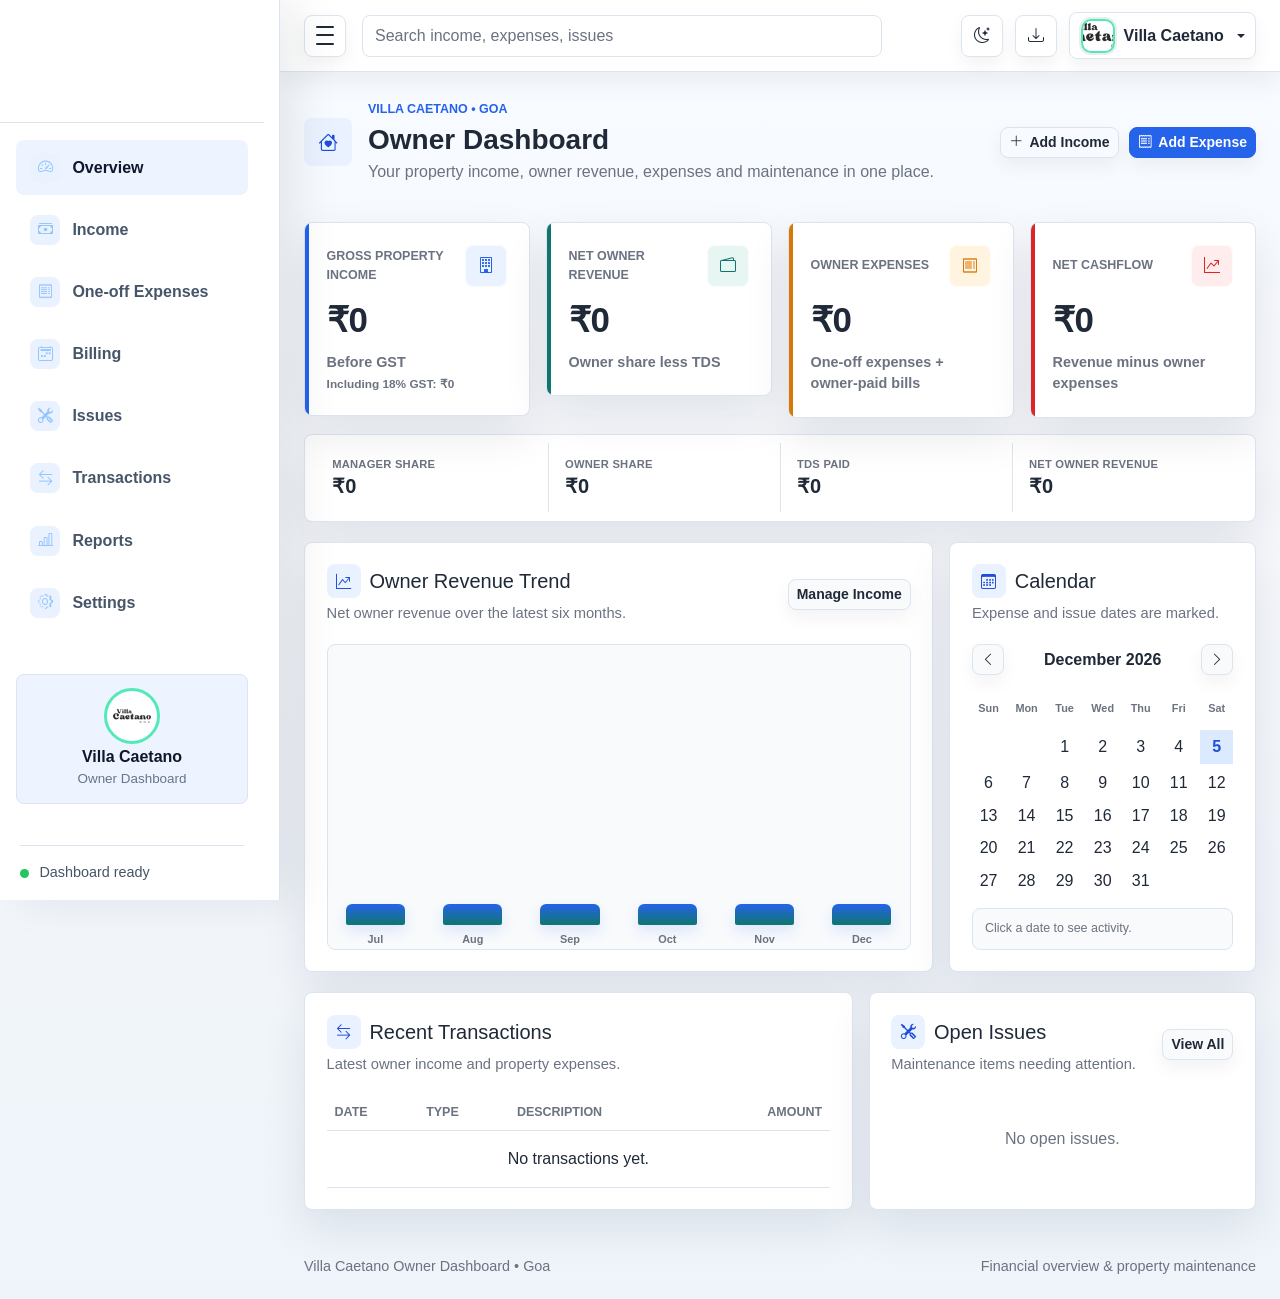
<file: index.html>
<!DOCTYPE html>
<!DOCTYPE html>
<!DOCTYPE html>
<html lang="en">
 <head>
  <meta charset="utf-8"/>
  <meta content="width=device-width, initial-scale=1.0" name="viewport"/>
  <meta content="Villa Caetano Owner Dashboard" name="description"/>
  <title>
   Owner Dashboard | Villa Caetano
  </title>
  <link href="assets/images/brand/villa-caetano/logo-black.png" rel="icon"/>
  <link href="assets/css/bootstrap.min.css" rel="stylesheet"/>
  <link href="assets/vendors/bootstrap-icons/bootstrap-icons.css" rel="stylesheet"/>
  <link href="assets/css/style.css" rel="stylesheet"/>
 </head>
 <body data-page="dashboard">
  <div class="admin-shell">
   <div class="sidebar-backdrop" data-sidebar-close="">
   </div>
   <aside aria-label="Main navigation" class="admin-sidebar" id="adminSidebar">
    <div class="sidebar-header">
     <a aria-label="Villa Caetano dashboard" class="brand-mark" href="index.html">
      <div class="sidebar-logo-wrap">
       <img alt="Villa Caetano Goa" class="vc-logo" src="assets/images/brand/villa-caetano/logo-white.png"/>
      </div>
     </a>
    </div>
    <nav class="sidebar-nav">
     <a class="nav-link" data-page="dashboard" href="index.html">
      <span class="nav-icon">
       <i class="bi bi-speedometer2">
       </i>
      </span>
      <span class="nav-text">
       Overview
      </span>
     </a>
     <a class="nav-link" data-page="income" href="income.html">
      <span class="nav-icon">
       <i class="bi bi-cash-stack">
       </i>
      </span>
      <span class="nav-text">
       Income
      </span>
     </a>
     <a class="nav-link" data-page="expenses" href="expenses.html">
      <span class="nav-icon">
       <i class="bi bi-receipt">
       </i>
      </span>
      <span class="nav-text">
       One-off Expenses
      </span>
     </a>
     <a class="nav-link" data-page="billing" href="monthly-billing.html">
      <span class="nav-icon"><i class="bi bi-calendar2-week"></i></span>
      <span class="nav-text">Billing</span>
     </a>
<a class="nav-link" data-page="issues" href="issues.html">
      <span class="nav-icon">
       <i class="bi bi-tools">
       </i>
      </span>
      <span class="nav-text">
       Issues
      </span>
     </a>
<a class="nav-link" data-page="transactions" href="transactions.html">
      <span class="nav-icon">
       <i class="bi bi-arrow-left-right">
       </i>
      </span>
      <span class="nav-text">
       Transactions
      </span>
     </a>
     <a class="nav-link" data-page="reports" href="reports.html">
      <span class="nav-icon"><i class="bi bi-bar-chart-line"></i></span>
      <span class="nav-text">Reports</span>
     </a>
     <a class="nav-link" data-page="settings" href="settings.html">
      <span class="nav-icon">
       <i class="bi bi-gear">
       </i>
      </span>
      <span class="nav-text">
       Settings
      </span>
     </a>
    </nav>
    <div class="sidebar-user">
     <img alt="Villa Caetano" class="avatar-img avatar-md sidebar-user-avatar" src="assets/images/brand/villa-caetano/logo-black.png"/>
     <strong>
      Villa Caetano
     </strong>
     <small>
      Owner Dashboard
     </small>
    </div>
    <div class="sidebar-footer">
     <span class="status-dot">
     </span>
     <span class="sidebar-footer-text">
      Dashboard ready
     </span>
    </div>
   </aside>
   <div class="admin-main">
    <nav class="navbar admin-navbar navbar-expand bg-white">
     <div class="container-fluid px-3 px-lg-4">
      <button aria-controls="adminSidebar" aria-expanded="true" aria-label="Toggle sidebar" class="sidebar-toggle" data-sidebar-toggle="" type="button">
       <span>
       </span>
       <span>
       </span>
       <span>
       </span>
      </button>
      <a class="d-lg-none ms-2" href="index.html">
       <img alt="Villa Caetano" class="vc-logo-navbar" src="assets/images/brand/villa-caetano/logo-black.png"/>
      </a>
      <form class="d-none d-md-flex ms-3 flex-grow-1" role="search">
       <input aria-label="Search" class="form-control search-input" placeholder="Search income, expenses, issues" type="search"/>
      </form>
      <div class="navbar-actions ms-auto">
       <button aria-label="Switch color theme" class="icon-button theme-toggle" data-theme-toggle="" type="button">
        <i class="bi bi-moon-stars" data-theme-icon="">
        </i>
       </button>
       <button aria-label="Export backup" class="icon-button" data-export="" title="Export backup" type="button">
        <i class="bi bi-download">
        </i>
       </button>
       <div class="dropdown">
        <button class="profile-button dropdown-toggle" data-bs-toggle="dropdown" type="button">
         <img alt="Villa Caetano" class="avatar-img avatar-sm" src="assets/images/brand/villa-caetano/logo-black.png"/>
         <span class="profile-name d-none d-sm-inline">
          Villa Caetano
         </span>
        </button>
        <ul class="dropdown-menu dropdown-menu-end">
         <li>
          <a class="dropdown-item" href="settings.html">
           Dashboard settings
          </a>
         </li>
         <li>
          <a class="dropdown-item" href="index.html">
           Overview
          </a>
         </li>
        </ul>
       </div>
      </div>
     </div>
    </nav>
    <main class="dashboard-content">
     <div class="container-fluid px-3 px-lg-4 py-4">
      <div class="page-heading">
       <div class="page-heading-copy">
        <span class="page-icon">
         <i class="bi bi-house-heart">
         </i>
        </span>
        <div>
         <p class="eyebrow mb-1">
          Villa Caetano • Goa
         </p>
         <h1 class="h3 mb-1">
          Owner Dashboard
         </h1>
         <p class="text-muted mb-0">
          Your property income, owner revenue, expenses and maintenance in one place.
         </p>
        </div>
       </div>
       <div class="heading-actions">
        <a class="btn btn-outline-secondary btn-sm" href="income.html">
         <i class="bi bi-plus-lg">
         </i>
         Add Income
        </a>
        <a class="btn btn-vc btn-sm" href="expenses.html">
         <i class="bi bi-receipt">
         </i>
         Add Expense
        </a>
       </div>
      </div>
      <section aria-label="Financial metrics" class="row g-3 mt-1">
       <div class="col-12 col-sm-6 col-xl-3">
        <article class="metric-card metric-primary">
         <div class="metric-top">
          <span class="metric-label">
           Gross Property Income
          </span>
          <span class="metric-icon">
           <i class="bi bi-building">
           </i>
          </span>
         </div>
         <div class="metric-value vc-money" id="gross-income">
          ₹0
         </div>
         <div class="metric-meta metric-subvalue">
          <span>
           Before GST
          </span>
          <strong id="gross-income-with-gst">
           Including 18% GST: ₹0
          </strong>
         </div>
        </article>
       </div>
       <div class="col-12 col-sm-6 col-xl-3">
        <article class="metric-card metric-success">
         <div class="metric-top">
          <span class="metric-label">
           Net Owner Revenue
          </span>
          <span class="metric-icon">
           <i class="bi bi-wallet2">
           </i>
          </span>
         </div>
         <div class="metric-value vc-money" id="net-revenue">
          ₹0
         </div>
         <div class="metric-meta">
          <span>
           Owner share less TDS
          </span>
         </div>
        </article>
       </div>
       <div class="col-12 col-sm-6 col-xl-3">
        <article class="metric-card metric-warning">
         <div class="metric-top">
          <span class="metric-label">
           Owner Expenses
          </span>
          <span class="metric-icon">
           <i class="bi bi-receipt">
           </i>
          </span>
         </div>
         <div class="metric-value vc-money" id="owner-expenses">
          ₹0
         </div>
         <div class="metric-meta">
          <span>
           One-off expenses + owner-paid bills
          </span>
         </div>
        </article>
       </div>
       <div class="col-12 col-sm-6 col-xl-3">
        <article class="metric-card metric-danger">
         <div class="metric-top">
          <span class="metric-label">
           Net Cashflow
          </span>
          <span class="metric-icon">
           <i class="bi bi-graph-up-arrow">
           </i>
          </span>
         </div>
         <div class="metric-value vc-money" id="net-cashflow">
          ₹0
         </div>
         <div class="metric-meta">
          <span>
           Revenue minus owner expenses
          </span>
         </div>
        </article>
       </div>
      </section>
      <section class="panel mt-3 income-breakdown-panel income-breakdown-thin" aria-label="Income breakdown">
       <div class="vc-breakdown">
        <div class="vc-breakdown-item vc-breakdown-thin-item">
         <span>Manager Share</span><strong id="manager-share">₹0</strong>
        </div>
        <div class="vc-breakdown-item vc-breakdown-thin-item">
         <span>Owner Share</span><strong id="owner-share">—</strong>
        </div>
        <div class="vc-breakdown-item vc-breakdown-thin-item">
         <span>TDS Paid</span><strong id="tds-paid">₹0</strong>
        </div>
        <div class="vc-breakdown-item vc-breakdown-thin-item">
         <span>Net Owner Revenue</span><strong id="net-revenue-2">—</strong>
        </div>
       </div>
      </section>
      <section class="row g-3 mt-1 dashboard-trend-row">
       <div class="col-12 col-xl-8">
        <div class="panel h-100 dashboard-chart-panel trend-panel">
         <div class="panel-header">
          <div>
           <h2 class="h5 mb-1 section-title">
            <i class="bi bi-graph-up-arrow">
            </i>
            <span>
             Owner Revenue Trend
            </span>
           </h2>
           <p class="text-muted mb-0">
            Net owner revenue over the latest six months.
           </p>
          </div>
          <a class="btn btn-light btn-sm" href="income.html">
           Manage Income
          </a>
         </div>
         <div aria-label="Owner revenue trend" class="vc-trend-chart" id="trend-chart">
         </div>
        </div>
       </div>
       <div class="col-12 col-xl-4">
        <div class="panel h-100 dashboard-chart-panel calendar-panel">
         <div class="panel-header">
          <div>
           <h2 class="h5 mb-1 section-title">
            <i class="bi bi-calendar3">
            </i>
            <span>
             Calendar
            </span>
           </h2>
           <p class="text-muted mb-0">
            Expense and issue dates are marked.
           </p>
          </div>
         </div>
         <div class="vc-calendar" id="vc-calendar">
         </div>
        </div>
       </div>
      </section>
      <section class="row g-3 mt-1">
       <div class="col-12 col-xl-7">
        <div class="panel" id="transactions">
         <div class="panel-header">
          <div>
           <h2 class="h5 mb-1 section-title">
            <i class="bi bi-arrow-left-right">
            </i>
            <span>
             Recent Transactions
            </span>
           </h2>
           <p class="text-muted mb-0">
            Latest owner income and property expenses.
           </p>
          </div>
         </div>
         <div class="table-responsive">
          <table class="table align-middle mb-0">
           <thead>
            <tr>
             <th>
              Date
             </th>
             <th>
              Type
             </th>
             <th>
              Description
             </th>
             <th class="text-end">
              Amount
             </th>
            </tr>
           </thead>
           <tbody id="recent-transactions">
           </tbody>
          </table>
         </div>
        </div>
       </div>
       <div class="col-12 col-xl-5">
        <div class="panel h-100">
         <div class="panel-header">
          <div>
           <h2 class="h5 mb-1 section-title">
            <i class="bi bi-tools">
            </i>
            <span>
             Open Issues
            </span>
           </h2>
           <p class="text-muted mb-0">
            Maintenance items needing attention.
           </p>
          </div>
          <a class="btn btn-light btn-sm" href="issues.html">
           View All
          </a>
         </div>
         <div class="vc-list" id="issue-list">
         </div>
        </div>
       </div>
      </section>
     </div>
    </main>
    <footer class="admin-footer">
     <div class="container-fluid px-3 px-lg-4">
      <span>
       Villa Caetano Owner Dashboard • Goa
      </span>
      <span>
       Financial overview &amp; property maintenance
      </span>
     </div>
    </footer>
   </div>
  </div>
  <script src="assets/js/bootstrap.bundle.min.js">
  </script>
  <script src="assets/js/main.js">
  </script>
  <script src="assets/js/villa-caetano.js">
  </script>
 </body>
</html>
</file>
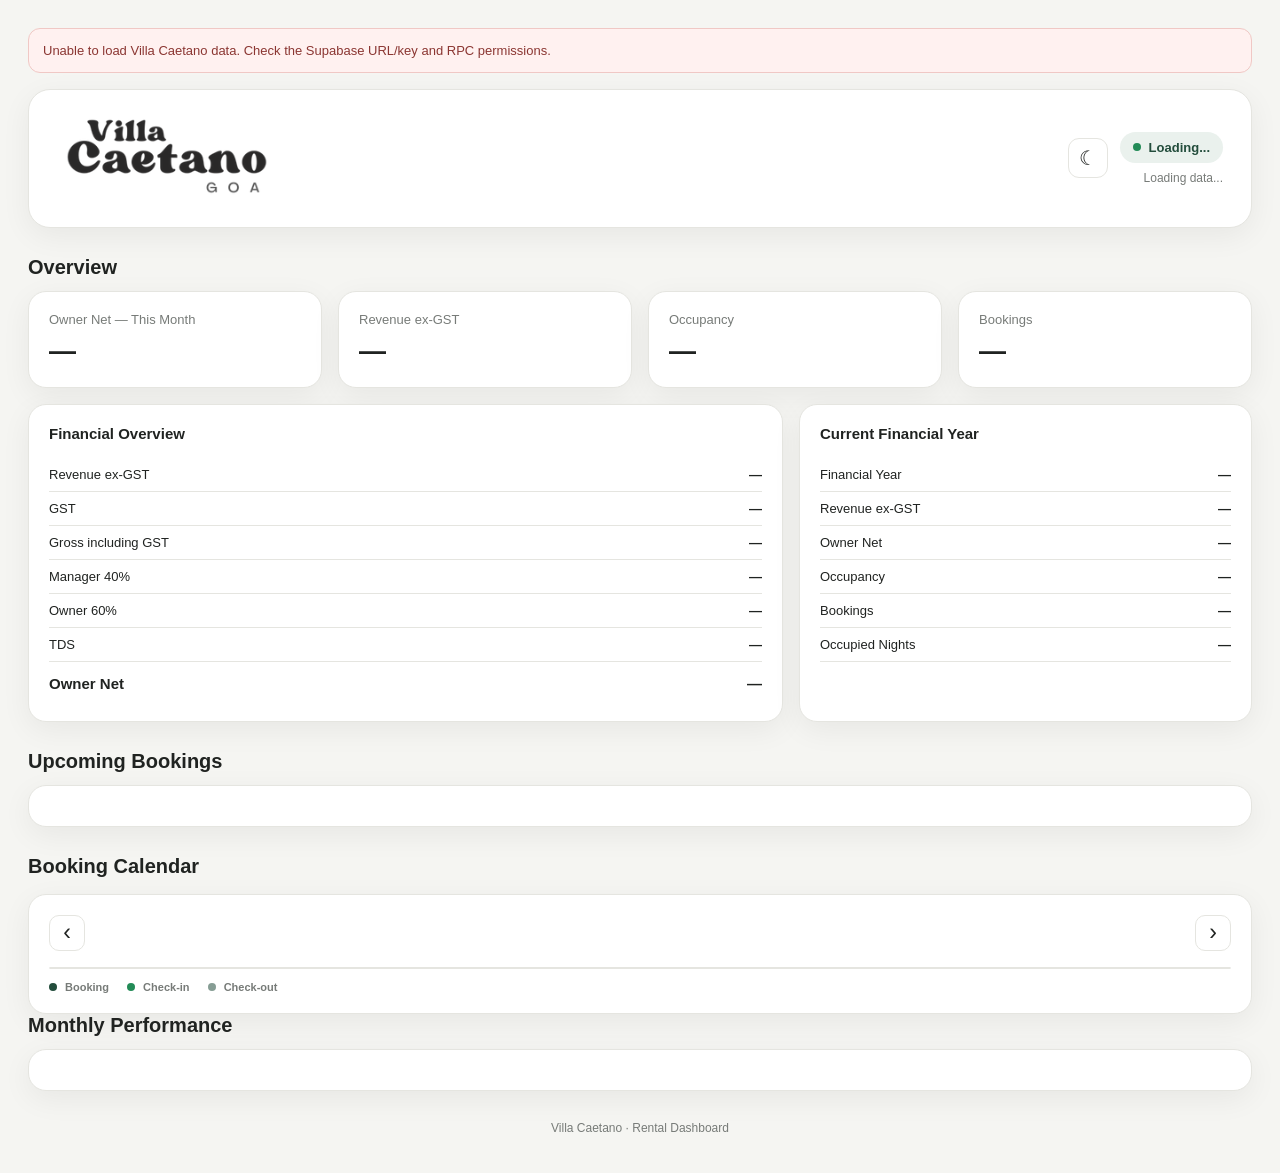
<file: rental/index.html>
<!doctype html>
<html lang="en">
<head>
<meta charset="utf-8">
<meta name="viewport" content="width=device-width,initial-scale=1">
<title>Villa Caetano — Rental Dashboard</title>
<style>
:root{
  --bg:#f5f5f2;
  --card:#ffffff;
  --text:#202321;
  --muted:#777b78;
  --border:#e5e5e0;
  --accent:#234d3c;
  --soft:#eaf1ed;
  --ok:#238b57;
  --table:#fafaf8;
  --source-bg:#f1f2ef;
  --source-text:#5d625e;
  --error-bg:#fff1f0;
  --error-border:#f0c8c5;
  --error-text:#8b3632;
  --shadow:0 8px 30px rgba(20,25,22,.06);
  --radius:18px;
}
html[data-theme="dark"]{
  --bg:#151816;
  --card:#1e2421;
  --text:#eef2ef;
  --muted:#9ba59f;
  --border:#343d38;
  --accent:#9bc5af;
  --soft:#26352d;
  --ok:#5bc98c;
  --table:#191e1b;
  --source-bg:#2b332f;
  --source-text:#c3cbc6;
  --error-bg:#351f1e;
  --error-border:#69413e;
  --error-text:#f0aaa4;
  --shadow:0 8px 30px rgba(0,0,0,.20);
}
*{box-sizing:border-box}
html{color-scheme:light}
html[data-theme="dark"]{color-scheme:dark}
body{
  margin:0;
  background:var(--bg);
  color:var(--text);
  font-family:Inter,-apple-system,BlinkMacSystemFont,"Segoe UI",sans-serif;
  transition:background .2s ease,color .2s ease;
}
.container{max-width:1400px;margin:auto;padding:28px}
header,.card{
  background:var(--card);
  border:1px solid var(--border);
  box-shadow:var(--shadow);
  transition:background .2s ease,border-color .2s ease,box-shadow .2s ease;
}
header{
  border-radius:22px;
  padding:24px 28px;
  display:flex;
  align-items:center;
  justify-content:space-between;
  gap:20px;
  margin-bottom:22px;
}
.logo{width:220px;max-height:90px;object-fit:contain;object-position:left center}
.header-right{text-align:right}
.header-controls{display:flex;align-items:center;justify-content:flex-end;gap:12px}
.theme-toggle{
  width:40px;height:40px;border:1px solid var(--border);border-radius:11px;
  background:var(--card);color:var(--text);cursor:pointer;font-size:20px;
  display:inline-flex;align-items:center;justify-content:center;
  transition:background .2s ease,border-color .2s ease,color .2s ease,transform .15s ease;
}
.theme-toggle:hover{transform:translateY(-1px)}
.status{
  display:inline-flex;align-items:center;gap:8px;padding:8px 13px;border-radius:999px;
  background:var(--soft);color:var(--accent);font-weight:700;font-size:13px
}
.dot{width:8px;height:8px;border-radius:50%;background:var(--ok)}
.last-sync{color:var(--muted);font-size:12px;margin-top:8px}
.section-title{font-size:20px;margin:28px 0 12px}
.grid{display:grid;grid-template-columns:repeat(4,1fr);gap:16px}
.card{border-radius:var(--radius);padding:20px}
.metric-label{color:var(--muted);font-size:13px;margin-bottom:9px}
.metric{font-size:27px;font-weight:750}
.two-col{display:grid;grid-template-columns:1.25fr .75fr;gap:16px;margin-top:16px}
.card-title{font-size:15px;font-weight:700;margin-bottom:16px}
.financial-table{width:100%;border-collapse:collapse;font-size:13px}
.financial-table td{padding:9px 0;border-bottom:1px solid var(--border)}
.financial-table td:last-child{text-align:right;font-weight:650}
.financial-table .total td{font-size:15px;font-weight:800;border-bottom:0;padding-top:13px}
.calendar{display:grid;gap:10px}
.calendar-item{
  display:grid;grid-template-columns:115px 1fr auto;gap:15px;align-items:center;
  padding:15px;border:1px solid var(--border);border-radius:13px;background:var(--table)
}
.calendar-date{font-weight:750;color:var(--accent)}
.calendar-guest{font-weight:700}
.booking-details{color:var(--muted);font-size:13px;margin-top:6px}
.booking-price{font-weight:750}
.source{
  display:inline-block;margin-top:8px;padding:4px 8px;border-radius:7px;
  background:var(--source-bg);color:var(--source-text);font-size:11px;font-weight:650
}
.month-row{
  display:grid;grid-template-columns:130px 1fr 110px 100px;gap:12px;padding:12px 0;
  border-bottom:1px solid var(--border);align-items:center;font-size:13px
}
.month-row:last-child{border-bottom:0}
.month-name{font-weight:700}
.muted{color:var(--muted)}
.error{
  display:none;background:var(--error-bg);border:1px solid var(--error-border);color:var(--error-text);
  padding:14px;border-radius:12px;margin-bottom:16px;font-size:13px
}
footer{text-align:center;color:var(--muted);font-size:12px;padding:30px 0 10px}
@media(max-width:950px){
  .grid{grid-template-columns:repeat(2,1fr)}
  .two-col{grid-template-columns:1fr}
  .month-row{grid-template-columns:1fr 1fr}
}
@media(max-width:600px){
  .container{padding:14px}
  header{padding:18px;flex-direction:column;align-items:flex-start}
  .header-right{text-align:left;width:100%}
  .header-controls{justify-content:flex-start}
  .logo{width:190px}
  .grid{gap:10px}
  .card{padding:15px}
  .metric{font-size:21px}
  .calendar-item{grid-template-columns:1fr;gap:5px}
  .month-row{grid-template-columns:1fr}
}

.booking-calendar-card{margin-top:16px}
.calendar-toolbar{display:flex;align-items:center;justify-content:space-between;margin-bottom:16px}
.cal-month-title{font-size:18px;font-weight:750}
.cal-btn{
  width:36px;height:36px;border:1px solid var(--border);border-radius:10px;
  background:var(--card);color:var(--text);font-size:23px;line-height:1;cursor:pointer
}
.booking-calendar{display:grid;grid-template-columns:repeat(7,1fr);border:1px solid var(--border);border-radius:14px;overflow:hidden}
.cal-weekday{padding:10px 8px;background:var(--table);color:var(--muted);font-size:11px;font-weight:750;text-transform:uppercase;border-right:1px solid var(--border);border-bottom:1px solid var(--border)}
.cal-day{
  min-height:105px;padding:8px;border-right:1px solid var(--border);border-bottom:1px solid var(--border);
  background:var(--card);position:relative
}
.cal-day.empty{background:var(--table)}
.cal-number{font-size:12px;font-weight:700;color:var(--muted);margin-bottom:5px}
.cal-day.today .cal-number{color:var(--accent)}
.cal-booking{
  display:block;margin-top:4px;padding:5px 6px;border-radius:7px;
  background:var(--soft);color:var(--accent);font-size:10px;font-weight:700;
  overflow:hidden;text-overflow:ellipsis;white-space:nowrap
}
.cal-booking.checkin{border-left:3px solid var(--ok)}
.cal-booking.checkout{opacity:.72}
.calendar-legend{display:flex;gap:18px;margin-top:12px;color:var(--muted);font-size:11px}
.legend-dot{display:inline-block;width:8px;height:8px;border-radius:50%;background:var(--accent);margin-right:5px}
.legend-dot.checkin{background:var(--ok)}
.legend-dot.checkout{opacity:.55}
@media(max-width:700px){
  .cal-day{min-height:78px;padding:5px}
  .cal-booking{font-size:9px;padding:4px}
  .cal-weekday{font-size:9px;padding:7px 3px}
}

</style>
</head>
<body>
<main class="container">
<div id="error" class="error"></div>
<header>
<img id="siteLogo" class="logo" src="../assets/images/brand/villa-caetano/logo-black.png" alt="Villa Caetano">
<div class="header-right">
<div class="header-controls">
<button id="themeToggle" class="theme-toggle" type="button" aria-label="Switch color theme" title="Switch color theme">
<span id="themeIcon">☾</span>
</button>
<div>
<div id="status" class="status"><span class="dot"></span><span>Loading...</span></div>
<div id="lastSync" class="last-sync">Loading data...</div>
</div>
</div>
</div>
</header>

<h2 class="section-title">Overview</h2>
<section class="grid">
<div class="card"><div class="metric-label">Owner Net — This Month</div><div id="ownerNet" class="metric">—</div></div>
<div class="card"><div class="metric-label">Revenue ex-GST</div><div id="revenue" class="metric">—</div></div>
<div class="card"><div class="metric-label">Occupancy</div><div id="occupancy" class="metric">—</div></div>
<div class="card"><div class="metric-label">Bookings</div><div id="bookingCount" class="metric">—</div></div>
</section>

<section class="two-col">
<div class="card">
<div class="card-title" id="monthTitle">Financial Overview</div>
<table class="financial-table">
<tr><td>Revenue ex-GST</td><td id="fRevenue">—</td></tr>
<tr><td>GST</td><td id="fGst">—</td></tr>
<tr><td>Gross including GST</td><td id="fGross">—</td></tr>
<tr><td>Manager 40%</td><td id="fManager">—</td></tr>
<tr><td>Owner 60%</td><td id="fOwner">—</td></tr>
<tr><td>TDS</td><td id="fTds">—</td></tr>
<tr class="total"><td>Owner Net</td><td id="fNet">—</td></tr>
</table>
</div>
<div class="card">
<div class="card-title">Current Financial Year</div>
<table class="financial-table">
<tr><td>Financial Year</td><td id="fyName">—</td></tr>
<tr><td>Revenue ex-GST</td><td id="fyRevenue">—</td></tr>
<tr><td>Owner Net</td><td id="fyNet">—</td></tr>
<tr><td>Occupancy</td><td id="fyOccupancy">—</td></tr>
<tr><td>Bookings</td><td id="fyBookings">—</td></tr>
<tr><td>Occupied Nights</td><td id="fyNights">—</td></tr>
</table>
</div>
</section>

<h2 class="section-title">Upcoming Bookings</h2>
<section class="card"><div id="upcoming" class="calendar"></div></section>

<h2 class="section-title">
<section class="section-title">Booking Calendar</section>
<div class="card booking-calendar-card">
  <div class="calendar-toolbar">
    <button id="calPrev" class="cal-btn" type="button">‹</button>
    <div id="calMonth" class="cal-month-title"></div>
    <button id="calNext" class="cal-btn" type="button">›</button>
  </div>
  <div class="booking-calendar" id="bookingCalendar"></div>
  <div class="calendar-legend">
    <span><i class="legend-dot booked"></i> Booking</span>
    <span><i class="legend-dot checkin"></i> Check-in</span>
    <span><i class="legend-dot checkout"></i> Check-out</span>
  </div>
</div>
Monthly Performance</h2>
<section class="card"><div id="monthly"></div></section>

<footer>Villa Caetano · Rental Dashboard</footer>
</main>

<script>
(function(){
  const saved = localStorage.getItem("vc-theme");
  const prefersDark = window.matchMedia && window.matchMedia("(prefers-color-scheme: dark)").matches;
  const theme = saved || (prefersDark ? "dark" : "light");
  document.documentElement.setAttribute("data-theme", theme);
  window.addEventListener("DOMContentLoaded", function(){
    const logo = document.getElementById("siteLogo");
    if (logo) logo.src = theme === "dark"
      ? "../assets/images/brand/villa-caetano/logo-white.png"
      : "../assets/images/brand/villa-caetano/logo-black.png";
  });

  window.addEventListener("DOMContentLoaded", function(){
    const button = document.getElementById("themeToggle");
    const icon = document.getElementById("themeIcon");
    function updateIcon(){
      const dark = document.documentElement.getAttribute("data-theme") === "dark";
      const logo = document.getElementById("siteLogo");
      if (logo) {
        logo.src = dark
          ? "../assets/images/brand/villa-caetano/logo-white.png"
          : "../assets/images/brand/villa-caetano/logo-black.png";
      }
      icon.textContent = dark ? "☀" : "☾";
      button.setAttribute("aria-label", dark ? "Switch to light theme" : "Switch to dark theme");
      button.title = dark ? "Switch to light theme" : "Switch to dark theme";
    }
    updateIcon();
    button.addEventListener("click", function(){
      const dark = document.documentElement.getAttribute("data-theme") === "dark";
      const next = dark ? "light" : "dark";
      document.documentElement.setAttribute("data-theme", next);
      localStorage.setItem("vc-theme", next);
      updateIcon();
    });
  });
})();
</script>
<script>
const SUPABASE_URL=
"https://xmpnwjsqisdvwpoyrgnv.supabase.co";
const SUPABASE_KEY="sb_publishable_zxOKE_9GzAg0qXfMXxY6iw__KFKMih6";
const RPC_URL=`${SUPABASE_URL}/rest/v1/rpc/get_villa_caetano_dashboard`;

const money=v=>"₹"+Number(v||0).toLocaleString("en-IN",{maximumFractionDigits:0});
const dateShort=v=>{if(!v)return"—";return new Date(v+"T00:00:00").toLocaleDateString("en-GB",{day:"numeric",month:"short"})};
const esc=v=>String(v??"").replaceAll("&","&amp;").replaceAll("<","&lt;").replaceAll(">","&gt;").replaceAll('"',"&quot;").replaceAll("'","&#039;");

async function loadDashboard(){
 try{
  const r=await fetch(RPC_URL,{method:"POST",headers:{"apikey":SUPABASE_KEY,"Authorization":`Bearer ${SUPABASE_KEY}`,"Content-Type":"application/json"},body:"{}"});
  if(!r.ok)throw new Error(`Supabase returned HTTP ${r.status}`);
  renderDashboard(await r.json());
 }catch(e){
  console.error(e);
  const box=document.getElementById("error");box.style.display="block";
  box.textContent="Unable to load Villa Caetano data. Check the Supabase URL/key and RPC permissions.";
 }
}

function renderDashboard(d){
 const status=document.getElementById("status");
 status.innerHTML=d.occupied&&d.current?`<span class="dot"></span> OCCUPIED · ${esc(d.current.guest)}`:`<span class="dot"></span> VACANT`;

 if(d.last_sync?.completed_at){
  const x=new Date(d.last_sync.completed_at);
  document.getElementById("lastSync").textContent=`Last synced ${x.toLocaleString("en-GB",{day:"numeric",month:"short",year:"numeric",hour:"2-digit",minute:"2-digit"})} · ${d.last_sync.records_processed||0} bookings`;
 }else document.getElementById("lastSync").textContent="Last sync unavailable";

 const currentKey=new Date().toISOString().slice(0,7),m=d.months?.[currentKey];
 if(m){
  ownerNet.textContent=money(m.owner_net);revenue.textContent=money(m.nbv);
  occupancy.textContent=`${m.occupancy_rate}%`;bookingCount.textContent=m.bookings;
  monthTitle.textContent=`Financial Overview · ${m.month_name} ${m.year}`;
  fRevenue.textContent=money(m.nbv);fGst.textContent=money(m.gst);fGross.textContent=money(m.gross_including_gst);
  fManager.textContent=money(m.manager_40);fOwner.textContent=money(m.owner_60);fTds.textContent=money(m.tds);fNet.textContent=money(m.owner_net);
 }

 const now=new Date();
 const fyKey=now.getMonth()>=3?`FY ${now.getFullYear()}-${String(now.getFullYear()+1).slice(-2)}`:`FY ${now.getFullYear()-1}-${String(now.getFullYear()).slice(-2)}`;
 const fy=d.financial_years?.[fyKey];
 if(fy){
  fyName.textContent=fy.financial_year;fyRevenue.textContent=money(fy.nbv);fyNet.textContent=money(fy.owner_net);
  fyOccupancy.textContent=`${fy.occupancy_rate}%`;fyBookings.textContent=fy.bookings;fyNights.textContent=fy.occupied_nights;
 }

 const today=new Date().toISOString().slice(0,10);
 const upcoming=(d.bookings||[]).filter(b=>b.check_in>=today).sort((a,b)=>a.check_in.localeCompare(b.check_in));
 document.getElementById("upcoming").innerHTML=upcoming.length?upcoming.map(b=>`
 <div class="calendar-item">
  <div class="calendar-date">${dateShort(b.check_in)}</div>
  <div><div class="calendar-guest">${esc(b.guest)}</div>
  <div class="booking-details">${dateShort(b.check_in)} → ${dateShort(b.check_out)} · ${b.nights} night${Number(b.nights)===1?"":"s"} · ${b.adults} adults${Number(b.kids)?` · ${b.kids} kids`:""}</div>
  <span class="source">${esc(b.source)}</span></div>
  <div class="booking-price">${money(b.nbv)}</div>
 </div>`).join(""):`<div class="muted">No upcoming bookings.</div>`;

 const months=Object.values(d.months||{}).sort((a,b)=>`${a.year}-${String(a.month).padStart(2,"0")}`.localeCompare(`${b.year}-${String(b.month).padStart(2,"0")}`));
 document.getElementById("monthly").innerHTML=months.length?months.map(m=>`
 <div class="month-row"><div class="month-name">${esc(m.month_name)} ${m.year}</div>
 <div><strong>${money(m.owner_net)}</strong> <span class="muted">owner net</span></div>
 <div>${m.occupancy_rate}% occupancy</div><div>${m.bookings} booking${Number(m.bookings)===1?"":"s"}</div></div>`).join(""):`<div class="muted">No monthly data available.</div>`;

 // Feed the same Supabase booking data directly into the calendar.
 if (window.renderBookingCalendar) {
   window.renderBookingCalendar(d.bookings || []);
 }
}
loadDashboard();setInterval(loadDashboard,5*60*1000);
</script>

<script>
(function(){
  let calendarDate = new Date();
  let bookingData = [];

  function parseLocalDate(s){
    const p = String(s).split("-");
    return new Date(Number(p[0]), Number(p[1])-1, Number(p[2]));
  }
  function dateKey(d){
    return d.getFullYear()+"-"+String(d.getMonth()+1).padStart(2,"0")+"-"+String(d.getDate()).padStart(2,"0");
  }
  function esc(s){
    return String(s ?? "").replace(/[&<>"']/g, c => ({'&':'&amp;','<':'&lt;','>':'&gt;','"':'&quot;',"'":'&#39;'}[c]));
  }

  window.renderBookingCalendar = function(bookings){
    bookingData = Array.isArray(bookings) ? bookings : [];
    const root = document.getElementById("bookingCalendar");
    const title = document.getElementById("calMonth");
    if(!root || !title) return;

    const y = calendarDate.getFullYear();
    const m = calendarDate.getMonth();
    title.textContent = calendarDate.toLocaleDateString("en-GB",{month:"long",year:"numeric"});

    const first = new Date(y,m,1);
    const days = new Date(y,m+1,0).getDate();
    const offset = (first.getDay()+6)%7; // Monday first
    const today = dateKey(new Date());

    let out = ["Mon","Tue","Wed","Thu","Fri","Sat","Sun"]
      .map(x=>`<div class="cal-weekday">${x}</div>`).join("");

    for(let i=0;i<offset;i++) out += `<div class="cal-day empty"></div>`;

    for(let d=1;d<=days;d++){
      const date = new Date(y,m,d);
      const key = dateKey(date);
      const events = bookingData.filter(b => {
        if(!b.check_in || !b.check_out) return false;
        return key >= b.check_in && key < b.check_out;
      });
      const checkins = bookingData.filter(b => b.check_in === key);
      const checkouts = bookingData.filter(b => b.check_out === key);

      let content = `<div class="cal-number">${d}</div>`;
      events.slice(0,3).forEach(b=>{
        const ci = b.check_in === key;
        content += `<div class="cal-booking ${ci?'checkin':''}" title="${esc(b.guest)} · ${esc(b.check_in)} → ${esc(b.check_out)}">${esc(b.guest)}</div>`;
      });
      if(events.length > 3) content += `<div class="muted" style="font-size:10px;margin-top:3px">+${events.length-3} more</div>`;

      if(checkins.length && !events.some(b=>b.check_in===key)){
        checkins.slice(0,2).forEach(b=>content += `<div class="cal-booking checkin">↘ ${esc(b.guest)}</div>`);
      }
      if(checkouts.length){
        checkouts.slice(0,2).forEach(b=>content += `<div class="cal-booking checkout">↗ ${esc(b.guest)}</div>`);
      }

      out += `<div class="cal-day ${key===today?'today':''}">${content}</div>`;
    }
    root.innerHTML = out;
  };

  document.addEventListener("DOMContentLoaded",()=>{
    document.getElementById("calPrev")?.addEventListener("click",()=>{
      calendarDate.setMonth(calendarDate.getMonth()-1);
      window.renderBookingCalendar(bookingData);
    });
    document.getElementById("calNext")?.addEventListener("click",()=>{
      calendarDate.setMonth(calendarDate.getMonth()+1);
      window.renderBookingCalendar(bookingData);
    });
  });
})();
</script>

</body>
</html>
</file>
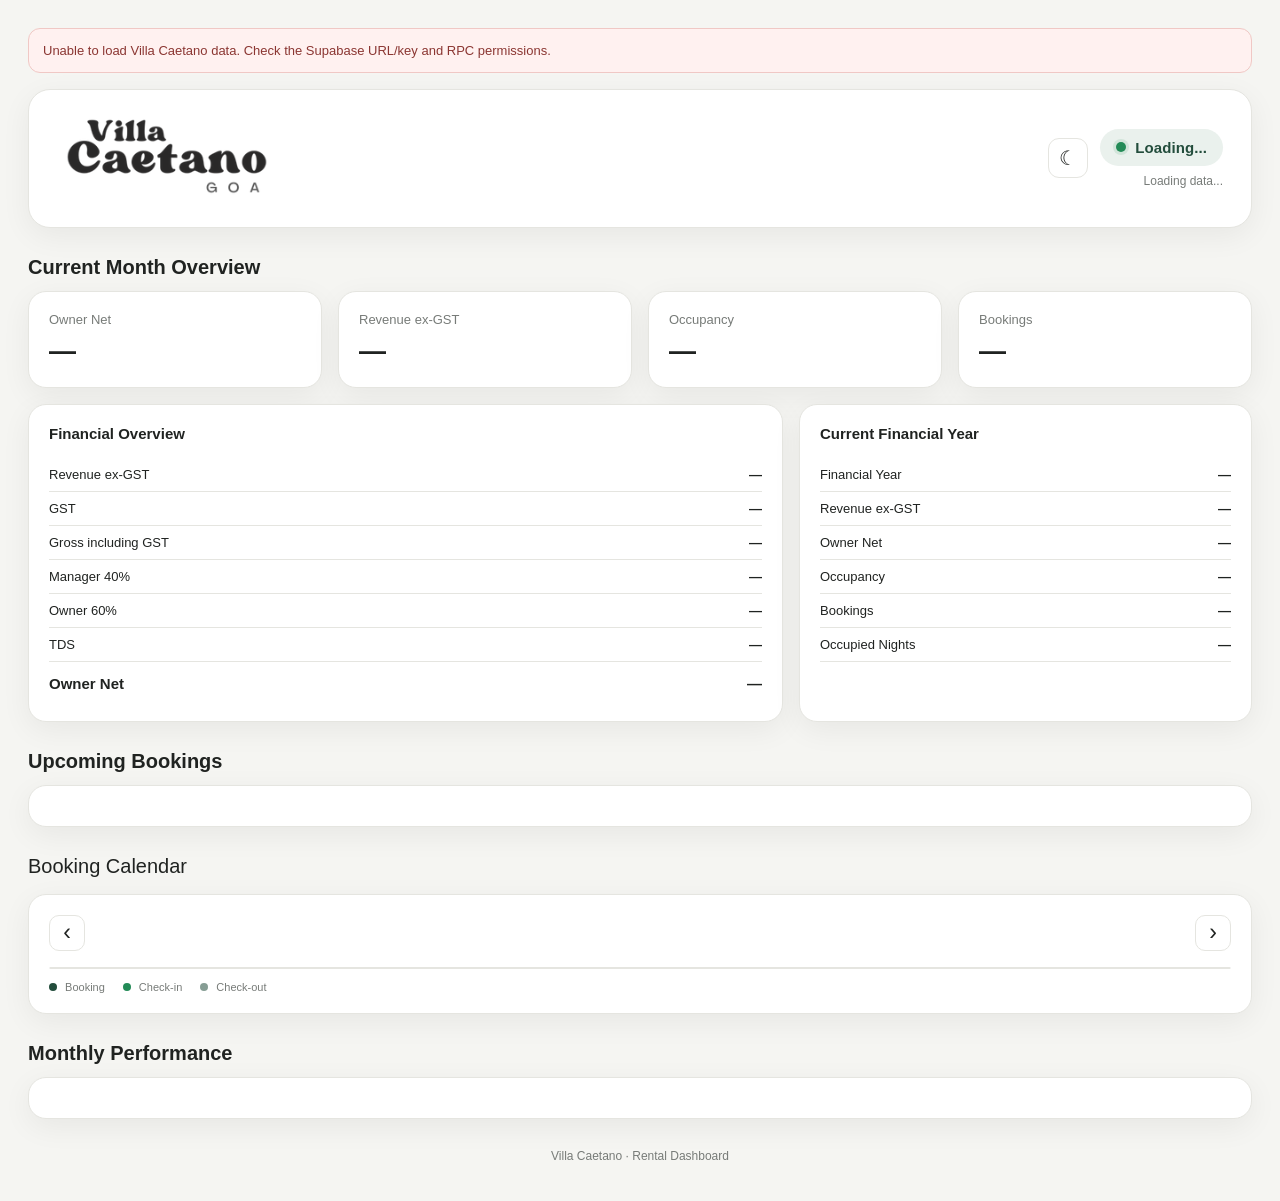
<file: vC7pQ4mX9kL2rN8tF5zW3/index.html>
<!doctype html>
<html lang="en">
<head>
<meta charset="utf-8">
<meta name="viewport" content="width=device-width,initial-scale=1">
<title>Villa Caetano — Rental Dashboard</title>
<style>
:root{
  --bg:#f5f5f2;
  --card:#ffffff;
  --text:#202321;
  --muted:#777b78;
  --border:#e5e5e0;
  --accent:#234d3c;
  --soft:#eaf1ed;
  --ok:#238b57;
  --table:#fafaf8;
  --source-bg:#f1f2ef;
  --source-text:#5d625e;
  --error-bg:#fff1f0;
  --error-border:#f0c8c5;
  --error-text:#8b3632;
  --shadow:0 8px 30px rgba(20,25,22,.06);
  --radius:18px;
}
html[data-theme="dark"]{
  --bg:#151816;
  --card:#1e2421;
  --text:#eef2ef;
  --muted:#9ba59f;
  --border:#343d38;
  --accent:#9bc5af;
  --soft:#26352d;
  --ok:#5bc98c;
  --table:#191e1b;
  --source-bg:#2b332f;
  --source-text:#c3cbc6;
  --error-bg:#351f1e;
  --error-border:#69413e;
  --error-text:#f0aaa4;
  --shadow:0 8px 30px rgba(0,0,0,.20);
}
*{box-sizing:border-box}
html{color-scheme:light}
html[data-theme="dark"]{color-scheme:dark}
body{
  margin:0;
  background:var(--bg);
  color:var(--text);
  font-family:Inter,-apple-system,BlinkMacSystemFont,"Segoe UI",sans-serif;
  transition:background .2s ease,color .2s ease;
}
.container{max-width:1400px;margin:auto;padding:28px}
header,.card{
  background:var(--card);
  border:1px solid var(--border);
  box-shadow:var(--shadow);
  transition:background .2s ease,border-color .2s ease,box-shadow .2s ease;
}
header{
  border-radius:22px;
  padding:24px 28px;
  display:flex;
  align-items:center;
  justify-content:space-between;
  gap:20px;
  margin-bottom:22px;
}
.logo{width:220px;max-height:90px;object-fit:contain;object-position:left center}
.header-right{text-align:right}
.header-controls{display:flex;align-items:center;justify-content:flex-end;gap:12px}
.theme-toggle{
  width:40px;height:40px;border:1px solid var(--border);border-radius:11px;
  background:var(--card);color:var(--text);cursor:pointer;font-size:20px;
  display:inline-flex;align-items:center;justify-content:center;
  transition:background .2s ease,border-color .2s ease,color .2s ease,transform .15s ease;
}
.theme-toggle:hover{transform:translateY(-1px)}
.status{
  display:inline-flex;align-items:center;gap:9px;padding:10px 16px;border-radius:999px;
  background:var(--soft);color:var(--accent);font-weight:800;font-size:15px;letter-spacing:.1px
}
.dot{width:10px;height:10px;border-radius:50%;background:var(--ok);box-shadow:0 0 0 3px rgba(35,139,87,.12)}
.last-sync{color:var(--muted);font-size:12px;margin-top:8px}
.section-title{font-size:20px;margin:28px 0 12px}
.grid{display:grid;grid-template-columns:repeat(4,1fr);gap:16px}
.card{border-radius:var(--radius);padding:20px}
.metric-label{color:var(--muted);font-size:13px;margin-bottom:9px}
.metric{font-size:27px;font-weight:750}
.two-col{display:grid;grid-template-columns:1.25fr .75fr;gap:16px;margin-top:16px}
.card-title{font-size:15px;font-weight:700;margin-bottom:16px}
.financial-table{width:100%;border-collapse:collapse;font-size:13px}
.financial-table td{padding:9px 0;border-bottom:1px solid var(--border)}
.financial-table td:last-child{text-align:right;font-weight:650}
.financial-table .total td{font-size:15px;font-weight:800;border-bottom:0;padding-top:13px}
.calendar{display:grid;gap:10px}
.calendar-item{
  display:grid;grid-template-columns:115px 1fr auto;gap:15px;align-items:center;
  padding:15px;border:1px solid var(--border);border-radius:13px;background:var(--table)
}
.calendar-date{font-weight:750;color:var(--accent)}
.calendar-guest{font-weight:700}
.booking-details{color:var(--muted);font-size:13px;margin-top:6px}
.booking-price{font-weight:750}
.source{
  display:inline-block;margin-top:8px;padding:4px 8px;border-radius:7px;
  background:var(--source-bg);color:var(--source-text);font-size:11px;font-weight:650
}
.month-row{
  display:grid;grid-template-columns:130px 1fr 110px 100px;gap:12px;padding:12px 0;
  border-bottom:1px solid var(--border);align-items:center;font-size:13px
}
.month-row:last-child{border-bottom:0}
.month-name{font-weight:700}
.muted{color:var(--muted)}
.error{
  display:none;background:var(--error-bg);border:1px solid var(--error-border);color:var(--error-text);
  padding:14px;border-radius:12px;margin-bottom:16px;font-size:13px
}
footer{text-align:center;color:var(--muted);font-size:12px;padding:30px 0 10px}
@media(max-width:950px){
  .grid{grid-template-columns:repeat(2,1fr)}
  .two-col{grid-template-columns:1fr}
  .month-row{grid-template-columns:1fr 1fr}
}
@media(max-width:600px){
  .container{padding:14px}
  header{padding:18px;flex-direction:column;align-items:flex-start}
  .header-right{text-align:left;width:100%}
  .header-controls{justify-content:flex-start}
  .logo{width:190px}
  .grid{gap:10px}
  .card{padding:15px}
  .metric{font-size:21px}
  .calendar-item{grid-template-columns:1fr;gap:5px}
  .month-row{grid-template-columns:1fr}
}

.booking-calendar-card{margin-top:16px}
.calendar-toolbar{display:flex;align-items:center;justify-content:space-between;margin-bottom:16px}
.cal-month-title{font-size:18px;font-weight:750}
.cal-btn{
  width:36px;height:36px;border:1px solid var(--border);border-radius:10px;
  background:var(--card);color:var(--text);font-size:23px;line-height:1;cursor:pointer
}
.booking-calendar{display:grid;grid-template-columns:repeat(7,1fr);border:1px solid var(--border);border-radius:14px;overflow:hidden}
.cal-weekday{padding:10px 8px;background:var(--table);color:var(--muted);font-size:11px;font-weight:750;text-transform:uppercase;border-right:1px solid var(--border);border-bottom:1px solid var(--border)}
.cal-day{
  min-height:105px;padding:8px;border-right:1px solid var(--border);border-bottom:1px solid var(--border);
  background:var(--card);position:relative
}
.cal-day.empty{background:var(--table)}
.cal-number{font-size:12px;font-weight:700;color:var(--muted);margin-bottom:5px}
.cal-day.today .cal-number{color:var(--accent)}
.cal-booking{
  display:block;margin-top:4px;padding:5px 6px;border-radius:7px;
  background:var(--soft);color:var(--accent);font-size:10px;font-weight:700;
  overflow:hidden;text-overflow:ellipsis;white-space:nowrap
}
.cal-booking.checkin{border-left:3px solid var(--ok)}
.cal-booking.checkout{opacity:.72}
.calendar-legend{display:flex;gap:18px;margin-top:12px;color:var(--muted);font-size:11px}
.legend-dot{display:inline-block;width:8px;height:8px;border-radius:50%;background:var(--accent);margin-right:5px}
.legend-dot.checkin{background:var(--ok)}
.legend-dot.checkout{opacity:.55}
@media(max-width:700px){
  .cal-day{min-height:78px;padding:5px}
  .cal-booking{font-size:9px;padding:4px}
  .cal-weekday{font-size:9px;padding:7px 3px}
}


.calendar-scroll{overflow-x:auto;-webkit-overflow-scrolling:touch;border-radius:14px}
.calendar-scroll::-webkit-scrollbar{height:6px}
.booking-calendar{min-width:700px}
.cal-day{min-height:112px}
.cal-booking{font-size:10px;line-height:1.25}
.cal-booking.stay{background:var(--accent);color:var(--card);font-weight:800}
.cal-booking.checkin{background:var(--accent);color:var(--card);border-left:4px solid var(--ok);font-weight:850}
.cal-booking.checkout{background:var(--source-bg);color:var(--source-text);opacity:.8;font-weight:600;border-left:3px solid var(--border)}
@media(max-width:600px){
  .container{padding:12px}
  .section-title{font-size:18px;margin-top:22px}
  .status{font-size:14px;padding:9px 13px}
  .booking-calendar{min-width:700px}
  .cal-day{min-height:92px}
  .cal-number{font-size:11px}
  .calendar-legend{gap:10px;flex-wrap:wrap}
}
</style>
</head>
<body>
<main class="container">
<div id="error" class="error"></div>
<header>
<img id="siteLogo" class="logo" src="../assets/images/brand/villa-caetano/logo-black.png" alt="Villa Caetano">
<div class="header-right">
<div class="header-controls">
<button id="themeToggle" class="theme-toggle" type="button" aria-label="Switch color theme" title="Switch color theme">
<span id="themeIcon">☾</span>
</button>
<div>
<div id="status" class="status"><span class="dot"></span><span>Loading...</span></div>
<div id="lastSync" class="last-sync">Loading data...</div>
</div>
</div>
</div>
</header>

<h2 class="section-title" id="overviewTitle">Current Month Overview</h2>
<section class="grid">
<div class="card"><div class="metric-label">Owner Net</div><div id="ownerNet" class="metric">—</div></div>
<div class="card"><div class="metric-label">Revenue ex-GST</div><div id="revenue" class="metric">—</div></div>
<div class="card"><div class="metric-label">Occupancy</div><div id="occupancy" class="metric">—</div></div>
<div class="card"><div class="metric-label">Bookings</div><div id="bookingCount" class="metric">—</div></div>
</section>

<section class="two-col">
<div class="card">
<div class="card-title" id="monthTitle">Financial Overview</div>
<table class="financial-table">
<tr><td>Revenue ex-GST</td><td id="fRevenue">—</td></tr>
<tr><td>GST</td><td id="fGst">—</td></tr>
<tr><td>Gross including GST</td><td id="fGross">—</td></tr>
<tr><td>Manager 40%</td><td id="fManager">—</td></tr>
<tr><td>Owner 60%</td><td id="fOwner">—</td></tr>
<tr><td>TDS</td><td id="fTds">—</td></tr>
<tr class="total"><td>Owner Net</td><td id="fNet">—</td></tr>
</table>
</div>
<div class="card">
<div class="card-title">Current Financial Year</div>
<table class="financial-table">
<tr><td>Financial Year</td><td id="fyName">—</td></tr>
<tr><td>Revenue ex-GST</td><td id="fyRevenue">—</td></tr>
<tr><td>Owner Net</td><td id="fyNet">—</td></tr>
<tr><td>Occupancy</td><td id="fyOccupancy">—</td></tr>
<tr><td>Bookings</td><td id="fyBookings">—</td></tr>
<tr><td>Occupied Nights</td><td id="fyNights">—</td></tr>
</table>
</div>
</section>

<h2 class="section-title">Upcoming Bookings</h2>
<section class="card"><div id="upcoming" class="calendar"></div></section>

<section class="section-title">Booking Calendar</section>
<div class="card booking-calendar-card">
  <div class="calendar-toolbar">
    <button id="calPrev" class="cal-btn" type="button">‹</button>
    <div id="calMonth" class="cal-month-title"></div>
    <button id="calNext" class="cal-btn" type="button">›</button>
  </div>
  <div class="calendar-scroll"><div class="booking-calendar" id="bookingCalendar"></div></div>
  <div class="calendar-legend">
    <span><i class="legend-dot booked"></i> Booking</span>
    <span><i class="legend-dot checkin"></i> Check-in</span>
    <span><i class="legend-dot checkout"></i> Check-out</span>
  </div>
</div>

<h2 class="section-title">Monthly Performance</h2>
<section class="card"><div id="monthly"></div></section>

<footer>Villa Caetano · Rental Dashboard</footer>
</main>

<script>
(function(){
  const saved = localStorage.getItem("vc-theme");
  const prefersDark = window.matchMedia && window.matchMedia("(prefers-color-scheme: dark)").matches;
  const theme = saved || (prefersDark ? "dark" : "light");
  document.documentElement.setAttribute("data-theme", theme);
  window.addEventListener("DOMContentLoaded", function(){
    const logo = document.getElementById("siteLogo");
    if (logo) logo.src = theme === "dark"
      ? "../assets/images/brand/villa-caetano/logo-white.png"
      : "../assets/images/brand/villa-caetano/logo-black.png";
  });

  window.addEventListener("DOMContentLoaded", function(){
    const button = document.getElementById("themeToggle");
    const icon = document.getElementById("themeIcon");
    function updateIcon(){
      const dark = document.documentElement.getAttribute("data-theme") === "dark";
      const logo = document.getElementById("siteLogo");
      if (logo) {
        logo.src = dark
          ? "../assets/images/brand/villa-caetano/logo-white.png"
          : "../assets/images/brand/villa-caetano/logo-black.png";
      }
      icon.textContent = dark ? "☀" : "☾";
      button.setAttribute("aria-label", dark ? "Switch to light theme" : "Switch to dark theme");
      button.title = dark ? "Switch to light theme" : "Switch to dark theme";
    }
    updateIcon();
    button.addEventListener("click", function(){
      const dark = document.documentElement.getAttribute("data-theme") === "dark";
      const next = dark ? "light" : "dark";
      document.documentElement.setAttribute("data-theme", next);
      localStorage.setItem("vc-theme", next);
      updateIcon();
    });
  });
})();
</script>
<script>
const SUPABASE_URL=
"https://xmpnwjsqisdvwpoyrgnv.supabase.co";
const SUPABASE_KEY="sb_publishable_zxOKE_9GzAg0qXfMXxY6iw__KFKMih6";
const RPC_URL=`${SUPABASE_URL}/rest/v1/rpc/get_villa_caetano_dashboard`;

const money=v=>"₹"+Number(v||0).toLocaleString("en-IN",{maximumFractionDigits:0});
const dateShort=v=>{if(!v)return"—";return new Date(v+"T00:00:00").toLocaleDateString("en-GB",{day:"numeric",month:"short"})};
const esc=v=>String(v??"").replaceAll("&","&amp;").replaceAll("<","&lt;").replaceAll(">","&gt;").replaceAll('"',"&quot;").replaceAll("'","&#039;");

async function loadDashboard(){
 try{
  const r=await fetch(RPC_URL,{method:"POST",headers:{"apikey":SUPABASE_KEY,"Authorization":`Bearer ${SUPABASE_KEY}`,"Content-Type":"application/json"},body:"{}"});
  if(!r.ok)throw new Error(`Supabase returned HTTP ${r.status}`);
  renderDashboard(await r.json());
 }catch(e){
  console.error(e);
  const box=document.getElementById("error");box.style.display="block";
  box.textContent="Unable to load Villa Caetano data. Check the Supabase URL/key and RPC permissions.";
 }
}

function renderDashboard(d){
 const status=document.getElementById("status");
 status.innerHTML=d.occupied&&d.current?`<span class="dot"></span> OCCUPIED · ${esc(d.current.guest)}`:`<span class="dot"></span> VACANT`;

 if(d.last_sync?.completed_at){
  const x=new Date(d.last_sync.completed_at);
  document.getElementById("lastSync").textContent=`Last synced ${x.toLocaleString("en-GB",{day:"numeric",month:"short",year:"numeric",hour:"2-digit",minute:"2-digit"})} · ${d.last_sync.records_processed||0} bookings`;
 }else document.getElementById("lastSync").textContent="Last sync unavailable";

 const currentKey=new Date().toISOString().slice(0,7),m=d.months?.[currentKey];
 if(m){
  ownerNet.textContent=money(m.owner_net);revenue.textContent=money(m.nbv);
  occupancy.textContent=`${m.occupancy_rate}%`;bookingCount.textContent=m.bookings;
  monthTitle.textContent=`${m.month_name} ${m.year} Financial Overview`;
  document.getElementById("overviewTitle").textContent=`${m.month_name} ${m.year} Overview`;
  fRevenue.textContent=money(m.nbv);fGst.textContent=money(m.gst);fGross.textContent=money(m.gross_including_gst);
  fManager.textContent=money(m.manager_40);fOwner.textContent=money(m.owner_60);fTds.textContent=money(m.tds);fNet.textContent=money(m.owner_net);
 }

 const now=new Date();
 const fyKey=now.getMonth()>=3?`FY ${now.getFullYear()}-${String(now.getFullYear()+1).slice(-2)}`:`FY ${now.getFullYear()-1}-${String(now.getFullYear()).slice(-2)}`;
 const fy=d.financial_years?.[fyKey];
 if(fy){
  fyName.textContent=fy.financial_year;fyRevenue.textContent=money(fy.nbv);fyNet.textContent=money(fy.owner_net);
  fyOccupancy.textContent=`${fy.occupancy_rate}%`;fyBookings.textContent=fy.bookings;fyNights.textContent=fy.occupied_nights;
 }

 const today=new Date().toISOString().slice(0,10);
 const upcoming=(d.bookings||[]).filter(b=>b.check_in>=today).sort((a,b)=>a.check_in.localeCompare(b.check_in));
 document.getElementById("upcoming").innerHTML=upcoming.length?upcoming.map(b=>`
 <div class="calendar-item">
  <div class="calendar-date">${dateShort(b.check_in)}</div>
  <div><div class="calendar-guest">${esc(b.guest)}</div>
  <div class="booking-details">${dateShort(b.check_in)} → ${dateShort(b.check_out)} · ${b.nights} night${Number(b.nights)===1?"":"s"} · ${b.adults} adults${Number(b.kids)?` · ${b.kids} kids`:""}</div>
  <span class="source">${esc(b.source)}</span></div>
  <div class="booking-price">${money(b.nbv)}</div>
 </div>`).join(""):`<div class="muted">No upcoming bookings.</div>`;

 const months=Object.values(d.months||{}).sort((a,b)=>`${a.year}-${String(a.month).padStart(2,"0")}`.localeCompare(`${b.year}-${String(b.month).padStart(2,"0")}`));
 document.getElementById("monthly").innerHTML=months.length?months.map(m=>`
 <div class="month-row"><div class="month-name">${esc(m.month_name)} ${m.year}</div>
 <div><strong>${money(m.owner_net)}</strong> <span class="muted">owner net</span></div>
 <div>${m.occupancy_rate}% occupancy</div><div>${m.bookings} booking${Number(m.bookings)===1?"":"s"}</div></div>`).join(""):`<div class="muted">No monthly data available.</div>`;

 // Feed the same Supabase booking data directly into the calendar.
 if (window.renderBookingCalendar) {
   window.renderBookingCalendar(d.bookings || []);
 }
}
loadDashboard();setInterval(loadDashboard,5*60*1000);
</script>

<script>
(function(){
  let calendarDate = new Date();
  let bookingData = [];

  function parseLocalDate(s){
    const p = String(s).split("-");
    return new Date(Number(p[0]), Number(p[1])-1, Number(p[2]));
  }
  function dateKey(d){
    return d.getFullYear()+"-"+String(d.getMonth()+1).padStart(2,"0")+"-"+String(d.getDate()).padStart(2,"0");
  }
  function esc(s){
    return String(s ?? "").replace(/[&<>"']/g, c => ({'&':'&amp;','<':'&lt;','>':'&gt;','"':'&quot;',"'":'&#39;'}[c]));
  }

  window.renderBookingCalendar = function(bookings){
    bookingData = Array.isArray(bookings) ? bookings : [];
    const root = document.getElementById("bookingCalendar");
    const title = document.getElementById("calMonth");
    if(!root || !title) return;

    const y = calendarDate.getFullYear();
    const m = calendarDate.getMonth();
    title.textContent = calendarDate.toLocaleDateString("en-GB",{month:"long",year:"numeric"});

    const first = new Date(y,m,1);
    const days = new Date(y,m+1,0).getDate();
    const offset = (first.getDay()+6)%7; // Monday first
    const today = dateKey(new Date());

    let out = ["Mon","Tue","Wed","Thu","Fri","Sat","Sun"]
      .map(x=>`<div class="cal-weekday">${x}</div>`).join("");

    for(let i=0;i<offset;i++) out += `<div class="cal-day empty"></div>`;

    for(let d=1;d<=days;d++){
      const date = new Date(y,m,d);
      const key = dateKey(date);
      const staying = bookingData.filter(b => {
        if(!b.check_in || !b.check_out) return false;
        return key >= b.check_in && key < b.check_out;
      });
      const checkins = bookingData.filter(b => b.check_in === key);
      const checkouts = bookingData.filter(b => b.check_out === key);

      let content = `<div class="cal-number">${d}</div>`;
      staying.slice(0,3).forEach(b=>{
        const ci = b.check_in === key;
        content += `<div class="cal-booking ${ci?'checkin':'stay'}" title="${esc(b.guest)} · ${esc(b.check_in)} → ${esc(b.check_out)}">${ci?'↘ ':''}${esc(b.guest)}</div>`;
      });
      if(staying.length > 3) content += `<div class="muted" style="font-size:10px;margin-top:3px">+${staying.length-3} more</div>`;

      // Checkout day is not an occupied night, so keep it visually separate and lighter.
      if(checkouts.length){
        checkouts.slice(0,2).forEach(b=>content += `<div class="cal-booking checkout">↗ ${esc(b.guest)}</div>`);
      }

      out += `<div class="cal-day ${key===today?'today':''}">${content}</div>`;
    }
    root.innerHTML = out;
  };

  document.addEventListener("DOMContentLoaded",()=>{
    document.getElementById("calPrev")?.addEventListener("click",()=>{
      calendarDate.setMonth(calendarDate.getMonth()-1);
      window.renderBookingCalendar(bookingData);
    });
    document.getElementById("calNext")?.addEventListener("click",()=>{
      calendarDate.setMonth(calendarDate.getMonth()+1);
      window.renderBookingCalendar(bookingData);
    });
  });
})();
</script>

</body>
</html>
</file>
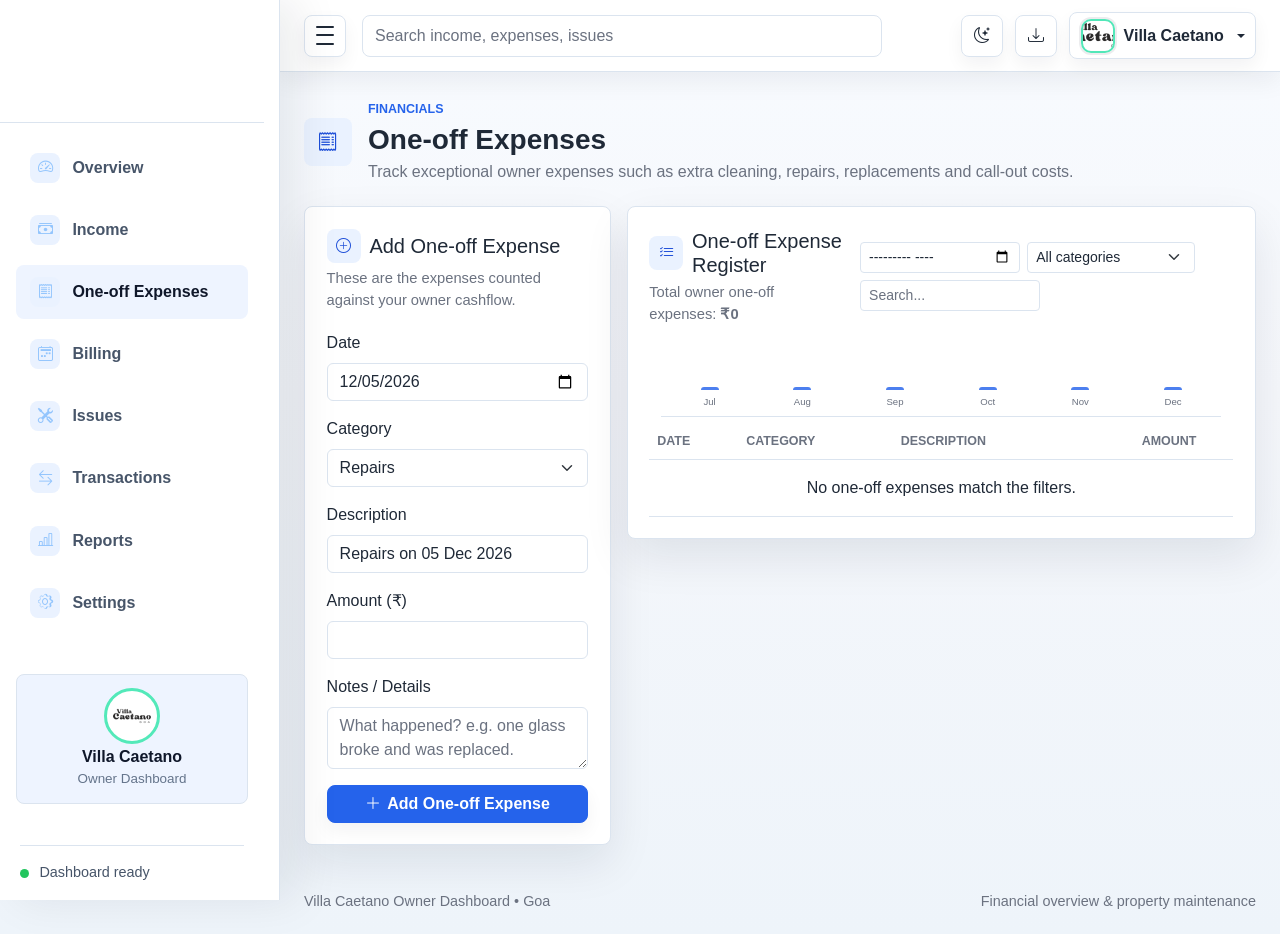
<file: expenses.html>
<!DOCTYPE html>
<!DOCTYPE html>
<html lang="en">
 <head>
  <meta charset="utf-8"/>
  <meta content="width=device-width, initial-scale=1.0" name="viewport"/>
  <meta content="Villa Caetano Owner Dashboard" name="description"/>
  <title>
   Owner Expenses | Villa Caetano
  </title>
  <link href="assets/images/brand/villa-caetano/logo-black.png" rel="icon"/>
  <link href="assets/css/bootstrap.min.css" rel="stylesheet"/>
  <link href="assets/vendors/bootstrap-icons/bootstrap-icons.css" rel="stylesheet"/>
  <link href="assets/css/style.css" rel="stylesheet"/>
 </head>
 <body data-page="expenses">
  <div class="admin-shell">
   <div class="sidebar-backdrop" data-sidebar-close="">
   </div>
   <aside aria-label="Main navigation" class="admin-sidebar" id="adminSidebar">
    <div class="sidebar-header">
     <a aria-label="Villa Caetano dashboard" class="brand-mark" href="index.html">
      <div class="sidebar-logo-wrap">
       <img alt="Villa Caetano Goa" class="vc-logo" src="assets/images/brand/villa-caetano/logo-white.png"/>
      </div>
     </a>
    </div>
    <nav class="sidebar-nav">
     <a class="nav-link" data-page="dashboard" href="index.html">
      <span class="nav-icon">
       <i class="bi bi-speedometer2">
       </i>
      </span>
      <span class="nav-text">
       Overview
      </span>
     </a>
     <a class="nav-link" data-page="income" href="income.html">
      <span class="nav-icon">
       <i class="bi bi-cash-stack">
       </i>
      </span>
      <span class="nav-text">
       Income
      </span>
     </a>
     <a class="nav-link" data-page="expenses" href="expenses.html">
      <span class="nav-icon">
       <i class="bi bi-receipt">
       </i>
      </span>
      <span class="nav-text">
       One-off Expenses
      </span>
     </a>
     <a class="nav-link" data-page="billing" href="monthly-billing.html">
      <span class="nav-icon"><i class="bi bi-calendar2-week"></i></span>
      <span class="nav-text">Billing</span>
     </a>
<a class="nav-link" data-page="issues" href="issues.html">
      <span class="nav-icon">
       <i class="bi bi-tools">
       </i>
      </span>
      <span class="nav-text">
       Issues
      </span>
     </a>
<a class="nav-link" data-page="transactions" href="transactions.html">
      <span class="nav-icon">
       <i class="bi bi-arrow-left-right">
       </i>
      </span>
      <span class="nav-text">
       Transactions
      </span>
     </a>
     <a class="nav-link" data-page="reports" href="reports.html">
      <span class="nav-icon"><i class="bi bi-bar-chart-line"></i></span>
      <span class="nav-text">Reports</span>
     </a>
     <a class="nav-link" data-page="settings" href="settings.html">
      <span class="nav-icon">
       <i class="bi bi-gear">
       </i>
      </span>
      <span class="nav-text">
       Settings
      </span>
     </a>
    </nav>
    <div class="sidebar-user">
     <img alt="Villa Caetano" class="avatar-img avatar-md sidebar-user-avatar" src="assets/images/brand/villa-caetano/logo-black.png"/>
     <strong>
      Villa Caetano
     </strong>
     <small>
      Owner Dashboard
     </small>
    </div>
    <div class="sidebar-footer">
     <span class="status-dot">
     </span>
     <span class="sidebar-footer-text">
      Dashboard ready
     </span>
    </div>
   </aside>
   <div class="admin-main">
    <nav class="navbar admin-navbar navbar-expand bg-white">
     <div class="container-fluid px-3 px-lg-4">
      <button aria-controls="adminSidebar" aria-expanded="true" aria-label="Toggle sidebar" class="sidebar-toggle" data-sidebar-toggle="" type="button">
       <span>
       </span>
       <span>
       </span>
       <span>
       </span>
      </button>
      <a class="d-lg-none ms-2" href="index.html">
       <img alt="Villa Caetano" class="vc-logo-navbar" src="assets/images/brand/villa-caetano/logo-black.png"/>
      </a>
      <form class="d-none d-md-flex ms-3 flex-grow-1" role="search">
       <input aria-label="Search" class="form-control search-input" placeholder="Search income, expenses, issues" type="search"/>
      </form>
      <div class="navbar-actions ms-auto">
       <button aria-label="Switch color theme" class="icon-button theme-toggle" data-theme-toggle="" type="button">
        <i class="bi bi-moon-stars" data-theme-icon="">
        </i>
       </button>
       <button aria-label="Export backup" class="icon-button" data-export="" title="Export backup" type="button">
        <i class="bi bi-download">
        </i>
       </button>
       <div class="dropdown">
        <button class="profile-button dropdown-toggle" data-bs-toggle="dropdown" type="button">
         <img alt="Villa Caetano" class="avatar-img avatar-sm" src="assets/images/brand/villa-caetano/logo-black.png"/>
         <span class="profile-name d-none d-sm-inline">
          Villa Caetano
         </span>
        </button>
        <ul class="dropdown-menu dropdown-menu-end">
         <li>
          <a class="dropdown-item" href="settings.html">
           Dashboard settings
          </a>
         </li>
         <li>
          <a class="dropdown-item" href="index.html">
           Overview
          </a>
         </li>
        </ul>
       </div>
      </div>
     </div>
    </nav>
    <main class="dashboard-content">
     <div class="container-fluid px-3 px-lg-4 py-4">
      <div class="page-heading">
       <div class="page-heading-copy">
        <span class="page-icon">
         <i class="bi bi-receipt">
         </i>
        </span>
        <div>
         <p class="eyebrow mb-1">
          Financials
         </p>
         <h1 class="h3 mb-1">
          One-off Expenses
         </h1>
         <p class="text-muted mb-0">
          Track exceptional owner expenses such as extra cleaning, repairs, replacements and call-out costs.
         </p>
        </div>
        <div class="heading-actions">
        </div>
       </div>
      </div>
      <div class="row g-3">
       <div class="col-12 col-xl-4">
        <div class="panel">
         <div class="panel-header">
          <div>
           <h2 class="h5 mb-1 section-title">
            <i class="bi bi-plus-circle">
            </i>
            <span>
             Add One-off Expense
            </span>
           </h2>
           <p class="text-muted mb-0">
            These are the expenses counted against your owner cashflow.
           </p>
          </div>
         </div>
         <form class="needs-validation" id="expense-form" novalidate="">
          <div class="mb-3">
           <label class="form-label">
            Date
           </label>
           <input class="form-control" id="expense-date" name="date" required="" type="date"/>
          </div>
          <div class="mb-3">
           <label class="form-label">
            Category
           </label>
           <select class="form-select" name="category" required="">
            <option value="Repairs">
             Repairs
            </option>
            <option value="Cleaning">
             Cleaning
            </option>
            <option value="Replacement">
             Replacement
            </option>
            <option value="Plumbing">
             Plumbing
            </option>
            <option value="Electrical">
             Electrical
            </option>
            <option value="Garden">
             Garden
            </option>
            <option value="Pool">
             Pool
            </option>
            <option value="Pest Control">
             Pest Control
            </option>
            <option value="Supplies">
             Supplies
            </option>
            <option value="Transport / Delivery">
             Transport / Delivery
            </option>
            <option value="Appliances">
             Appliances
            </option>
            <option value="Purchases">
             Purchases
            </option>
            <option value="Amazon / Online">
             Amazon / Online
            </option>
            <option value="Cash / Miscellaneous">
             Cash / Miscellaneous
            </option>
            <option value="Furniture / Décor">
             Furniture / Décor
            </option>
            <option value="Other">
             Other
            </option>
           </select>
          </div>
          <div class="mb-3">
           <label class="form-label">
            Description
           </label>
           <input class="form-control" id="expense-description" name="description" placeholder="Auto-filled from date and category" required="" type="text"/>
          </div>
          <div class="mb-3">
           <label class="form-label">
            Amount (₹)
           </label>
           <input class="form-control" min="0" name="amount" required="" step="0.01" type="number"/>
          </div>
          <div class="mb-3">
           <label class="form-label">
            Notes / Details
           </label>
           <textarea class="form-control" id="expense-notes" name="notes" placeholder="What happened? e.g. one glass broke and was replaced." rows="2"></textarea>
          </div>
          <button class="btn btn-vc w-100" type="submit">
           <i class="bi bi-plus-lg">
           </i>
           Add One-off Expense
          </button>
         </form>
        </div>
       </div>
       <div class="col-12 col-xl-8">
        <div class="panel">
         <div class="panel-header">
          <div>
           <h2 class="h5 mb-1 section-title">
            <i class="bi bi-list-check">
            </i>
            <span>
             One-off Expense Register
            </span>
           </h2>
           <p class="text-muted mb-0">
            Total owner one-off expenses:
            <strong id="expense-total">
             ₹0
            </strong>
           </p>
          </div>
          <div class="vc-filter-row">
           <input class="form-control form-control-sm" id="expense-filter-month" type="month"/>
           <select class="form-select form-select-sm" id="expense-filter-category">
            <option value="">
             All categories
            </option>
            <option value="Repairs">
             Repairs
            </option>
            <option value="Cleaning">
             Cleaning
            </option>
            <option value="Replacement">
             Replacement
            </option>
            <option value="Plumbing">
             Plumbing
            </option>
            <option value="Electrical">
             Electrical
            </option>
            <option value="Garden">
             Garden
            </option>
            <option value="Pool">
             Pool
            </option>
            <option value="Pest Control">
             Pest Control
            </option>
            <option value="Supplies">
             Supplies
            </option>
            <option value="Transport / Delivery">
             Transport / Delivery
            </option>
            <option value="Appliances">
             Appliances
            </option>
            <option value="Other">
             Other
            </option>
           </select>
           <input class="form-control form-control-sm" id="expense-search" placeholder="Search..." type="search"/>
          </div>
         </div>
         <div class="expense-register-mini-chart" id="expense-chart" aria-label="Monthly one-off expense chart"></div>
         <div class="table-responsive">
          <table class="table align-middle mb-0">
           <thead>
            <tr>
             <th>
              Date
             </th>
             <th>
              Category
             </th>
             <th>
              Description
             </th>
             <th class="text-end">
              Amount
             </th>
             <th>
             </th>
            </tr>
           </thead>
           <tbody id="expense-table">
           </tbody>
          </table>
         </div>
        </div>
       </div>
      </div>
     </div>
    </main>
    <footer class="admin-footer">
     <div class="container-fluid px-3 px-lg-4">
      <span>
       Villa Caetano Owner Dashboard • Goa
      </span>
      <span>
       Financial overview &amp; property maintenance
      </span>
     </div>
    </footer>
   </div>
  </div>
  <script src="assets/js/bootstrap.bundle.min.js">
  </script>
  <script src="assets/js/main.js">
  </script>
  <script src="assets/js/villa-caetano.js">
  </script>
 </body>
</html>
</file>
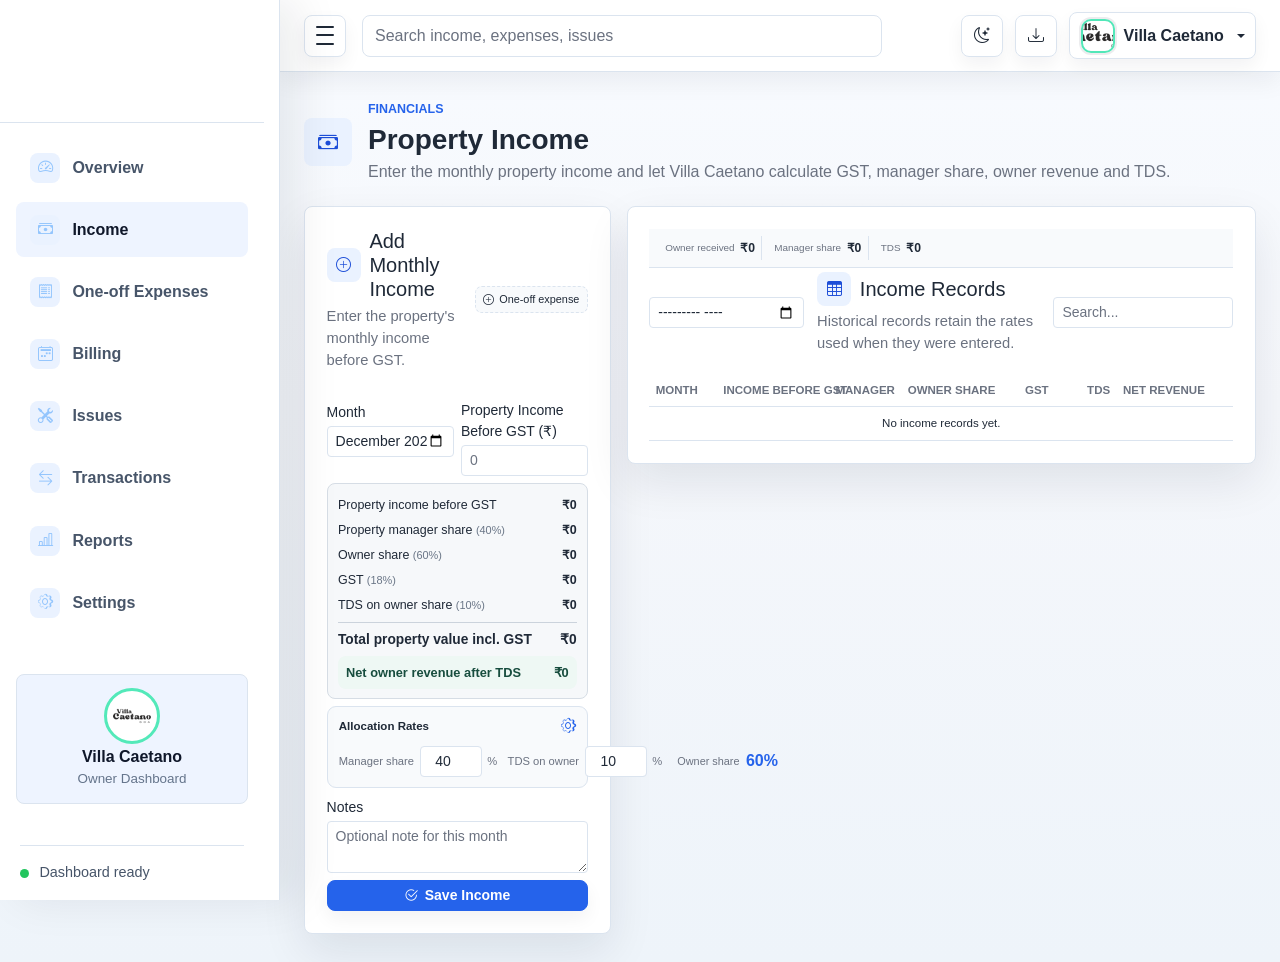
<file: income.html>
<!DOCTYPE html>
<!DOCTYPE html>
<!DOCTYPE html>
<html lang="en">
 <head>
  <meta charset="utf-8"/>
  <meta content="width=device-width, initial-scale=1.0" name="viewport"/>
  <meta content="Villa Caetano Owner Dashboard" name="description"/>
  <title>
   Property Income | Villa Caetano
  </title>
  <link href="assets/images/brand/villa-caetano/logo-black.png" rel="icon"/>
  <link href="assets/css/bootstrap.min.css" rel="stylesheet"/>
  <link href="assets/vendors/bootstrap-icons/bootstrap-icons.css" rel="stylesheet"/>
  <link href="assets/css/style.css" rel="stylesheet"/>
 </head>
 <body data-page="income">
  <div class="admin-shell">
   <div class="sidebar-backdrop" data-sidebar-close="">
   </div>
   <aside aria-label="Main navigation" class="admin-sidebar" id="adminSidebar">
    <div class="sidebar-header">
     <a aria-label="Villa Caetano dashboard" class="brand-mark" href="index.html">
      <div class="sidebar-logo-wrap">
       <img alt="Villa Caetano Goa" class="vc-logo" src="assets/images/brand/villa-caetano/logo-white.png"/>
      </div>
     </a>
    </div>
    <nav class="sidebar-nav">
     <a class="nav-link" data-page="dashboard" href="index.html">
      <span class="nav-icon">
       <i class="bi bi-speedometer2">
       </i>
      </span>
      <span class="nav-text">
       Overview
      </span>
     </a>
     <a class="nav-link" data-page="income" href="income.html">
      <span class="nav-icon">
       <i class="bi bi-cash-stack">
       </i>
      </span>
      <span class="nav-text">
       Income
      </span>
     </a>
     <a class="nav-link" data-page="expenses" href="expenses.html">
      <span class="nav-icon">
       <i class="bi bi-receipt">
       </i>
      </span>
      <span class="nav-text">
       One-off Expenses
      </span>
     </a>
     <a class="nav-link" data-page="billing" href="monthly-billing.html">
      <span class="nav-icon"><i class="bi bi-calendar2-week"></i></span>
      <span class="nav-text">Billing</span>
     </a>
<a class="nav-link" data-page="issues" href="issues.html">
      <span class="nav-icon">
       <i class="bi bi-tools">
       </i>
      </span>
      <span class="nav-text">
       Issues
      </span>
     </a>
<a class="nav-link" data-page="transactions" href="transactions.html">
      <span class="nav-icon">
       <i class="bi bi-arrow-left-right">
       </i>
      </span>
      <span class="nav-text">
       Transactions
      </span>
     </a>
     <a class="nav-link" data-page="reports" href="reports.html">
      <span class="nav-icon"><i class="bi bi-bar-chart-line"></i></span>
      <span class="nav-text">Reports</span>
     </a>
     <a class="nav-link" data-page="settings" href="settings.html">
      <span class="nav-icon">
       <i class="bi bi-gear">
       </i>
      </span>
      <span class="nav-text">
       Settings
      </span>
     </a>
    </nav>
    <div class="sidebar-user">
     <img alt="Villa Caetano" class="avatar-img avatar-md sidebar-user-avatar" src="assets/images/brand/villa-caetano/logo-black.png"/>
     <strong>
      Villa Caetano
     </strong>
     <small>
      Owner Dashboard
     </small>
    </div>
    <div class="sidebar-footer">
     <span class="status-dot">
     </span>
     <span class="sidebar-footer-text">
      Dashboard ready
     </span>
    </div>
   </aside>
   <div class="admin-main">
    <nav class="navbar admin-navbar navbar-expand bg-white">
     <div class="container-fluid px-3 px-lg-4">
      <button aria-controls="adminSidebar" aria-expanded="true" aria-label="Toggle sidebar" class="sidebar-toggle" data-sidebar-toggle="" type="button">
       <span>
       </span>
       <span>
       </span>
       <span>
       </span>
      </button>
      <a class="d-lg-none ms-2" href="index.html">
       <img alt="Villa Caetano" class="vc-logo-navbar" src="assets/images/brand/villa-caetano/logo-black.png"/>
      </a>
      <form class="d-none d-md-flex ms-3 flex-grow-1" role="search">
       <input aria-label="Search" class="form-control search-input" placeholder="Search income, expenses, issues" type="search"/>
      </form>
      <div class="navbar-actions ms-auto">
       <button aria-label="Switch color theme" class="icon-button theme-toggle" data-theme-toggle="" type="button">
        <i class="bi bi-moon-stars" data-theme-icon="">
        </i>
       </button>
       <button aria-label="Export backup" class="icon-button" data-export="" title="Export backup" type="button">
        <i class="bi bi-download">
        </i>
       </button>
       <div class="dropdown">
        <button class="profile-button dropdown-toggle" data-bs-toggle="dropdown" type="button">
         <img alt="Villa Caetano" class="avatar-img avatar-sm" src="assets/images/brand/villa-caetano/logo-black.png"/>
         <span class="profile-name d-none d-sm-inline">
          Villa Caetano
         </span>
        </button>
        <ul class="dropdown-menu dropdown-menu-end">
         <li>
          <a class="dropdown-item" href="settings.html">
           Dashboard settings
          </a>
         </li>
         <li>
          <a class="dropdown-item" href="index.html">
           Overview
          </a>
         </li>
        </ul>
       </div>
      </div>
     </div>
    </nav>
    <main class="dashboard-content">
     <div class="container-fluid px-3 px-lg-4 py-4">
      <div class="page-heading">
       <div class="page-heading-copy">
        <span class="page-icon">
         <i class="bi bi-cash-stack">
         </i>
        </span>
        <div>
         <p class="eyebrow mb-1">
          Financials
         </p>
         <h1 class="h3 mb-1">
          Property Income
         </h1>
         <p class="text-muted mb-0">
          Enter the monthly property income and let Villa Caetano calculate GST, manager share, owner revenue and TDS.
         </p>
        </div>
       </div>
      </div>
      <div class="row g-3">
       <div class="col-12 col-xl-4">
        <div class="panel income-entry-panel-compact">
         <div class="panel-header income-entry-header">
          <div>
           <h2 class="h5 mb-1 section-title"><i class="bi bi-plus-circle"></i><span>Add Monthly Income</span></h2>
           <p class="text-muted mb-0">Enter the property's monthly income before GST.</p>
          </div>
          <a class="income-expense-link-mini" href="expenses.html" id="income-add-expense-link"><i class="bi bi-plus-circle"></i> One-off expense</a>
         </div>
         <form class="needs-validation" id="income-form" novalidate="">
          <div class="vc-form-grid income-form-compact-grid">
           <div>
            <label class="form-label small mb-1">Month</label>
            <input class="form-control form-control-sm" id="income-month" name="month" required="" type="month"/>
           </div>
           <div>
            <label class="form-label small mb-1">Property Income Before GST (₹)</label>
            <input class="form-control form-control-sm" id="income-gross" min="0" name="gross" placeholder="0" required="" step="0.01" type="number"/>
           </div>
           <div class="full">
            <div class="income-live-calculation income-live-calculation-compact">
             <div class="income-calc-row"><span>Property income before GST</span><strong id="calc-gross">₹0</strong></div>
             <div class="income-calc-row"><span>Property manager share <small id="calc-manager-pct">(40%)</small></span><strong id="calc-manager">₹0</strong></div>
             <div class="income-calc-row"><span>Owner share <small id="calc-owner-pct">(60%)</small></span><strong id="calc-owner">₹0</strong></div>
             <div class="income-calc-row"><span>GST <small id="calc-gst-pct">(18%)</small></span><strong id="calc-gst">₹0</strong></div>
             <div class="income-calc-row"><span>TDS on owner share <small id="calc-tds-pct">(10%)</small></span><strong id="calc-tds">₹0</strong></div>
             <div class="income-calc-total"><span>Total property value incl. GST</span><strong id="calc-total">₹0</strong></div>
             <div class="income-calc-net"><span>Net owner revenue after TDS</span><strong id="calc-net">₹0</strong></div>
            </div>
           </div>
           <div class="full">
            <div class="income-rate-box">
             <div class="income-rate-title"><span>Allocation Rates</span><a href="settings.html" title="Financial settings"><i class="bi bi-gear"></i></a></div>
             <div class="income-rate-controls">
              <label>Manager share <input class="form-control form-control-sm" id="income-manager" max="100" min="0" name="managerPercent" required="" step="0.01" type="number" value="40"/>%</label>
              <label>TDS on owner <input class="form-control form-control-sm" id="income-tds" max="100" min="0" name="tdsPercent" required="" step="0.01" type="number" value="10"/>%</label>
              <div class="income-owner-auto"><span>Owner share</span><strong id="income-owner-auto">60%</strong></div>
             </div>
            </div>
           </div>
           <div class="full">
            <label class="form-label small mb-1">Notes</label>
            <textarea class="form-control form-control-sm" name="note" placeholder="Optional note for this month" rows="2"></textarea>
           </div>
           <div class="full">
            <button class="btn btn-vc btn-sm w-100" type="submit"><i class="bi bi-check2-circle"></i> Save Income</button>
           </div>
          </div>
         </form>
        </div>
       </div>
       <div class="col-12 col-xl-8">
        <div class="panel income-register-panel">
         <div class="vc-register-summary">
          <div class="vc-register-summary-item">
           <span>
            Owner received
           </span>
           <strong id="income-owner-total">
            ₹0
           </strong>
          </div>
          <div class="vc-register-summary-item">
           <span>
            Manager share
           </span>
           <strong id="income-manager-total">
            ₹0
           </strong>
          </div>
          <div class="vc-register-summary-item">
           <span>
            TDS
           </span>
           <strong id="income-tds-total">
            ₹0
           </strong>
          </div>
         </div>
         <div class="panel-header">
          <input aria-label="Filter income by month" class="form-control form-control-sm" id="income-filter-month" style="max-width:155px" type="month"/>
          <div>
           <h2 class="h5 mb-1 section-title">
            <i class="bi bi-table">
            </i>
            <span>
             Income Records
            </span>
           </h2>
           <p class="text-muted mb-0">
            Historical records retain the rates used when they were entered.
           </p>
          </div>
          <input aria-label="Search income" class="form-control form-control-sm" id="income-search" placeholder="Search..." style="max-width:180px" type="search"/>
         </div>
         <div class="table-responsive">
          <table class="table align-middle mb-0">
           <thead>
            <tr>
             <th>
              Month
             </th>
             <th class="text-end">
              Income Before GST
             </th>
             <th class="text-end">
              Manager
             </th>
             <th class="text-end">
              Owner Share
             </th>
             <th class="text-end">
              GST
             </th>
             <th class="text-end">
              TDS
             </th>
             <th class="text-end">
              Net Revenue
             </th>
             <th>
             </th>
            </tr>
           </thead>
           <tbody id="income-table">
           </tbody>
          </table>
         </div>
        </div>
       </div>
      </div>
     </div>
    </main>
    <script src="assets/js/bootstrap.bundle.min.js">
    </script>
    <script src="assets/js/main.js">
    </script>
    <script src="assets/js/villa-caetano.js">
    </script>
   </div>
  </div>
 </body>
</html>
</file>
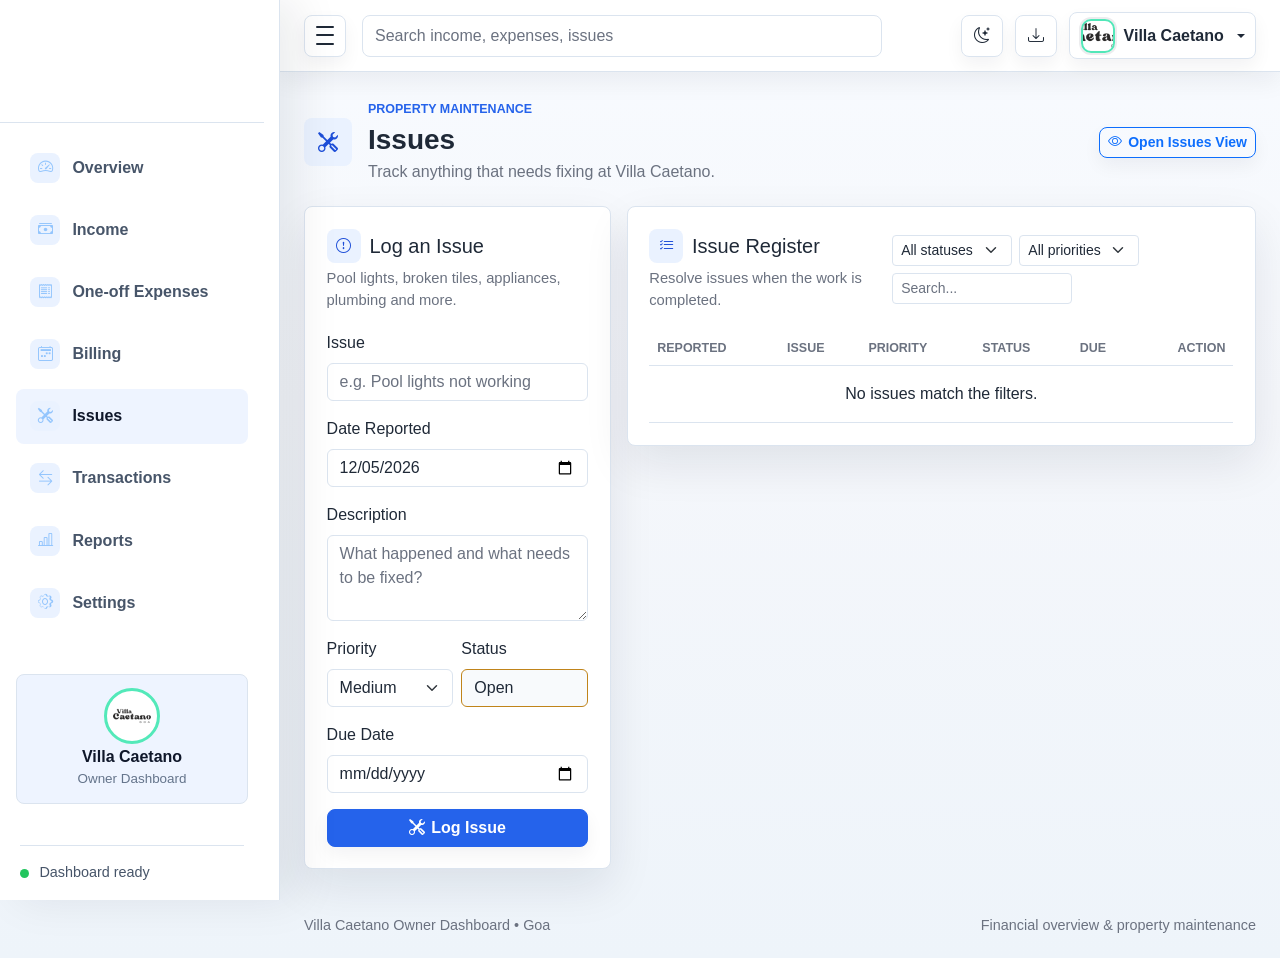
<file: issues.html>
<!DOCTYPE html>
<!DOCTYPE html>
<html lang="en">
 <head>
  <meta charset="utf-8"/>
  <meta content="width=device-width, initial-scale=1.0" name="viewport"/>
  <meta content="Villa Caetano Owner Dashboard" name="description"/>
  <title>
   Issues | Villa Caetano
  </title>
  <link href="assets/images/brand/villa-caetano/logo-black.png" rel="icon"/>
  <link href="assets/css/bootstrap.min.css" rel="stylesheet"/>
  <link href="assets/vendors/bootstrap-icons/bootstrap-icons.css" rel="stylesheet"/>
  <link href="assets/css/style.css" rel="stylesheet"/>
 </head>
 <body data-page="issues">
  <div class="admin-shell">
   <div class="sidebar-backdrop" data-sidebar-close="">
   </div>
   <aside aria-label="Main navigation" class="admin-sidebar" id="adminSidebar">
    <div class="sidebar-header">
     <a aria-label="Villa Caetano dashboard" class="brand-mark" href="index.html">
      <div class="sidebar-logo-wrap">
       <img alt="Villa Caetano Goa" class="vc-logo" src="assets/images/brand/villa-caetano/logo-white.png"/>
      </div>
     </a>
    </div>
    <nav class="sidebar-nav">
     <a class="nav-link" data-page="dashboard" href="index.html">
      <span class="nav-icon">
       <i class="bi bi-speedometer2">
       </i>
      </span>
      <span class="nav-text">
       Overview
      </span>
     </a>
     <a class="nav-link" data-page="income" href="income.html">
      <span class="nav-icon">
       <i class="bi bi-cash-stack">
       </i>
      </span>
      <span class="nav-text">
       Income
      </span>
     </a>
     <a class="nav-link" data-page="expenses" href="expenses.html">
      <span class="nav-icon">
       <i class="bi bi-receipt">
       </i>
      </span>
      <span class="nav-text">
       One-off Expenses
      </span>
     </a>
     <a class="nav-link" data-page="billing" href="monthly-billing.html">
      <span class="nav-icon"><i class="bi bi-calendar2-week"></i></span>
      <span class="nav-text">Billing</span>
     </a>
<a class="nav-link" data-page="issues" href="issues.html">
      <span class="nav-icon">
       <i class="bi bi-tools">
       </i>
      </span>
      <span class="nav-text">
       Issues
      </span>
     </a>
<a class="nav-link" data-page="transactions" href="transactions.html">
      <span class="nav-icon">
       <i class="bi bi-arrow-left-right">
       </i>
      </span>
      <span class="nav-text">
       Transactions
      </span>
     </a>
     <a class="nav-link" data-page="reports" href="reports.html">
      <span class="nav-icon"><i class="bi bi-bar-chart-line"></i></span>
      <span class="nav-text">Reports</span>
     </a>
     <a class="nav-link" data-page="settings" href="settings.html">
      <span class="nav-icon">
       <i class="bi bi-gear">
       </i>
      </span>
      <span class="nav-text">
       Settings
      </span>
     </a>
    </nav>
    <div class="sidebar-user">
     <img alt="Villa Caetano" class="avatar-img avatar-md sidebar-user-avatar" src="assets/images/brand/villa-caetano/logo-black.png"/>
     <strong>
      Villa Caetano
     </strong>
     <small>
      Owner Dashboard
     </small>
    </div>
    <div class="sidebar-footer">
     <span class="status-dot">
     </span>
     <span class="sidebar-footer-text">
      Dashboard ready
     </span>
    </div>
   </aside>
   <div class="admin-main">
    <nav class="navbar admin-navbar navbar-expand bg-white">
     <div class="container-fluid px-3 px-lg-4">
      <button aria-controls="adminSidebar" aria-expanded="true" aria-label="Toggle sidebar" class="sidebar-toggle" data-sidebar-toggle="" type="button">
       <span>
       </span>
       <span>
       </span>
       <span>
       </span>
      </button>
      <a class="d-lg-none ms-2" href="index.html">
       <img alt="Villa Caetano" class="vc-logo-navbar" src="assets/images/brand/villa-caetano/logo-black.png"/>
      </a>
      <form class="d-none d-md-flex ms-3 flex-grow-1" role="search">
       <input aria-label="Search" class="form-control search-input" placeholder="Search income, expenses, issues" type="search"/>
      </form>
      <div class="navbar-actions ms-auto">
       <button aria-label="Switch color theme" class="icon-button theme-toggle" data-theme-toggle="" type="button">
        <i class="bi bi-moon-stars" data-theme-icon="">
        </i>
       </button>
       <button aria-label="Export backup" class="icon-button" data-export="" title="Export backup" type="button">
        <i class="bi bi-download">
        </i>
       </button>
       <div class="dropdown">
        <button class="profile-button dropdown-toggle" data-bs-toggle="dropdown" type="button">
         <img alt="Villa Caetano" class="avatar-img avatar-sm" src="assets/images/brand/villa-caetano/logo-black.png"/>
         <span class="profile-name d-none d-sm-inline">
          Villa Caetano
         </span>
        </button>
        <ul class="dropdown-menu dropdown-menu-end">
         <li>
          <a class="dropdown-item" href="settings.html">
           Dashboard settings
          </a>
         </li>
         <li>
          <a class="dropdown-item" href="index.html">
           Overview
          </a>
         </li>
        </ul>
       </div>
      </div>
     </div>
    </nav>
    <main class="dashboard-content">
     <div class="container-fluid px-3 px-lg-4 py-4">
      <div class="page-heading">
       <div class="page-heading-copy">
        <span class="page-icon">
         <i class="bi bi-tools">
         </i>
        </span>
        <div>
         <p class="eyebrow mb-1">
          Property Maintenance
         </p>
         <h1 class="h3 mb-1">
          Issues
         </h1>
         <p class="text-muted mb-0">
          Track anything that needs fixing at Villa Caetano.
         </p>
        </div>
       </div>
       <div class="heading-actions"><a class="btn btn-outline-primary btn-sm issue-view-link" href="open-issues.html"><i class="bi bi-eye"></i> Open Issues View</a></div>
      </div>
      <div class="row g-3">
       <div class="col-12 col-xl-4">
        <div class="panel">
         <div class="panel-header">
          <div>
           <h2 class="h5 mb-1 section-title">
            <i class="bi bi-exclamation-circle">
            </i>
            <span>
             Log an Issue
            </span>
           </h2>
           <p class="text-muted mb-0">
            Pool lights, broken tiles, appliances, plumbing and more.
           </p>
          </div>
         </div>
         <form class="needs-validation" id="issue-form" novalidate="">
          <div class="mb-3">
           <label class="form-label">Issue</label>
           <input class="form-control" id="issue-title" name="title" placeholder="e.g. Pool lights not working" required="" type="text"/>
          </div>
          <div class="mb-3 mt-3"><label class="form-label">Date Reported</label><input class="form-control" id="issue-date" name="date" required="" type="date"/></div>
          <div class="mb-3 mt-3">
           <label class="form-label">Description</label>
           <textarea class="form-control" id="issue-description" name="description" placeholder="What happened and what needs to be fixed?" rows="3"></textarea>
          </div>
          <div class="row g-2">
           <div class="col-6"><label class="form-label">Priority</label><select class="form-select" id="issue-priority" name="priority"><option>High</option><option selected>Medium</option><option>Low</option></select></div>
           <div class="col-6"><label class="form-label">Status</label><select class="form-select" id="issue-status" name="status"><option>Open</option><option>In Progress</option><option>Resolved</option></select></div>
          </div>
          <div class="mb-3 mt-3"><label class="form-label">Due Date</label><input class="form-control" id="issue-due-date" name="dueDate" type="date"/></div>
          <div class="d-flex gap-2"><button class="btn btn-vc flex-grow-1" id="issue-submit" type="submit"><i class="bi bi-tools"></i><span id="issue-submit-label">Log Issue</span></button><button class="btn btn-light d-none" id="issue-cancel-edit" type="button">Cancel</button></div>
         </form>
        </div>
       </div>
       <div class="col-12 col-xl-8">
        <div class="panel">
         <div class="panel-header">
          <div>
           <h2 class="h5 mb-1 section-title">
            <i class="bi bi-list-check">
            </i>
            <span>
             Issue Register
            </span>
           </h2>
           <p class="text-muted mb-0">
            Resolve issues when the work is completed.
           </p>
          </div>
          <div class="vc-filter-row">
           <select class="form-select form-select-sm" id="issue-filter-status">
            <option value="">
             All statuses
            </option>
            <option value="Open">
             Open
            </option>
            <option value="In Progress">
             In Progress
            </option>
            <option value="Resolved">
             Resolved
            </option>
           </select>
           <select class="form-select form-select-sm" id="issue-filter-priority">
            <option value="">
             All priorities
            </option>
            <option value="High">
             High
            </option>
            <option value="Medium">
             Medium
            </option>
            <option value="Low">
             Low
            </option>
           </select>
           <input class="form-control form-control-sm" id="issue-search" placeholder="Search..." type="search"/>
          </div>
         </div>
         <div class="table-responsive">
          <table class="table align-middle mb-0">
           <thead>
            <tr>
             <th>
              Reported
             </th>
             <th>
              Issue
             </th>
             <th>
              Priority
             </th>
             <th>
              Status
             </th>
             <th>
              Due
             </th>
             <th class="text-end">
              Action
             </th>
            </tr>
           </thead>
           <tbody id="issues-table">
           </tbody>
          </table>
         </div>
        </div>
       </div>
      </div>
     </div>
    </main>
    <footer class="admin-footer">
     <div class="container-fluid px-3 px-lg-4">
      <span>
       Villa Caetano Owner Dashboard • Goa
      </span>
      <span>
       Financial overview &amp; property maintenance
      </span>
     </div>
    </footer>
   </div>
  </div>
  <script src="assets/js/bootstrap.bundle.min.js">
  </script>
  <script src="assets/js/main.js">
  </script>
  <script src="assets/js/villa-caetano.js">
  </script>
 </body>
</html>
</file>
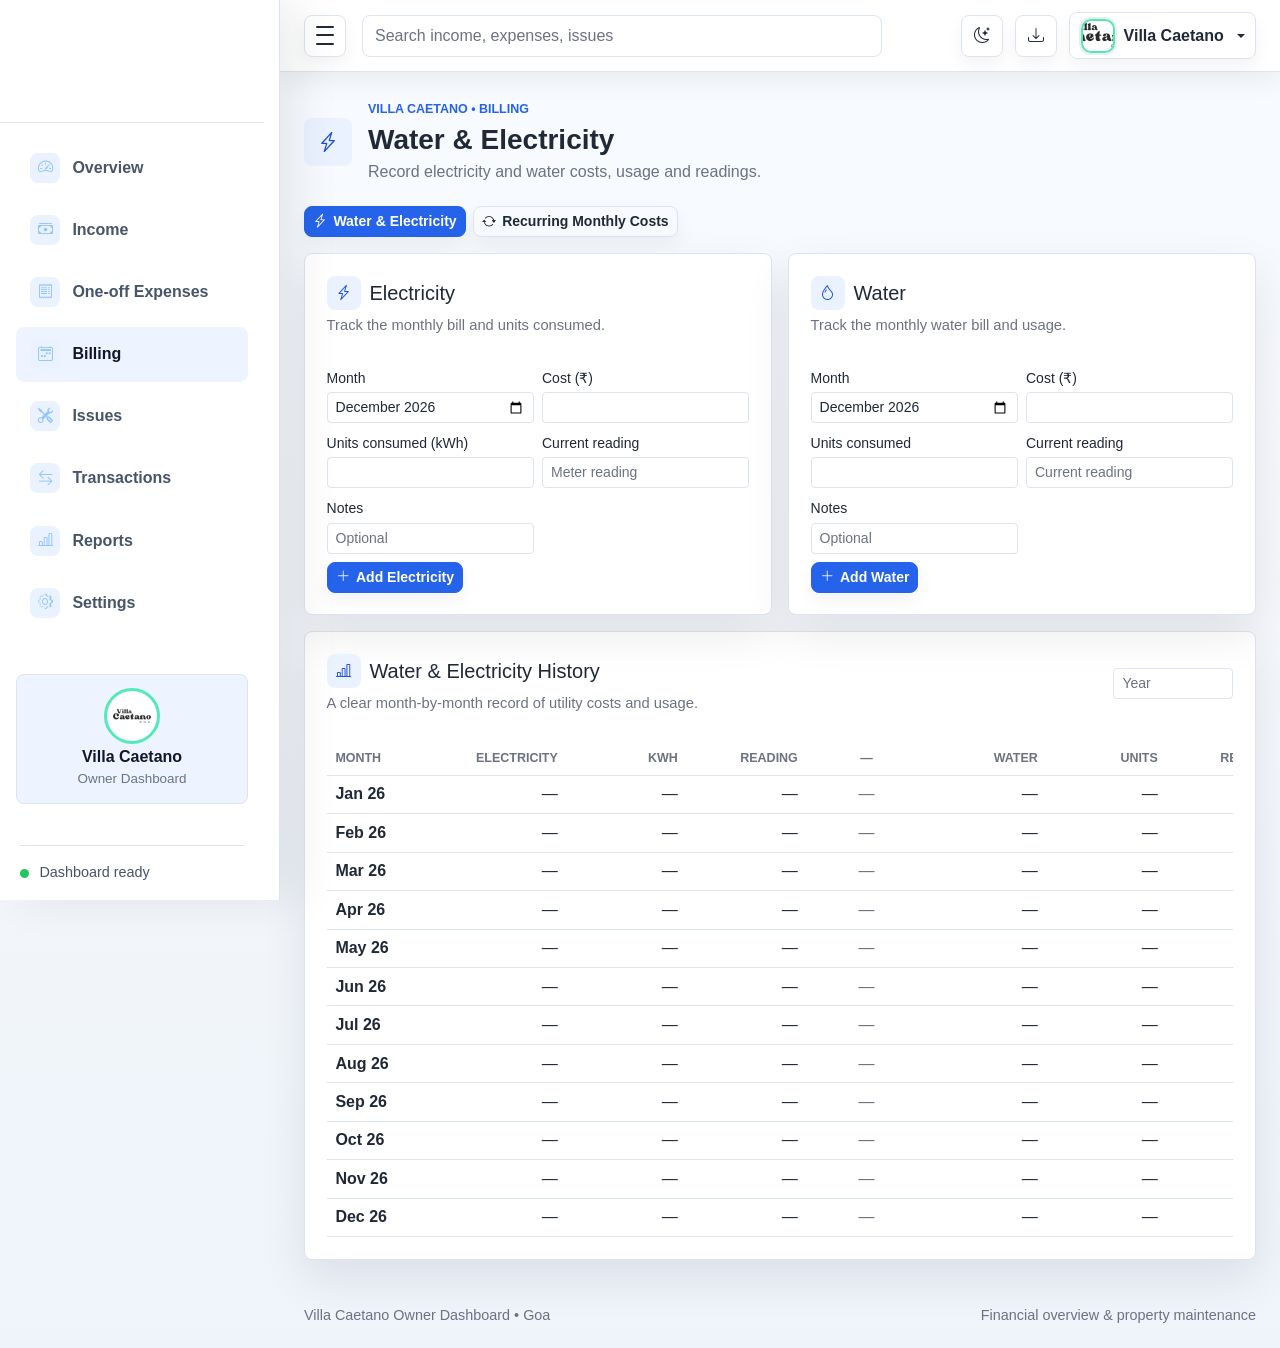
<file: monthly-billing.html>
<!DOCTYPE html>
<!DOCTYPE html>
<!DOCTYPE html>
<!DOCTYPE html>
<html lang="en">
 <head>
  <meta charset="utf-8"/>
  <meta content="width=device-width, initial-scale=1.0" name="viewport"/>
  <meta content="Villa Caetano Owner Dashboard" name="description"/>
  <title>
   Water &amp; Electricity | Villa Caetano
  </title>
  <link href="assets/images/brand/villa-caetano/logo-black.png" rel="icon"/>
  <link href="assets/css/bootstrap.min.css" rel="stylesheet"/>
  <link href="assets/vendors/bootstrap-icons/bootstrap-icons.css" rel="stylesheet"/>
  <link href="assets/css/style.css" rel="stylesheet"/>
 </head>
 <body data-page="billing">
  <div class="admin-shell">
   <div class="sidebar-backdrop" data-sidebar-close="">
   </div>
   <aside aria-label="Main navigation" class="admin-sidebar" id="adminSidebar">
    <div class="sidebar-header">
     <a aria-label="Villa Caetano dashboard" class="brand-mark" href="index.html">
      <div class="sidebar-logo-wrap">
       <img alt="Villa Caetano Goa" class="vc-logo" src="assets/images/brand/villa-caetano/logo-white.png"/>
      </div>
     </a>
    </div>
    <nav class="sidebar-nav">
     <a class="nav-link" data-page="dashboard" href="index.html">
      <span class="nav-icon">
       <i class="bi bi-speedometer2">
       </i>
      </span>
      <span class="nav-text">
       Overview
      </span>
     </a>
     <a class="nav-link" data-page="income" href="income.html">
      <span class="nav-icon">
       <i class="bi bi-cash-stack">
       </i>
      </span>
      <span class="nav-text">
       Income
      </span>
     </a>
     <a class="nav-link" data-page="expenses" href="expenses.html">
      <span class="nav-icon">
       <i class="bi bi-receipt">
       </i>
      </span>
      <span class="nav-text">
       One-off Expenses
      </span>
     </a>
     <a class="nav-link" data-page="billing" href="monthly-billing.html">
      <span class="nav-icon"><i class="bi bi-calendar2-week"></i></span>
      <span class="nav-text">Billing</span>
     </a>
<a class="nav-link" data-page="issues" href="issues.html">
      <span class="nav-icon">
       <i class="bi bi-tools">
       </i>
      </span>
      <span class="nav-text">
       Issues
      </span>
     </a>
<a class="nav-link" data-page="transactions" href="transactions.html">
      <span class="nav-icon">
       <i class="bi bi-arrow-left-right">
       </i>
      </span>
      <span class="nav-text">
       Transactions
      </span>
     </a>
     <a class="nav-link" data-page="reports" href="reports.html">
      <span class="nav-icon"><i class="bi bi-bar-chart-line"></i></span>
      <span class="nav-text">Reports</span>
     </a>
     <a class="nav-link" data-page="settings" href="settings.html">
      <span class="nav-icon">
       <i class="bi bi-gear">
       </i>
      </span>
      <span class="nav-text">
       Settings
      </span>
     </a>
    </nav>
    <div class="sidebar-user">
     <img alt="Villa Caetano" class="avatar-img avatar-md sidebar-user-avatar" src="assets/images/brand/villa-caetano/logo-black.png"/>
     <strong>
      Villa Caetano
     </strong>
     <small>
      Owner Dashboard
     </small>
    </div>
    <div class="sidebar-footer">
     <span class="status-dot">
     </span>
     <span class="sidebar-footer-text">
      Dashboard ready
     </span>
    </div>
   </aside>
   <div class="admin-main">
    <nav class="navbar admin-navbar navbar-expand bg-white">
     <div class="container-fluid px-3 px-lg-4">
      <button aria-controls="adminSidebar" aria-expanded="true" aria-label="Toggle sidebar" class="sidebar-toggle" data-sidebar-toggle="" type="button">
       <span>
       </span>
       <span>
       </span>
       <span>
       </span>
      </button>
      <a class="d-lg-none ms-2" href="index.html">
       <img alt="Villa Caetano" class="vc-logo-navbar" src="assets/images/brand/villa-caetano/logo-black.png"/>
      </a>
      <form class="d-none d-md-flex ms-3 flex-grow-1" role="search">
       <input aria-label="Search" class="form-control search-input" placeholder="Search income, expenses, issues" type="search"/>
      </form>
      <div class="navbar-actions ms-auto">
       <button aria-label="Switch color theme" class="icon-button theme-toggle" data-theme-toggle="" type="button">
        <i class="bi bi-moon-stars" data-theme-icon="">
        </i>
       </button>
       <button aria-label="Export backup" class="icon-button" data-export="" title="Export backup" type="button">
        <i class="bi bi-download">
        </i>
       </button>
       <div class="dropdown">
        <button class="profile-button dropdown-toggle" data-bs-toggle="dropdown" type="button">
         <img alt="Villa Caetano" class="avatar-img avatar-sm" src="assets/images/brand/villa-caetano/logo-black.png"/>
         <span class="profile-name d-none d-sm-inline">
          Villa Caetano
         </span>
        </button>
        <ul class="dropdown-menu dropdown-menu-end">
         <li>
          <a class="dropdown-item" href="settings.html">
           Dashboard settings
          </a>
         </li>
         <li>
          <a class="dropdown-item" href="index.html">
           Overview
          </a>
         </li>
        </ul>
       </div>
      </div>
     </div>
    </nav>
    <main class="dashboard-content">
     <div class="container-fluid px-3 px-lg-4 py-4">
      <div class="page-heading">
       <div class="page-heading-copy">
        <span class="page-icon"><i class="bi bi-lightning-charge"></i></span>
        <div><p class="eyebrow mb-1">Villa Caetano • Billing</p><h1 class="h3 mb-1">Water &amp; Electricity</h1><p class="text-muted mb-0">Record electricity and water costs, usage and readings.</p></div>
       </div>
       <div class="heading-actions"></div>
      </div>
      <div class="billing-internal-nav"><a class="btn btn-primary btn-sm" href="monthly-billing.html"><i class="bi bi-lightning-charge"></i> Water &amp; Electricity</a><a class="btn btn-outline-secondary btn-sm" href="recurring-costs.html"><i class="bi bi-arrow-repeat"></i> Recurring Monthly Costs</a></div>
      <div class="row g-3 mb-3">
       <div class="col-12 col-xl-6">
        <div class="panel utility-entry-panel">
         <div class="panel-header"><div><h2 class="h5 mb-1 section-title"><i class="bi bi-lightning-charge"></i><span>Electricity</span></h2><p class="text-muted mb-0">Track the monthly bill and units consumed.</p></div></div>
         <form id="electricity-form">
          <div class="row g-2">
           <div class="col-6"><label class="form-label small">Month</label><input class="form-control form-control-sm" id="electricity-month" type="month" required></div>
           <div class="col-6"><label class="form-label small">Cost (₹)</label><input class="form-control form-control-sm" id="electricity-cost" type="number" min="0" step="0.01" required></div>
           <div class="col-6"><label class="form-label small">Units consumed (kWh)</label><input class="form-control form-control-sm" id="electricity-units" type="number" min="0" step="0.01"></div>
           <div class="col-6"><label class="form-label small">Current reading</label><input class="form-control form-control-sm" id="electricity-reading" type="number" min="0" step="0.01" placeholder="Meter reading"></div>
           <div class="col-6"><label class="form-label small">Notes</label><input class="form-control form-control-sm" id="electricity-notes" placeholder="Optional"></div>
           <div class="col-12"><button class="btn btn-vc btn-sm" type="submit"><i class="bi bi-plus-lg"></i> Add Electricity</button></div>
          </div>
         </form>
        </div>
       </div>
       <div class="col-12 col-xl-6">
        <div class="panel utility-entry-panel">
         <div class="panel-header"><div><h2 class="h5 mb-1 section-title"><i class="bi bi-droplet"></i><span>Water</span></h2><p class="text-muted mb-0">Track the monthly water bill and usage.</p></div></div>
         <form id="water-form">
          <div class="row g-2">
           <div class="col-6"><label class="form-label small">Month</label><input class="form-control form-control-sm" id="water-month" type="month" required></div>
           <div class="col-6"><label class="form-label small">Cost (₹)</label><input class="form-control form-control-sm" id="water-cost" type="number" min="0" step="0.01" required></div>
           <div class="col-6"><label class="form-label small">Units consumed</label><input class="form-control form-control-sm" id="water-units" type="number" min="0" step="0.01"></div>
           <div class="col-6"><label class="form-label small">Current reading</label><input class="form-control form-control-sm" id="water-reading" type="number" min="0" step="0.01" placeholder="Current reading"></div>
           <div class="col-6"><label class="form-label small">Notes</label><input class="form-control form-control-sm" id="water-notes" placeholder="Optional"></div>
           <div class="col-12"><button class="btn btn-vc btn-sm" type="submit"><i class="bi bi-plus-lg"></i> Add Water</button></div>
          </div>
         </form>
        </div>
       </div>
      </div>
      <div class="panel utility-history-compact">
       <div class="panel-header"><div><h2 class="h5 mb-1 section-title"><i class="bi bi-bar-chart-line"></i><span>Water &amp; Electricity History</span></h2><p class="text-muted mb-0">A clear month-by-month record of utility costs and usage.</p></div><div class="vc-filter-row"><input class="form-control form-control-sm" id="utility-filter-year" type="number" min="2020" max="2100" placeholder="Year"></div></div>
       <div class="table-responsive"><table class="table align-middle mb-0"><thead><tr><th>Month</th><th class="text-end">Electricity</th><th class="text-end">kWh</th><th class="text-end">Reading</th><th class="text-center">—</th><th class="text-end">Water</th><th class="text-end">Units</th><th class="text-end">Reading</th><th>Notes</th><th></th></tr></thead><tbody id="water-electricity-table"></tbody></table></div>
      </div>
     </div>
    </main>
    <footer class="admin-footer">
     <div class="container-fluid px-3 px-lg-4">
      <span>
       Villa Caetano Owner Dashboard • Goa
      </span>
      <span>
       Financial overview &amp; property maintenance
      </span>
     </div>
    </footer>
   </div>
  </div>
  <script src="assets/js/bootstrap.bundle.min.js">
  </script>
  <script src="assets/js/main.js">
  </script>
  <script src="assets/js/villa-caetano.js">
  </script>
 </body>
</html>
</file>
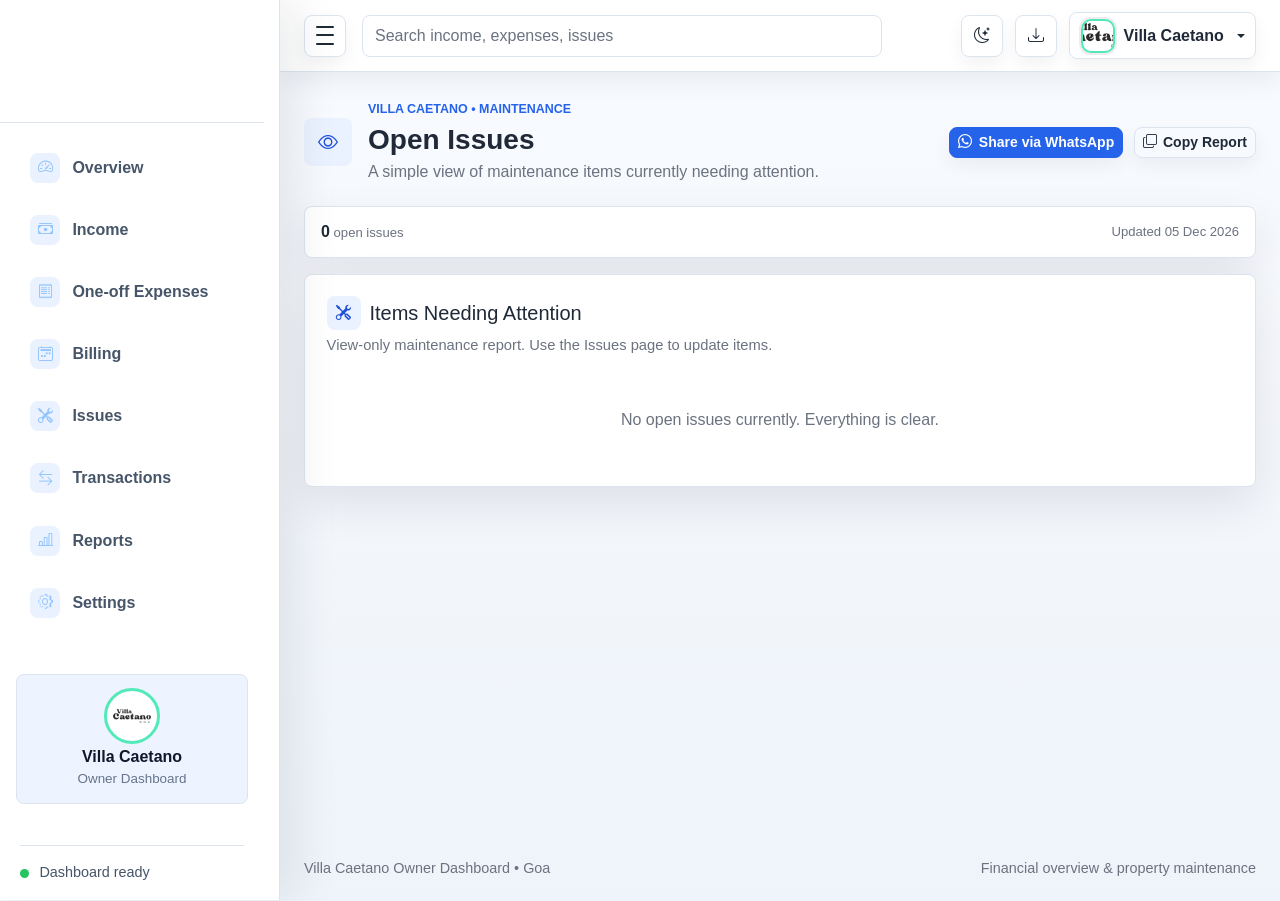
<file: open-issues.html>
<!DOCTYPE html>
<!DOCTYPE html>
<!DOCTYPE html>
<html lang="en">
 <head>
  <meta charset="utf-8"/>
  <meta content="width=device-width, initial-scale=1.0" name="viewport"/>
  <meta content="Villa Caetano Owner Dashboard" name="description"/>
  <title>
   Open Issues | Villa Caetano
  </title>
  <link href="assets/images/brand/villa-caetano/logo-black.png" rel="icon"/>
  <link href="assets/css/bootstrap.min.css" rel="stylesheet"/>
  <link href="assets/vendors/bootstrap-icons/bootstrap-icons.css" rel="stylesheet"/>
  <link href="assets/css/style.css" rel="stylesheet"/>
 </head>
 <body data-page="open-issues">
  <div class="admin-shell">
   <div class="sidebar-backdrop" data-sidebar-close="">
   </div>
   <aside aria-label="Main navigation" class="admin-sidebar" id="adminSidebar">
    <div class="sidebar-header">
     <a aria-label="Villa Caetano dashboard" class="brand-mark" href="index.html">
      <div class="sidebar-logo-wrap">
       <img alt="Villa Caetano Goa" class="vc-logo" src="assets/images/brand/villa-caetano/logo-white.png"/>
      </div>
     </a>
    </div>
    <nav class="sidebar-nav">
     <a class="nav-link" data-page="dashboard" href="index.html">
      <span class="nav-icon">
       <i class="bi bi-speedometer2">
       </i>
      </span>
      <span class="nav-text">
       Overview
      </span>
     </a>
     <a class="nav-link" data-page="income" href="income.html">
      <span class="nav-icon">
       <i class="bi bi-cash-stack">
       </i>
      </span>
      <span class="nav-text">
       Income
      </span>
     </a>
     <a class="nav-link" data-page="expenses" href="expenses.html">
      <span class="nav-icon">
       <i class="bi bi-receipt">
       </i>
      </span>
      <span class="nav-text">
       One-off Expenses
      </span>
     </a>
     <a class="nav-link" data-page="billing" href="monthly-billing.html">
      <span class="nav-icon"><i class="bi bi-calendar2-week"></i></span>
      <span class="nav-text">Billing</span>
     </a>
<a class="nav-link" data-page="issues" href="issues.html">
      <span class="nav-icon">
       <i class="bi bi-tools">
       </i>
      </span>
      <span class="nav-text">
       Issues
      </span>
     </a>
<a class="nav-link" data-page="transactions" href="transactions.html">
      <span class="nav-icon">
       <i class="bi bi-arrow-left-right">
       </i>
      </span>
      <span class="nav-text">
       Transactions
      </span>
     </a>
     <a class="nav-link" data-page="reports" href="reports.html">
      <span class="nav-icon"><i class="bi bi-bar-chart-line"></i></span>
      <span class="nav-text">Reports</span>
     </a>
     <a class="nav-link" data-page="settings" href="settings.html">
      <span class="nav-icon">
       <i class="bi bi-gear">
       </i>
      </span>
      <span class="nav-text">
       Settings
      </span>
     </a>
    </nav>
    <div class="sidebar-user">
     <img alt="Villa Caetano" class="avatar-img avatar-md sidebar-user-avatar" src="assets/images/brand/villa-caetano/logo-black.png"/>
     <strong>
      Villa Caetano
     </strong>
     <small>
      Owner Dashboard
     </small>
    </div>
    <div class="sidebar-footer">
     <span class="status-dot">
     </span>
     <span class="sidebar-footer-text">
      Dashboard ready
     </span>
    </div>
   </aside>
   <div class="admin-main">
    <nav class="navbar admin-navbar navbar-expand bg-white">
     <div class="container-fluid px-3 px-lg-4">
      <button aria-controls="adminSidebar" aria-expanded="true" aria-label="Toggle sidebar" class="sidebar-toggle" data-sidebar-toggle="" type="button">
       <span>
       </span>
       <span>
       </span>
       <span>
       </span>
      </button>
      <a class="d-lg-none ms-2" href="index.html">
       <img alt="Villa Caetano" class="vc-logo-navbar" src="assets/images/brand/villa-caetano/logo-black.png"/>
      </a>
      <form class="d-none d-md-flex ms-3 flex-grow-1" role="search">
       <input aria-label="Search" class="form-control search-input" placeholder="Search income, expenses, issues" type="search"/>
      </form>
      <div class="navbar-actions ms-auto">
       <button aria-label="Switch color theme" class="icon-button theme-toggle" data-theme-toggle="" type="button">
        <i class="bi bi-moon-stars" data-theme-icon="">
        </i>
       </button>
       <button aria-label="Export backup" class="icon-button" data-export="" title="Export backup" type="button">
        <i class="bi bi-download">
        </i>
       </button>
       <div class="dropdown">
        <button class="profile-button dropdown-toggle" data-bs-toggle="dropdown" type="button">
         <img alt="Villa Caetano" class="avatar-img avatar-sm" src="assets/images/brand/villa-caetano/logo-black.png"/>
         <span class="profile-name d-none d-sm-inline">
          Villa Caetano
         </span>
        </button>
        <ul class="dropdown-menu dropdown-menu-end">
         <li>
          <a class="dropdown-item" href="settings.html">
           Dashboard settings
          </a>
         </li>
         <li>
          <a class="dropdown-item" href="index.html">
           Overview
          </a>
         </li>
        </ul>
       </div>
      </div>
     </div>
    </nav>
    <main class="dashboard-content">
     <div class="container-fluid px-3 px-lg-4 py-4">
      <div class="page-heading">
       <div class="page-heading-copy"><span class="page-icon"><i class="bi bi-eye"></i></span><div><p class="eyebrow mb-1">Villa Caetano • Maintenance</p><h1 class="h3 mb-1">Open Issues</h1><p class="text-muted mb-0">A simple view of maintenance items currently needing attention.</p></div></div>
       <div class="heading-actions"><button class="btn btn-vc btn-sm" id="share-open-issues" type="button"><i class="bi bi-whatsapp"></i> Share via WhatsApp</button><button class="btn btn-outline-secondary btn-sm" id="copy-open-issues" type="button"><i class="bi bi-copy"></i> Copy Report</button></div>
      </div>
      <div class="panel open-issues-share-panel mb-3"><div class="open-issues-summary"><span><strong id="open-issues-count">0</strong> open issues</span><span id="open-issues-updated">Current dashboard status</span></div></div>
      <div class="panel">
       <div class="panel-header"><div><h2 class="h5 mb-1 section-title"><i class="bi bi-tools"></i><span>Items Needing Attention</span></h2><p class="text-muted mb-0">View-only maintenance report. Use the Issues page to update items.</p></div></div>
       <div class="open-issues-grid" id="open-issues-list"></div>
      </div>
     </div>
    </main>
    <footer class="admin-footer">
     <div class="container-fluid px-3 px-lg-4">
      <span>
       Villa Caetano Owner Dashboard • Goa
      </span>
      <span>
       Financial overview &amp; property maintenance
      </span>
     </div>
    </footer>
   </div>
  </div>
  <script src="assets/js/bootstrap.bundle.min.js">
  </script>
  <script src="assets/js/main.js">
  </script>
  <script src="assets/js/villa-caetano.js">
  </script>
 </body>
</html>
</file>
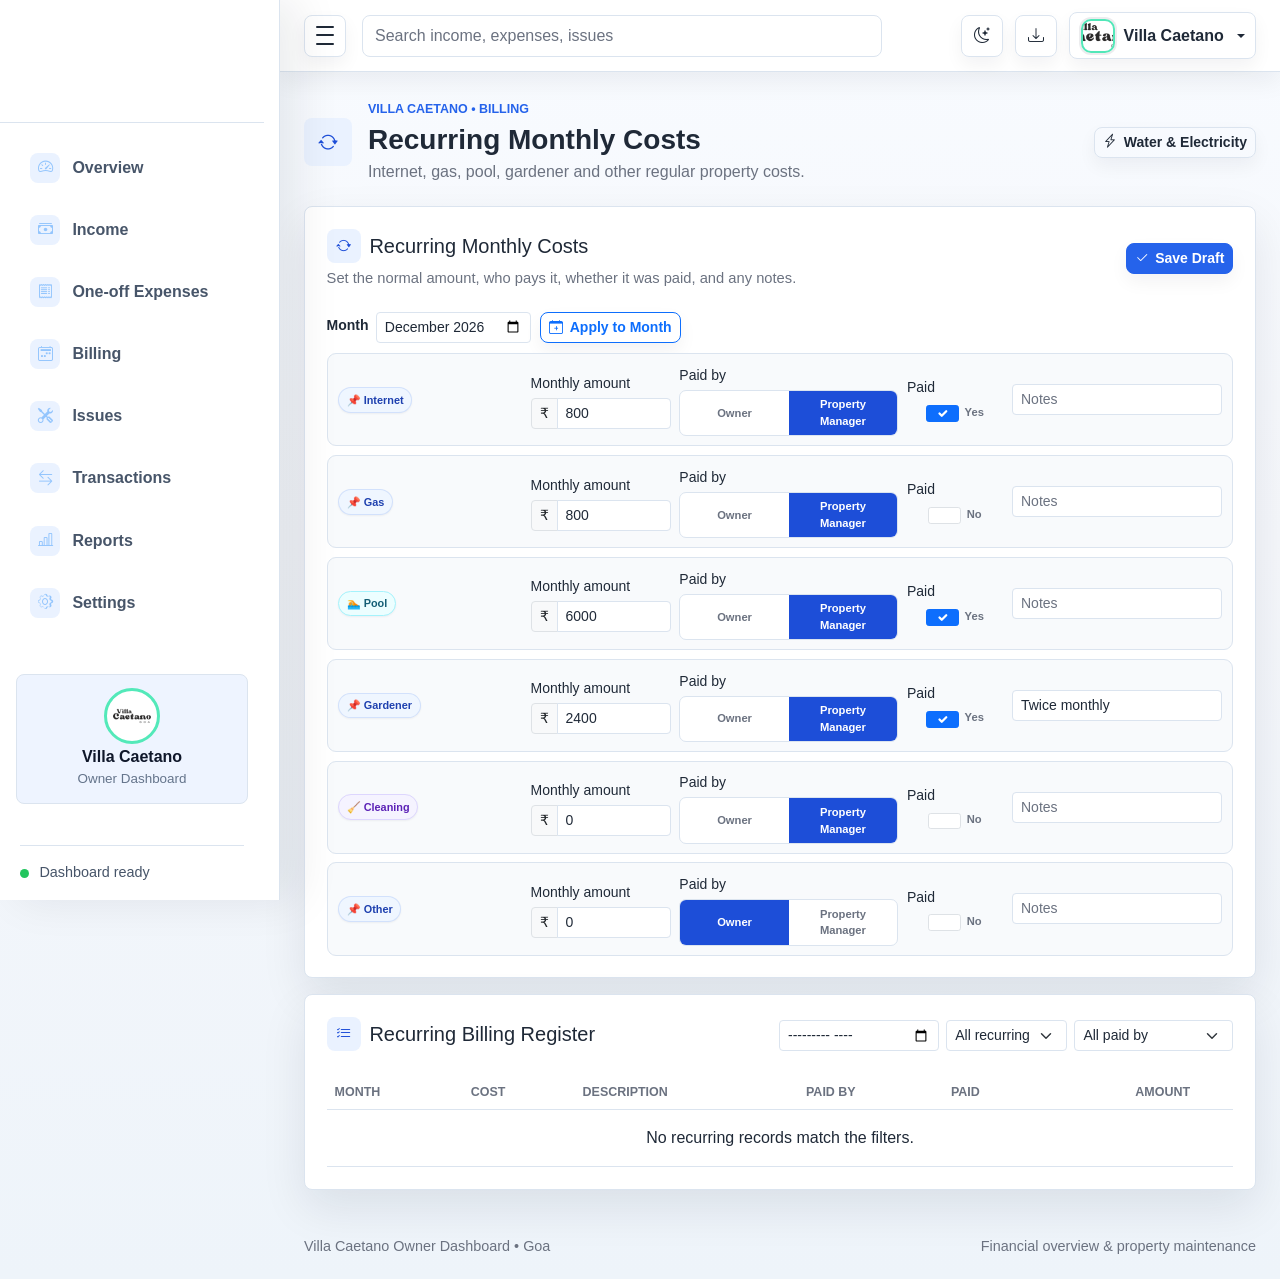
<file: recurring-costs.html>
<!DOCTYPE html>
<!DOCTYPE html>
<!DOCTYPE html>
<!DOCTYPE html>
<html lang="en">
 <head>
  <meta charset="utf-8"/>
  <meta content="width=device-width, initial-scale=1.0" name="viewport"/>
  <meta content="Villa Caetano Owner Dashboard" name="description"/>
  <title>
   Recurring Costs | Villa Caetano
  </title>
  <link href="assets/images/brand/villa-caetano/logo-black.png" rel="icon"/>
  <link href="assets/css/bootstrap.min.css" rel="stylesheet"/>
  <link href="assets/vendors/bootstrap-icons/bootstrap-icons.css" rel="stylesheet"/>
  <link href="assets/css/style.css" rel="stylesheet"/>
 </head>
 <body data-page="recurring">
  <div class="admin-shell">
   <div class="sidebar-backdrop" data-sidebar-close="">
   </div>
   <aside aria-label="Main navigation" class="admin-sidebar" id="adminSidebar">
    <div class="sidebar-header">
     <a aria-label="Villa Caetano dashboard" class="brand-mark" href="index.html">
      <div class="sidebar-logo-wrap">
       <img alt="Villa Caetano Goa" class="vc-logo" src="assets/images/brand/villa-caetano/logo-white.png"/>
      </div>
     </a>
    </div>
    <nav class="sidebar-nav">
     <a class="nav-link" data-page="dashboard" href="index.html">
      <span class="nav-icon">
       <i class="bi bi-speedometer2">
       </i>
      </span>
      <span class="nav-text">
       Overview
      </span>
     </a>
     <a class="nav-link" data-page="income" href="income.html">
      <span class="nav-icon">
       <i class="bi bi-cash-stack">
       </i>
      </span>
      <span class="nav-text">
       Income
      </span>
     </a>
     <a class="nav-link" data-page="expenses" href="expenses.html">
      <span class="nav-icon">
       <i class="bi bi-receipt">
       </i>
      </span>
      <span class="nav-text">
       One-off Expenses
      </span>
     </a>
     <a class="nav-link" data-page="billing" href="monthly-billing.html">
      <span class="nav-icon"><i class="bi bi-calendar2-week"></i></span>
      <span class="nav-text">Billing</span>
     </a>
<a class="nav-link" data-page="issues" href="issues.html">
      <span class="nav-icon">
       <i class="bi bi-tools">
       </i>
      </span>
      <span class="nav-text">
       Issues
      </span>
     </a>
<a class="nav-link" data-page="transactions" href="transactions.html">
      <span class="nav-icon">
       <i class="bi bi-arrow-left-right">
       </i>
      </span>
      <span class="nav-text">
       Transactions
      </span>
     </a>
     <a class="nav-link" data-page="reports" href="reports.html">
      <span class="nav-icon"><i class="bi bi-bar-chart-line"></i></span>
      <span class="nav-text">Reports</span>
     </a>
     <a class="nav-link" data-page="settings" href="settings.html">
      <span class="nav-icon">
       <i class="bi bi-gear">
       </i>
      </span>
      <span class="nav-text">
       Settings
      </span>
     </a>
    </nav>
    <div class="sidebar-user">
     <img alt="Villa Caetano" class="avatar-img avatar-md sidebar-user-avatar" src="assets/images/brand/villa-caetano/logo-black.png"/>
     <strong>
      Villa Caetano
     </strong>
     <small>
      Owner Dashboard
     </small>
    </div>
    <div class="sidebar-footer">
     <span class="status-dot">
     </span>
     <span class="sidebar-footer-text">
      Dashboard ready
     </span>
    </div>
   </aside>
   <div class="admin-main">
    <nav class="navbar admin-navbar navbar-expand bg-white">
     <div class="container-fluid px-3 px-lg-4">
      <button aria-controls="adminSidebar" aria-expanded="true" aria-label="Toggle sidebar" class="sidebar-toggle" data-sidebar-toggle="" type="button">
       <span>
       </span>
       <span>
       </span>
       <span>
       </span>
      </button>
      <a class="d-lg-none ms-2" href="index.html">
       <img alt="Villa Caetano" class="vc-logo-navbar" src="assets/images/brand/villa-caetano/logo-black.png"/>
      </a>
      <form class="d-none d-md-flex ms-3 flex-grow-1" role="search">
       <input aria-label="Search" class="form-control search-input" placeholder="Search income, expenses, issues" type="search"/>
      </form>
      <div class="navbar-actions ms-auto">
       <button aria-label="Switch color theme" class="icon-button theme-toggle" data-theme-toggle="" type="button">
        <i class="bi bi-moon-stars" data-theme-icon="">
        </i>
       </button>
       <button aria-label="Export backup" class="icon-button" data-export="" title="Export backup" type="button">
        <i class="bi bi-download">
        </i>
       </button>
       <div class="dropdown">
        <button class="profile-button dropdown-toggle" data-bs-toggle="dropdown" type="button">
         <img alt="Villa Caetano" class="avatar-img avatar-sm" src="assets/images/brand/villa-caetano/logo-black.png"/>
         <span class="profile-name d-none d-sm-inline">
          Villa Caetano
         </span>
        </button>
        <ul class="dropdown-menu dropdown-menu-end">
         <li>
          <a class="dropdown-item" href="settings.html">
           Dashboard settings
          </a>
         </li>
         <li>
          <a class="dropdown-item" href="index.html">
           Overview
          </a>
         </li>
        </ul>
       </div>
      </div>
     </div>
    </nav>
    <main class="dashboard-content">
     <div class="container-fluid px-3 px-lg-4 py-4">
      <div class="page-heading">
       <div class="page-heading-copy"><span class="page-icon"><i class="bi bi-arrow-repeat"></i></span><div><p class="eyebrow mb-1">Villa Caetano • Billing</p><h1 class="h3 mb-1">Recurring Monthly Costs</h1><p class="text-muted mb-0">Internet, gas, pool, gardener and other regular property costs.</p></div></div>
       <div class="heading-actions"><a class="btn btn-outline-secondary btn-sm" href="monthly-billing.html"><i class="bi bi-lightning-charge"></i> Water &amp; Electricity</a></div>
      </div>
      <div class="panel mb-3">
       <div class="panel-header"><div><h2 class="h5 mb-1 section-title"><i class="bi bi-arrow-repeat"></i><span>Recurring Monthly Costs</span></h2><p class="text-muted mb-0">Set the normal amount, who pays it, whether it was paid, and any notes.</p></div><button class="btn btn-vc btn-sm" id="save-recurring" type="button"><i class="bi bi-check2"></i> Save Draft</button></div>
       <div class="billing-compact-month-row"><label class="small fw-semibold">Month <input class="form-control form-control-sm" id="billing-month" name="month" type="month"></label><button class="btn btn-outline-primary btn-sm" id="apply-recurring" type="button"><i class="bi bi-calendar-plus"></i> Apply to Month</button></div>
       <div class="billing-recurring-rows" id="recurring-costs"></div>
      </div>
      <div class="panel">
       <div class="panel-header"><div><h2 class="h5 mb-1 section-title"><i class="bi bi-list-check"></i><span>Recurring Billing Register</span></h2></div><div class="vc-filter-row"><input class="form-control form-control-sm" id="billing-filter-month" type="month"><select class="form-select form-select-sm" id="billing-filter-category"><option value="">All recurring</option><option>Internet</option><option>Gas</option><option>Pool</option><option>Gardener</option><option>Cleaning</option><option>Other</option></select><select class="form-select form-select-sm" id="billing-filter-paid"><option value="">All paid by</option><option>Owner</option><option>Property Manager</option></select></div></div>
       <div class="table-responsive"><table class="table align-middle mb-0"><thead><tr><th>Month</th><th>Cost</th><th>Description</th><th>Paid By</th><th>Paid</th><th class="text-end">Amount</th><th></th></tr></thead><tbody id="billing-table"></tbody></table></div>
      </div>
    </main>
    <footer class="admin-footer">
     <div class="container-fluid px-3 px-lg-4">
      <span>
       Villa Caetano Owner Dashboard • Goa
      </span>
      <span>
       Financial overview &amp; property maintenance
      </span>
     </div>
    </footer>
   </div>
  </div>
  <script src="assets/js/bootstrap.bundle.min.js">
  </script>
  <script src="assets/js/main.js">
  </script>
  <script src="assets/js/villa-caetano.js">
  </script>
 </body>
</html>
</file>
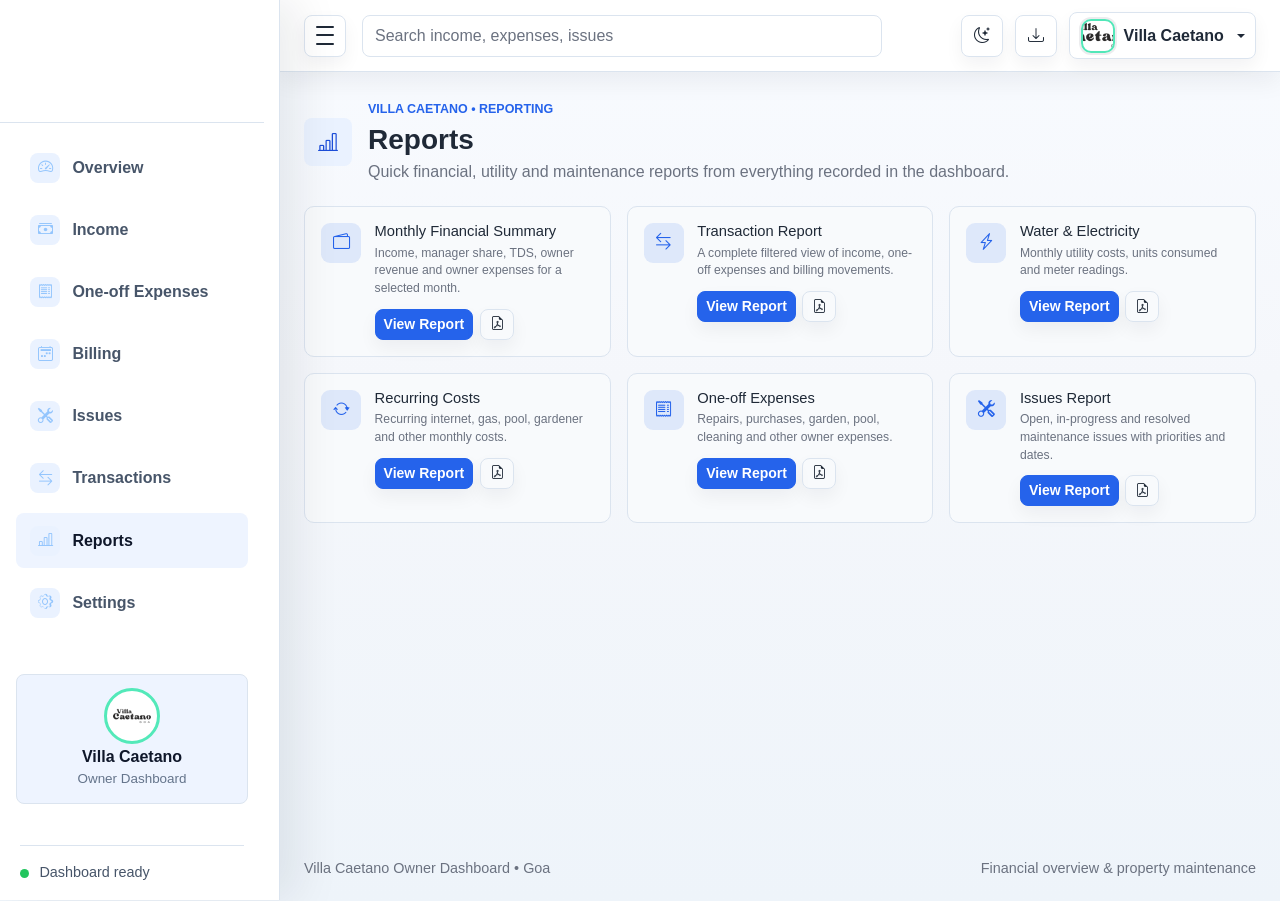
<file: reports.html>
<!DOCTYPE html>
<!DOCTYPE html>
<!DOCTYPE html>
<html lang="en">
 <head>
  <meta charset="utf-8"/>
  <meta content="width=device-width, initial-scale=1.0" name="viewport"/>
  <meta content="Villa Caetano Owner Dashboard" name="description"/>
  <title>
   Reports | Villa Caetano
  </title>
  <link href="assets/images/brand/villa-caetano/logo-black.png" rel="icon"/>
  <link href="assets/css/bootstrap.min.css" rel="stylesheet"/>
  <link href="assets/vendors/bootstrap-icons/bootstrap-icons.css" rel="stylesheet"/>
  <link href="assets/css/style.css" rel="stylesheet"/>
 </head>
 <body data-page="reports">
  <div class="admin-shell">
   <div class="sidebar-backdrop" data-sidebar-close="">
   </div>
   <aside aria-label="Main navigation" class="admin-sidebar" id="adminSidebar">
    <div class="sidebar-header">
     <a aria-label="Villa Caetano dashboard" class="brand-mark" href="index.html">
      <div class="sidebar-logo-wrap">
       <img alt="Villa Caetano Goa" class="vc-logo" src="assets/images/brand/villa-caetano/logo-white.png"/>
      </div>
     </a>
    </div>
    <nav class="sidebar-nav">
     <a class="nav-link" data-page="dashboard" href="index.html">
      <span class="nav-icon">
       <i class="bi bi-speedometer2">
       </i>
      </span>
      <span class="nav-text">
       Overview
      </span>
     </a>
     <a class="nav-link" data-page="income" href="income.html">
      <span class="nav-icon">
       <i class="bi bi-cash-stack">
       </i>
      </span>
      <span class="nav-text">
       Income
      </span>
     </a>
     <a class="nav-link" data-page="expenses" href="expenses.html">
      <span class="nav-icon">
       <i class="bi bi-receipt">
       </i>
      </span>
      <span class="nav-text">
       One-off Expenses
      </span>
     </a>
     <a class="nav-link" data-page="billing" href="monthly-billing.html">
      <span class="nav-icon"><i class="bi bi-calendar2-week"></i></span>
      <span class="nav-text">Billing</span>
     </a>
<a class="nav-link" data-page="issues" href="issues.html">
      <span class="nav-icon">
       <i class="bi bi-tools">
       </i>
      </span>
      <span class="nav-text">
       Issues
      </span>
     </a>
<a class="nav-link" data-page="transactions" href="transactions.html">
      <span class="nav-icon">
       <i class="bi bi-arrow-left-right">
       </i>
      </span>
      <span class="nav-text">
       Transactions
      </span>
     </a>
     <a class="nav-link" data-page="reports" href="reports.html">
      <span class="nav-icon"><i class="bi bi-bar-chart-line"></i></span>
      <span class="nav-text">Reports</span>
     </a>
     <a class="nav-link" data-page="settings" href="settings.html">
      <span class="nav-icon">
       <i class="bi bi-gear">
       </i>
      </span>
      <span class="nav-text">
       Settings
      </span>
     </a>
    </nav>
    <div class="sidebar-user">
     <img alt="Villa Caetano" class="avatar-img avatar-md sidebar-user-avatar" src="assets/images/brand/villa-caetano/logo-black.png"/>
     <strong>
      Villa Caetano
     </strong>
     <small>
      Owner Dashboard
     </small>
    </div>
    <div class="sidebar-footer">
     <span class="status-dot">
     </span>
     <span class="sidebar-footer-text">
      Dashboard ready
     </span>
    </div>
   </aside>
   <div class="admin-main">
    <nav class="navbar admin-navbar navbar-expand bg-white">
     <div class="container-fluid px-3 px-lg-4">
      <button aria-controls="adminSidebar" aria-expanded="true" aria-label="Toggle sidebar" class="sidebar-toggle" data-sidebar-toggle="" type="button">
       <span>
       </span>
       <span>
       </span>
       <span>
       </span>
      </button>
      <a class="d-lg-none ms-2" href="index.html">
       <img alt="Villa Caetano" class="vc-logo-navbar" src="assets/images/brand/villa-caetano/logo-black.png"/>
      </a>
      <form class="d-none d-md-flex ms-3 flex-grow-1" role="search">
       <input aria-label="Search" class="form-control search-input" placeholder="Search income, expenses, issues" type="search"/>
      </form>
      <div class="navbar-actions ms-auto">
       <button aria-label="Switch color theme" class="icon-button theme-toggle" data-theme-toggle="" type="button">
        <i class="bi bi-moon-stars" data-theme-icon="">
        </i>
       </button>
       <button aria-label="Export backup" class="icon-button" data-export="" title="Export backup" type="button">
        <i class="bi bi-download">
        </i>
       </button>
       <div class="dropdown">
        <button class="profile-button dropdown-toggle" data-bs-toggle="dropdown" type="button">
         <img alt="Villa Caetano" class="avatar-img avatar-sm" src="assets/images/brand/villa-caetano/logo-black.png"/>
         <span class="profile-name d-none d-sm-inline">
          Villa Caetano
         </span>
        </button>
        <ul class="dropdown-menu dropdown-menu-end">
         <li>
          <a class="dropdown-item" href="settings.html">
           Dashboard settings
          </a>
         </li>
         <li>
          <a class="dropdown-item" href="index.html">
           Overview
          </a>
         </li>
        </ul>
       </div>
      </div>
     </div>
    </nav>
    <main class="dashboard-content">
     <div class="container-fluid px-3 px-lg-4 py-4">
      <div class="page-heading">
       <div class="page-heading-copy">
        <span class="page-icon"><i class="bi bi-bar-chart-line"></i></span>
        <div>
         <p class="eyebrow mb-1">Villa Caetano • Reporting</p>
         <h1 class="h3 mb-1">Reports</h1>
         <p class="text-muted mb-0">Quick financial, utility and maintenance reports from everything recorded in the dashboard.</p>
        </div>
       </div>
       <div class="heading-actions"><button class="btn btn-outline-secondary btn-sm" id="print-current-report" type="button" style="display:none"><i class="bi bi-file-earmark-pdf"></i> Generate PDF</button><button class="btn btn-vc btn-sm" id="share-current-report" type="button" style="display:none"><i class="bi bi-whatsapp"></i> Share Report</button></div>
      </div>

      <div id="reports-index-view">
       <div class="row g-3 reports-grid">
        <div class="col-12 col-md-6 col-xl-4"><article class="report-card"><div class="report-card-icon"><i class="bi bi-wallet2"></i></div><div class="report-card-body"><h2>Monthly Financial Summary</h2><p>Income, manager share, TDS, owner revenue and owner expenses for a selected month.</p><div class="report-card-actions"><button class="btn btn-vc btn-sm report-view-btn" data-report="financial">View Report</button><button class="btn btn-outline-secondary btn-sm report-print-btn" data-report="financial"><i class="bi bi-file-earmark-pdf"></i></button></div></div></article></div>
        <div class="col-12 col-md-6 col-xl-4"><article class="report-card"><div class="report-card-icon"><i class="bi bi-arrow-left-right"></i></div><div class="report-card-body"><h2>Transaction Report</h2><p>A complete filtered view of income, one-off expenses and billing movements.</p><div class="report-card-actions"><button class="btn btn-vc btn-sm report-view-btn" data-report="transactions">View Report</button><button class="btn btn-outline-secondary btn-sm report-print-btn" data-report="transactions"><i class="bi bi-file-earmark-pdf"></i></button></div></div></article></div>
        <div class="col-12 col-md-6 col-xl-4"><article class="report-card"><div class="report-card-icon"><i class="bi bi-lightning-charge"></i></div><div class="report-card-body"><h2>Water & Electricity</h2><p>Monthly utility costs, units consumed and meter readings.</p><div class="report-card-actions"><button class="btn btn-vc btn-sm report-view-btn" data-report="utilities">View Report</button><button class="btn btn-outline-secondary btn-sm report-print-btn" data-report="utilities"><i class="bi bi-file-earmark-pdf"></i></button></div></div></article></div>
        <div class="col-12 col-md-6 col-xl-4"><article class="report-card"><div class="report-card-icon"><i class="bi bi-arrow-repeat"></i></div><div class="report-card-body"><h2>Recurring Costs</h2><p>Recurring internet, gas, pool, gardener and other monthly costs.</p><div class="report-card-actions"><button class="btn btn-vc btn-sm report-view-btn" data-report="recurring">View Report</button><button class="btn btn-outline-secondary btn-sm report-print-btn" data-report="recurring"><i class="bi bi-file-earmark-pdf"></i></button></div></div></article></div>
        <div class="col-12 col-md-6 col-xl-4"><article class="report-card"><div class="report-card-icon"><i class="bi bi-receipt"></i></div><div class="report-card-body"><h2>One-off Expenses</h2><p>Repairs, purchases, garden, pool, cleaning and other owner expenses.</p><div class="report-card-actions"><button class="btn btn-vc btn-sm report-view-btn" data-report="expenses">View Report</button><button class="btn btn-outline-secondary btn-sm report-print-btn" data-report="expenses"><i class="bi bi-file-earmark-pdf"></i></button></div></div></article></div>
        <div class="col-12 col-md-6 col-xl-4"><article class="report-card"><div class="report-card-icon"><i class="bi bi-tools"></i></div><div class="report-card-body"><h2>Issues Report</h2><p>Open, in-progress and resolved maintenance issues with priorities and dates.</p><div class="report-card-actions"><button class="btn btn-vc btn-sm report-view-btn" data-report="issues">View Report</button><button class="btn btn-outline-secondary btn-sm report-print-btn" data-report="issues"><i class="bi bi-file-earmark-pdf"></i></button></div></div></article></div>
       </div>
      </div>

      <section class="panel report-view-panel" id="report-detail" style="display:none">
       <div class="panel-header report-detail-header"><div><div class="eyebrow" id="report-detail-kicker">Report</div><h2 class="h5 mb-1" id="report-detail-title">Report</h2><p class="text-muted mb-0" id="report-detail-subtitle"></p></div><div class="report-detail-actions"><button class="btn btn-outline-secondary btn-sm" id="back-to-reports"><i class="bi bi-arrow-left"></i> All Reports</button></div></div>
       <div class="report-filter-bar" id="report-filter-bar"></div>
       <div id="report-detail-content"></div>
      </section>
     </div>
    </main>
    <footer class="admin-footer">
     <div class="container-fluid px-3 px-lg-4">
      <span>
       Villa Caetano Owner Dashboard • Goa
      </span>
      <span>
       Financial overview &amp; property maintenance
      </span>
     </div>
    </footer>
   </div>
  </div>
  <script src="assets/js/bootstrap.bundle.min.js">
  </script>
  <script src="assets/js/main.js">
  </script>
  <script src="assets/js/villa-caetano.js">
  </script>
 </body>
</html>
</file>
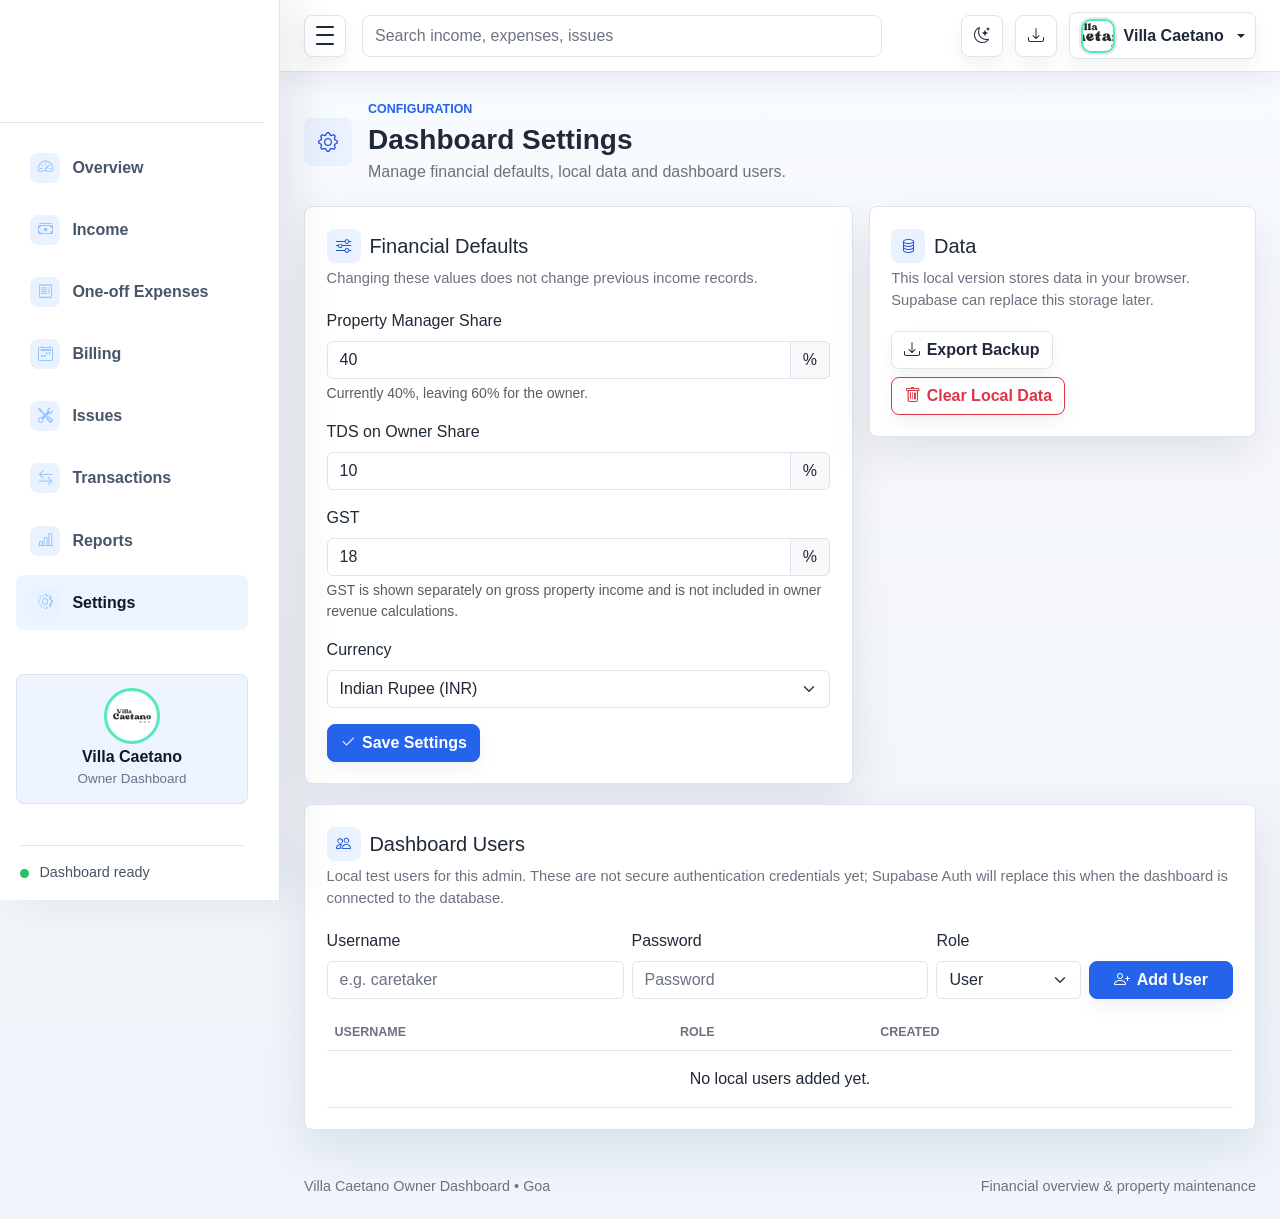
<file: settings.html>
<!DOCTYPE html>
<!DOCTYPE html>
<html lang="en">
 <head>
  <meta charset="utf-8"/>
  <meta content="width=device-width, initial-scale=1.0" name="viewport"/>
  <meta content="Villa Caetano Owner Dashboard" name="description"/>
  <title>
   Settings | Villa Caetano
  </title>
  <link href="assets/images/brand/villa-caetano/logo-black.png" rel="icon"/>
  <link href="assets/css/bootstrap.min.css" rel="stylesheet"/>
  <link href="assets/vendors/bootstrap-icons/bootstrap-icons.css" rel="stylesheet"/>
  <link href="assets/css/style.css" rel="stylesheet"/>
 </head>
 <body data-page="settings">
  <div class="admin-shell">
   <div class="sidebar-backdrop" data-sidebar-close="">
   </div>
   <aside aria-label="Main navigation" class="admin-sidebar" id="adminSidebar">
    <div class="sidebar-header">
     <a aria-label="Villa Caetano dashboard" class="brand-mark" href="index.html">
      <div class="sidebar-logo-wrap">
       <img alt="Villa Caetano Goa" class="vc-logo" src="assets/images/brand/villa-caetano/logo-white.png"/>
      </div>
     </a>
    </div>
    <nav class="sidebar-nav">
     <a class="nav-link" data-page="dashboard" href="index.html">
      <span class="nav-icon">
       <i class="bi bi-speedometer2">
       </i>
      </span>
      <span class="nav-text">
       Overview
      </span>
     </a>
     <a class="nav-link" data-page="income" href="income.html">
      <span class="nav-icon">
       <i class="bi bi-cash-stack">
       </i>
      </span>
      <span class="nav-text">
       Income
      </span>
     </a>
     <a class="nav-link" data-page="expenses" href="expenses.html">
      <span class="nav-icon">
       <i class="bi bi-receipt">
       </i>
      </span>
      <span class="nav-text">
       One-off Expenses
      </span>
     </a>
     <a class="nav-link" data-page="billing" href="monthly-billing.html">
      <span class="nav-icon"><i class="bi bi-calendar2-week"></i></span>
      <span class="nav-text">Billing</span>
     </a>
<a class="nav-link" data-page="issues" href="issues.html">
      <span class="nav-icon">
       <i class="bi bi-tools">
       </i>
      </span>
      <span class="nav-text">
       Issues
      </span>
     </a>
<a class="nav-link" data-page="transactions" href="transactions.html">
      <span class="nav-icon">
       <i class="bi bi-arrow-left-right">
       </i>
      </span>
      <span class="nav-text">
       Transactions
      </span>
     </a>
     <a class="nav-link" data-page="reports" href="reports.html">
      <span class="nav-icon"><i class="bi bi-bar-chart-line"></i></span>
      <span class="nav-text">Reports</span>
     </a>
     <a class="nav-link" data-page="settings" href="settings.html">
      <span class="nav-icon">
       <i class="bi bi-gear">
       </i>
      </span>
      <span class="nav-text">
       Settings
      </span>
     </a>
    </nav>
    <div class="sidebar-user">
     <img alt="Villa Caetano" class="avatar-img avatar-md sidebar-user-avatar" src="assets/images/brand/villa-caetano/logo-black.png"/>
     <strong>
      Villa Caetano
     </strong>
     <small>
      Owner Dashboard
     </small>
    </div>
    <div class="sidebar-footer">
     <span class="status-dot">
     </span>
     <span class="sidebar-footer-text">
      Dashboard ready
     </span>
    </div>
   </aside>
   <div class="admin-main">
    <nav class="navbar admin-navbar navbar-expand bg-white">
     <div class="container-fluid px-3 px-lg-4">
      <button aria-controls="adminSidebar" aria-expanded="true" aria-label="Toggle sidebar" class="sidebar-toggle" data-sidebar-toggle="" type="button">
       <span>
       </span>
       <span>
       </span>
       <span>
       </span>
      </button>
      <a class="d-lg-none ms-2" href="index.html">
       <img alt="Villa Caetano" class="vc-logo-navbar" src="assets/images/brand/villa-caetano/logo-black.png"/>
      </a>
      <form class="d-none d-md-flex ms-3 flex-grow-1" role="search">
       <input aria-label="Search" class="form-control search-input" placeholder="Search income, expenses, issues" type="search"/>
      </form>
      <div class="navbar-actions ms-auto">
       <button aria-label="Switch color theme" class="icon-button theme-toggle" data-theme-toggle="" type="button">
        <i class="bi bi-moon-stars" data-theme-icon="">
        </i>
       </button>
       <button aria-label="Export backup" class="icon-button" data-export="" title="Export backup" type="button">
        <i class="bi bi-download">
        </i>
       </button>
       <div class="dropdown">
        <button class="profile-button dropdown-toggle" data-bs-toggle="dropdown" type="button">
         <img alt="Villa Caetano" class="avatar-img avatar-sm" src="assets/images/brand/villa-caetano/logo-black.png"/>
         <span class="profile-name d-none d-sm-inline">
          Villa Caetano
         </span>
        </button>
        <ul class="dropdown-menu dropdown-menu-end">
         <li>
          <a class="dropdown-item" href="settings.html">
           Dashboard settings
          </a>
         </li>
         <li>
          <a class="dropdown-item" href="index.html">
           Overview
          </a>
         </li>
        </ul>
       </div>
      </div>
     </div>
    </nav>
    <main class="dashboard-content">
     <div class="container-fluid px-3 px-lg-4 py-4">
      <div class="page-heading">
       <div class="page-heading-copy">
        <span class="page-icon">
         <i class="bi bi-gear">
         </i>
        </span>
        <div>
         <p class="eyebrow mb-1">
          Configuration
         </p>
         <h1 class="h3 mb-1">
          Dashboard Settings
         </h1>
         <p class="text-muted mb-0">
          Manage financial defaults, local data and dashboard users.
         </p>
        </div>
       </div>
      </div>
      <div class="row g-3">
       <div class="col-12 col-lg-7">
        <div class="panel">
         <div class="panel-header">
          <div>
           <h2 class="h5 mb-1 section-title">
            <i class="bi bi-sliders">
            </i>
            <span>
             Financial Defaults
            </span>
           </h2>
           <p class="text-muted mb-0">
            Changing these values does not change previous income records.
           </p>
          </div>
         </div>
         <form id="settings-form">
          <div class="mb-3">
           <label class="form-label">
            Property Manager Share
           </label>
           <div class="input-group">
            <input class="form-control" id="settings-manager" max="100" min="0" name="managerPercent" step="0.01" type="number"/>
            <span class="input-group-text">
             %
            </span>
           </div>
           <div class="form-text">
            Currently 40%, leaving 60% for the owner.
           </div>
          </div>
          <div class="mb-3">
           <label class="form-label">
            TDS on Owner Share
           </label>
           <div class="input-group">
            <input class="form-control" id="settings-tds" max="100" min="0" name="tdsPercent" step="0.01" type="number"/>
            <span class="input-group-text">
             %
            </span>
           </div>
          </div>
          <div class="mb-3">
           <label class="form-label">
            GST
           </label>
           <div class="input-group">
            <input class="form-control" id="settings-gst" max="100" min="0" name="gstPercent" step="0.01" type="number"/>
            <span class="input-group-text">
             %
            </span>
           </div>
           <div class="form-text">
            GST is shown separately on gross property income and is not included in owner revenue calculations.
           </div>
          </div>
          <div class="mb-3">
           <label class="form-label">
            Currency
           </label>
           <select class="form-select" id="settings-currency" name="currency">
            <option value="INR">
             Indian Rupee (INR)
            </option>
            <option value="GBP">
             British Pound (GBP)
            </option>
            <option value="USD">
             US Dollar (USD)
            </option>
           </select>
          </div>
          <button class="btn btn-vc" type="submit">
           <i class="bi bi-check2">
           </i>
           Save Settings
          </button>
         </form>
        </div>
       </div>
       <div class="col-12 col-lg-5">
        <div class="panel">
         <div class="panel-header">
          <div>
           <h2 class="h5 mb-1 section-title">
            <i class="bi bi-database">
            </i>
            <span>
             Data
            </span>
           </h2>
           <p class="text-muted mb-0">
            This local version stores data in your browser. Supabase can replace this storage later.
           </p>
          </div>
         </div>
         <div class="vc-inline-actions">
          <button class="btn btn-outline-secondary" data-export="">
           <i class="bi bi-download">
           </i>
           Export Backup
          </button>
          <button class="btn btn-outline-danger" data-reset-demo="">
           <i class="bi bi-trash">
           </i>
           Clear Local Data
          </button>
         </div>
        </div>
       </div>
      </div>
      <div class="row g-3 mt-1">
       <div class="col-12">
        <div class="panel">
         <div class="panel-header">
          <div>
           <h2 class="h5 mb-1 section-title">
            <i class="bi bi-people">
            </i>
            <span>
             Dashboard Users
            </span>
           </h2>
           <p class="text-muted mb-0">
            Local test users for this admin. These are not secure authentication credentials yet; Supabase Auth will replace this when the dashboard is connected to the database.
           </p>
          </div>
         </div>
         <form class="row g-2 align-items-end" id="user-form">
          <div class="col-12 col-md-4">
           <label class="form-label">
            Username
           </label>
           <input class="form-control" name="username" placeholder="e.g. caretaker" required=""/>
          </div>
          <div class="col-12 col-md-4">
           <label class="form-label">
            Password
           </label>
           <input class="form-control" name="password" placeholder="Password" required="" type="password"/>
          </div>
          <div class="col-12 col-md-2">
           <label class="form-label">
            Role
           </label>
           <select class="form-select" name="role">
            <option value="User">
             User
            </option>
            <option value="Admin">
             Admin
            </option>
           </select>
          </div>
          <div class="col-12 col-md-2">
           <button class="btn btn-vc w-100" type="submit">
            <i class="bi bi-person-plus">
            </i>
            Add User
           </button>
          </div>
         </form>
         <div class="table-responsive mt-3">
          <table class="table align-middle mb-0">
           <thead>
            <tr>
             <th>
              Username
             </th>
             <th>
              Role
             </th>
             <th>
              Created
             </th>
             <th class="text-end">
             </th>
            </tr>
           </thead>
           <tbody id="users-table">
           </tbody>
          </table>
         </div>
        </div>
       </div>
      </div>
     </div>
    </main>
    <footer class="admin-footer">
     <div class="container-fluid px-3 px-lg-4">
      <span>
       Villa Caetano Owner Dashboard • Goa
      </span>
      <span>
       Financial overview &amp; property maintenance
      </span>
     </div>
    </footer>
   </div>
  </div>
  <script src="assets/js/bootstrap.bundle.min.js">
  </script>
  <script src="assets/js/main.js">
  </script>
  <script src="assets/js/villa-caetano.js">
  </script>
 </body>
</html>
</file>
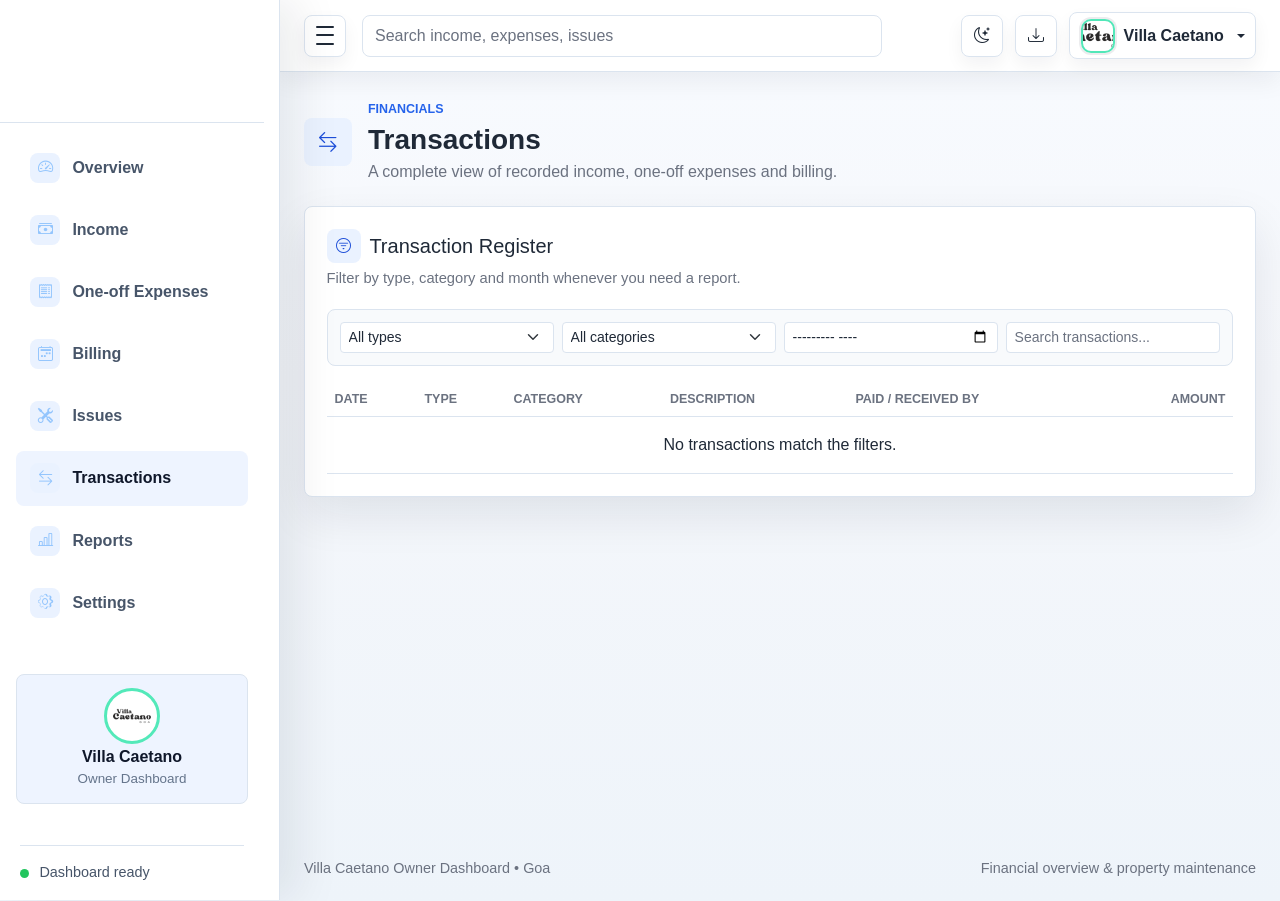
<file: transactions.html>
<!DOCTYPE html>
<!DOCTYPE html>
<!DOCTYPE html>
<!DOCTYPE html>
<!DOCTYPE html>
<html lang="en">
 <head>
  <meta charset="utf-8"/>
  <meta content="width=device-width, initial-scale=1.0" name="viewport"/>
  <meta content="Villa Caetano Owner Dashboard" name="description"/>
  <title>
   Transactions | Villa Caetano
  </title>
  <link href="assets/images/brand/villa-caetano/logo-black.png" rel="icon"/>
  <link href="assets/css/bootstrap.min.css" rel="stylesheet"/>
  <link href="assets/vendors/bootstrap-icons/bootstrap-icons.css" rel="stylesheet"/>
  <link href="assets/css/style.css" rel="stylesheet"/>
 </head>
 <body data-page="transactions">
  <div class="admin-shell">
   <div class="sidebar-backdrop" data-sidebar-close="">
   </div>
   <aside aria-label="Main navigation" class="admin-sidebar" id="adminSidebar">
    <div class="sidebar-header">
     <a aria-label="Villa Caetano dashboard" class="brand-mark" href="index.html">
      <div class="sidebar-logo-wrap">
       <img alt="Villa Caetano Goa" class="vc-logo" src="assets/images/brand/villa-caetano/logo-white.png"/>
      </div>
     </a>
    </div>
    <nav class="sidebar-nav">
     <a class="nav-link" data-page="dashboard" href="index.html">
      <span class="nav-icon">
       <i class="bi bi-speedometer2">
       </i>
      </span>
      <span class="nav-text">
       Overview
      </span>
     </a>
     <a class="nav-link" data-page="income" href="income.html">
      <span class="nav-icon">
       <i class="bi bi-cash-stack">
       </i>
      </span>
      <span class="nav-text">
       Income
      </span>
     </a>
     <a class="nav-link" data-page="expenses" href="expenses.html">
      <span class="nav-icon">
       <i class="bi bi-receipt">
       </i>
      </span>
      <span class="nav-text">
       One-off Expenses
      </span>
     </a>
     <a class="nav-link" data-page="billing" href="monthly-billing.html">
      <span class="nav-icon"><i class="bi bi-calendar2-week"></i></span>
      <span class="nav-text">Billing</span>
     </a>
<a class="nav-link" data-page="issues" href="issues.html">
      <span class="nav-icon">
       <i class="bi bi-tools">
       </i>
      </span>
      <span class="nav-text">
       Issues
      </span>
     </a>
<a class="nav-link" data-page="transactions" href="transactions.html">
      <span class="nav-icon">
       <i class="bi bi-arrow-left-right">
       </i>
      </span>
      <span class="nav-text">
       Transactions
      </span>
     </a>
     <a class="nav-link" data-page="reports" href="reports.html">
      <span class="nav-icon"><i class="bi bi-bar-chart-line"></i></span>
      <span class="nav-text">Reports</span>
     </a>
     <a class="nav-link" data-page="settings" href="settings.html">
      <span class="nav-icon">
       <i class="bi bi-gear">
       </i>
      </span>
      <span class="nav-text">
       Settings
      </span>
     </a>
    </nav>
    <div class="sidebar-user">
     <img alt="Villa Caetano" class="avatar-img avatar-md sidebar-user-avatar" src="assets/images/brand/villa-caetano/logo-black.png"/>
     <strong>
      Villa Caetano
     </strong>
     <small>
      Owner Dashboard
     </small>
    </div>
    <div class="sidebar-footer">
     <span class="status-dot">
     </span>
     <span class="sidebar-footer-text">
      Dashboard ready
     </span>
    </div>
   </aside>
   <div class="admin-main">
    <nav class="navbar admin-navbar navbar-expand bg-white">
     <div class="container-fluid px-3 px-lg-4">
      <button aria-controls="adminSidebar" aria-expanded="true" aria-label="Toggle sidebar" class="sidebar-toggle" data-sidebar-toggle="" type="button">
       <span>
       </span>
       <span>
       </span>
       <span>
       </span>
      </button>
      <a class="d-lg-none ms-2" href="index.html">
       <img alt="Villa Caetano" class="vc-logo-navbar" src="assets/images/brand/villa-caetano/logo-black.png"/>
      </a>
      <form class="d-none d-md-flex ms-3 flex-grow-1" role="search">
       <input aria-label="Search" class="form-control search-input" placeholder="Search income, expenses, issues" type="search"/>
      </form>
      <div class="navbar-actions ms-auto">
       <button aria-label="Switch color theme" class="icon-button theme-toggle" data-theme-toggle="" type="button">
        <i class="bi bi-moon-stars" data-theme-icon="">
        </i>
       </button>
       <button aria-label="Export backup" class="icon-button" data-export="" title="Export backup" type="button">
        <i class="bi bi-download">
        </i>
       </button>
       <div class="dropdown">
        <button class="profile-button dropdown-toggle" data-bs-toggle="dropdown" type="button">
         <img alt="Villa Caetano" class="avatar-img avatar-sm" src="assets/images/brand/villa-caetano/logo-black.png"/>
         <span class="profile-name d-none d-sm-inline">
          Villa Caetano
         </span>
        </button>
        <ul class="dropdown-menu dropdown-menu-end">
         <li>
          <a class="dropdown-item" href="settings.html">
           Dashboard settings
          </a>
         </li>
         <li>
          <a class="dropdown-item" href="index.html">
           Overview
          </a>
         </li>
        </ul>
       </div>
      </div>
     </div>
    </nav>
    <main class="dashboard-content">
     <div class="container-fluid px-3 px-lg-4 py-4">
      <div class="page-heading">
       <div class="page-heading-copy">
        <span class="page-icon">
         <i class="bi bi-arrow-left-right">
         </i>
        </span>
        <div>
         <p class="eyebrow mb-1">
          Financials
         </p>
         <h1 class="h3 mb-1">
          Transactions
         </h1>
         <p class="text-muted mb-0">
          A complete view of recorded income, one-off expenses and billing.
         </p>
        </div>
       </div>
      </div>
      <div class="panel">
       <div class="panel-header">
        <div>
         <h2 class="h5 mb-1 section-title">
          <i class="bi bi-filter-circle">
          </i>
          <span>
           Transaction Register
          </span>
         </h2>
         <p class="text-muted mb-0">
          Filter by type, category and month whenever you need a report.
         </p>
        </div>
       </div>
       <div class="vc-filter-row vc-filter-row-wide">
        <select class="form-select form-select-sm" id="transaction-filter-type">
         <option value="">
          All types
         </option>
         <option value="Income">
          Income
         </option>
         <option value="Expense">
          Expense
         </option>
         <option value="Billing">
          Billing
         </option>
        </select>
        <select class="form-select form-select-sm" id="transaction-filter-category">
         <option value="">
          All categories
         </option>
         <option value="Property Income">
          Property Income
         </option>
         <option value="Repairs">
          Repairs
         </option>
         <option value="Cleaning">
          Cleaning
         </option>
         <option value="Replacement">
          Replacement
         </option>
         <option value="Plumbing">
          Plumbing
         </option>
         <option value="Electrical">
          Electrical
         </option>
         <option value="Garden">
          Garden
         </option>
         <option value="Pool">
          Pool
         </option>
         <option value="Pest Control">
          Pest Control
         </option>
         <option value="Supplies">
          Supplies
         </option>
         <option value="Transport / Delivery">
          Transport / Delivery
         </option>
         <option value="Appliances">
          Appliances
         </option>
         <option value="Electricity">
          Electricity
         </option>
         <option value="Water">
          Water
         </option>
         <option value="Internet">
          Internet
         </option>
         <option value="Gas">
          Gas
         </option>
         <option value="Gardener">
          Gardener
         </option>
         <option value="Other">
          Other
         </option>
        </select>
        <input class="form-control form-control-sm" id="transaction-filter-month" type="month"/>
        <input class="form-control form-control-sm" id="transaction-search" placeholder="Search transactions..." type="search"/>
       </div>
       <div class="table-responsive">
        <table class="table align-middle mb-0">
         <thead>
          <tr>
           <th>
            Date
           </th>
           <th>
            Type
           </th>
           <th>
            Category
           </th>
           <th>
            Description
           </th>
           <th>
            Paid / Received By
           </th>
           <th class="text-end">
            Amount
           </th>
          </tr>
         </thead>
         <tbody id="transactions-table">
         </tbody>
        </table>
       </div>
      </div>
     </div>
    </main>
    <footer class="admin-footer">
     <div class="container-fluid px-3 px-lg-4">
      <span>
       Villa Caetano Owner Dashboard • Goa
      </span>
      <span>
       Financial overview &amp; property maintenance
      </span>
     </div>
    </footer>
   </div>
  </div>
  <script src="assets/js/bootstrap.bundle.min.js">
  </script>
  <script src="assets/js/main.js">
  </script>
  <script src="assets/js/villa-caetano.js">
  </script>
 </body>
</html>
</file>
<file: assets/css/style.css>
:root {
  --sidebar-width: 280px;
  --sidebar-mini-width: 84px;
  --admin-bg: #f5f7fb;
  --admin-surface: #ffffff;
  --admin-surface-soft: #f8fafc;
  --admin-border: #dbe4ef;
  --admin-text: #1f2937;
  --admin-muted: #6b7280;
  --admin-primary: #2563eb;
  --admin-primary-dark: #1d4ed8;
  --admin-success: #0f766e;
  --admin-warning: #d97706;
  --admin-danger: #dc2626;
  --admin-sidebar: #111827;
  --admin-sidebar-soft: #1f2937;
  --admin-shadow-sm: 0 10px 24px rgba(15, 23, 42, 0.06);
  --admin-shadow: 0 18px 46px rgba(15, 23, 42, 0.09);
  --admin-shadow-lg: 0 26px 70px rgba(15, 23, 42, 0.12);
  --admin-ring: 0 0 0 4px rgba(37, 99, 235, 0.12);
}

* {
  box-sizing: border-box;
}

html {
  min-height: 100%;
}

body {
  min-height: 100vh;
  margin: 0;
  background: linear-gradient(180deg, #f8fbff 0%, var(--admin-bg) 42%, #eef4fa 100%);
  color: var(--admin-text);
  font-family: "Segoe UI", Arial, sans-serif;
}

a {
  text-decoration: none;
}

.admin-shell {
  min-height: 100vh;
}

.admin-sidebar {
  position: fixed;
  inset: 0 auto 0 0;
  z-index: 1040;
  width: var(--sidebar-width);
  display: flex;
  flex-direction: column;
  overflow-x: hidden;
  overflow-y: auto;
  /* Reserve scrollbar gutter to keep inner content width stable so header/footer dividers align with scrollbar */
  scrollbar-gutter: stable;
  background: var(--admin-sidebar);
  color: #ffffff;
  box-shadow: 18px 0 42px rgba(15, 23, 42, 0.18);
  transform: translateX(0);
  transition: width 0.2s ease, transform 0.2s ease;
}

.sidebar-header {
  padding: 1.35rem 1.25rem 1.15rem;
  margin-inline: 0;
  border-bottom: 1px solid rgba(255, 255, 255, 0.08);
}

.brand-mark {
  display: flex;
  align-items: center;
  gap: 0.75rem;
  min-width: 0;
  color: #ffffff;
}

.brand-mark:hover,
.brand-mark:focus {
  color: #ffffff;
}

.brand-icon,
.profile-avatar,
.metric-icon,
.nav-icon {
  display: inline-grid;
  place-items: center;
  flex: 0 0 auto;
  font-weight: 800;
}

.brand-icon {
  width: 42px;
  height: 42px;
  border-radius: 8px;
  background: linear-gradient(135deg, #2563eb, #0f766e);
  color: #ffffff;
}

.brand-copy,
.brand-title,
.brand-subtitle,
.nav-text,
.sidebar-footer-text {
  min-width: 0;
  transition: opacity 0.16s ease, width 0.16s ease;
}

.brand-title,
.brand-subtitle {
  display: block;
  line-height: 1.2;
  white-space: nowrap;
}

.brand-title {
  font-size: 1.05rem;
  font-weight: 800;
}

.brand-subtitle {
  color: #9ca3af;
  font-size: 0.78rem;
}

.sidebar-nav {
  display: grid;
  gap: 0.45rem;
  padding: 1.1rem 1rem;
}

.sidebar-nav .nav-link {
  display: flex;
  align-items: center;
  gap: 0.75rem;
  min-height: 48px;
  padding: 0.78rem 0.9rem;
  border-radius: 8px;
  color: #d1d5db;
  font-weight: 700;
  transition: background 0.16s ease, color 0.16s ease, transform 0.16s ease;
  white-space: nowrap;
}

.sidebar-nav .nav-link:hover,
.sidebar-nav .nav-link:focus,
.sidebar-nav .nav-link.active {
  background: var(--admin-sidebar-soft);
  color: #ffffff;
}

.sidebar-nav .nav-link:hover,
.sidebar-nav .nav-link:focus {
  transform: translateX(2px);
}

.nav-icon {
  width: 30px;
  height: 30px;
  border-radius: 8px;
  background: rgba(255, 255, 255, 0.08);
  color: #bfdbfe;
  font-size: 0.76rem;
}

.sidebar-footer {
  display: flex;
  align-items: center;
  gap: 0.65rem;
  margin-top: auto;
  margin-inline: 1.25rem;
  padding: 1rem 0;
  color: #d1d5db;
  border-top: 1px solid rgba(255, 255, 255, 0.08);
  font-size: 0.9rem;
  white-space: nowrap;
}

.sidebar-user {
  margin: auto 1rem 1rem;
  padding: 0.85rem;
  display: grid;
  justify-items: center;
  gap: 0.22rem;
  border: 1px solid var(--admin-sidebar-border);
  border-radius: 8px;
  background: var(--admin-sidebar-soft);
  text-align: center;
}

.sidebar-user-avatar {
  border: 3px solid #53e9b9;
}

.sidebar-user strong {
  color: var(--admin-sidebar-text-strong);
  font-size: 1rem;
  line-height: 1.1;
}

.sidebar-user small {
  color: var(--admin-sidebar-muted);
  font-size: 0.84rem;
}

.status-dot,
.notification-dot {
  width: 9px;
  height: 9px;
  border-radius: 50%;
}

.status-dot {
  flex: 0 0 auto;
  background: #22c55e;
}

.sidebar-backdrop {
  position: fixed;
  inset: 0;
  z-index: 1030;
  display: none;
  background: rgba(15, 23, 42, 0.5);
}

.admin-main {
  width: auto;
  min-width: 0;
  min-height: 100vh;
  margin-left: var(--sidebar-width);
  transition: margin-left 0.2s ease;
}

.admin-navbar {
  position: sticky;
  top: 0;
  z-index: 1020;
  min-height: 72px;
  border-bottom: 1px solid var(--admin-border);
  box-shadow: var(--admin-shadow-sm);
}

.admin-navbar.bg-white {
  background-color: rgba(255, 255, 255, 0.94) !important;
  backdrop-filter: blur(14px);
}

.sidebar-toggle {
  width: 42px;
  height: 42px;
  display: inline-grid;
  place-items: center;
  gap: 4px;
  padding: 9px;
  border: 1px solid var(--admin-border);
  border-radius: 8px;
  background: #ffffff;
  box-shadow: 0 8px 18px rgba(15, 23, 42, 0.05);
  transition: border-color 0.16s ease, background 0.16s ease, box-shadow 0.16s ease;
}

.sidebar-toggle:hover,
.sidebar-toggle:focus {
  border-color: #bfdbfe;
  background: #f8fbff;
  box-shadow: var(--admin-ring);
}

.sidebar-toggle span {
  width: 18px;
  height: 2px;
  display: block;
  background: var(--admin-text);
  border-radius: 999px;
}

.search-input {
  max-width: 520px;
  border-color: var(--admin-border);
  border-radius: 8px;
  background: var(--admin-surface-soft);
  min-height: 42px;
  box-shadow: none;
}

.search-input:focus {
  border-color: #93c5fd;
  box-shadow: var(--admin-ring);
}

.navbar-actions {
  display: flex;
  align-items: center;
  gap: 0.75rem;
}

.icon-button,
.profile-button {
  border: 1px solid var(--admin-border);
  background: #ffffff;
  color: var(--admin-text);
  box-shadow: 0 8px 18px rgba(15, 23, 42, 0.05);
  transition: border-color 0.16s ease, box-shadow 0.16s ease, transform 0.16s ease;
}

.icon-button:hover,
.icon-button:focus,
.profile-button:hover,
.profile-button:focus {
  border-color: #bfdbfe;
  box-shadow: var(--admin-ring);
}

.icon-button {
  position: relative;
  width: 42px;
  height: 42px;
  border-radius: 8px;
  font-weight: 800;
}

.notification-dot {
  position: absolute;
  top: 8px;
  right: 8px;
  background: var(--admin-danger);
}

.notification-menu {
  width: min(320px, calc(100vw - 2rem));
  border: 1px solid var(--admin-border);
  border-radius: 8px;
  box-shadow: var(--admin-shadow);
}

.notification-menu .dropdown-item {
  display: grid;
  gap: 0.2rem;
  padding-block: 0.7rem;
}

.notification-title {
  font-weight: 700;
}

.notification-time {
  color: var(--admin-muted);
  font-size: 0.82rem;
}

.profile-button {
  display: flex;
  align-items: center;
  gap: 0.55rem;
  min-height: 42px;
  padding: 0.35rem 0.65rem;
  border-radius: 8px;
  font-weight: 700;
}

.profile-avatar {
  width: 30px;
  height: 30px;
  border-radius: 8px;
  background: #e0ecff;
  color: var(--admin-primary-dark);
  font-size: 0.76rem;
}

.avatar-img {
  display: block;
  flex: 0 0 auto;
  object-fit: cover;
  object-position: center;
}

.avatar-sm {
  width: 34px;
  height: 34px;
  border-radius: 10px;
}

.avatar-md {
  width: 56px;
  height: 56px;
  border-radius: 50%;
}

.avatar-xl {
  width: 78px;
  height: 78px;
  border-radius: 50%;
}

.profile-button .avatar-sm {
  border: 2px solid #52e7b8;
  box-shadow: 0 0 0 2px rgba(15, 23, 42, 0.08);
}

html[data-theme="dark"] .profile-button .avatar-sm {
  border-color: #54f0be;
  box-shadow: 0 0 0 2px rgba(255, 255, 255, 0.08);
}

.dashboard-content {
  min-height: calc(100vh - 132px);
}

.dashboard-content > .container-fluid {
  padding-top: 1.75rem !important;
  padding-bottom: 1.75rem !important;
}

.page-heading,
.panel-header,
.metric-top {
  display: flex;
  align-items: center;
  justify-content: space-between;
  gap: 1rem;
}

.page-heading {
  margin-bottom: 1.35rem;
}

.page-heading h1 {
  font-weight: 800;
  letter-spacing: 0;
}

.eyebrow {
  color: var(--admin-primary);
  font-size: 0.78rem;
  font-weight: 800;
  text-transform: uppercase;
}

.heading-actions {
  display: flex;
  flex-wrap: wrap;
  justify-content: flex-end;
  gap: 0.65rem;
}

.btn {
  border-radius: 8px;
  font-weight: 700;
  box-shadow: 0 8px 18px rgba(15, 23, 42, 0.05);
  transition: border-color 0.16s ease, background 0.16s ease, box-shadow 0.16s ease, transform 0.16s ease;
}

.btn:hover,
.btn:focus {
  transform: translateY(-1px);
}

.btn-primary {
  border-color: var(--admin-primary);
  background: var(--admin-primary);
}

.btn-primary:hover,
.btn-primary:focus {
  border-color: var(--admin-primary-dark);
  background: var(--admin-primary-dark);
}

.metric-card,
.panel {
  border: 1px solid var(--admin-border);
  border-radius: 8px;
  background: var(--admin-surface);
  box-shadow: var(--admin-shadow);
}

.metric-card {
  position: relative;
  min-height: 164px;
  padding: 1.35rem;
  overflow: hidden;
  transition: border-color 0.18s ease, box-shadow 0.18s ease, transform 0.18s ease;
}

.metric-card::before {
  content: "";
  position: absolute;
  inset: 0 auto 0 0;
  width: 4px;
  background: var(--metric-color, var(--admin-primary));
}

.metric-card:hover {
  border-color: #c6d5e8;
  box-shadow: var(--admin-shadow-lg);
  transform: translateY(-3px);
}

.metric-primary {
  --metric-color: var(--admin-primary);
}

.metric-success {
  --metric-color: var(--admin-success);
}

.metric-warning {
  --metric-color: var(--admin-warning);
}

.metric-danger {
  --metric-color: var(--admin-danger);
}

.metric-label {
  color: var(--admin-muted);
  font-size: 0.78rem;
  font-weight: 800;
  text-transform: uppercase;
}

.metric-icon {
  width: 42px;
  height: 42px;
  border-radius: 8px;
  background: #eaf2ff;
  color: var(--metric-color, var(--admin-primary));
  box-shadow: inset 0 0 0 1px rgba(255, 255, 255, 0.7);
}

.metric-success .metric-icon {
  background: #e7f6f3;
}

.metric-warning .metric-icon {
  background: #fff4df;
}

.metric-danger .metric-icon {
  background: #ffecec;
}

.metric-value {
  margin-top: 1rem;
  color: var(--admin-text);
  font-size: 2.18rem;
  font-weight: 800;
  line-height: 1;
}

.metric-meta {
  display: flex;
  flex-wrap: wrap;
  gap: 0.35rem;
  margin-top: 0.9rem;
  color: var(--admin-muted);
  font-size: 0.9rem;
  font-weight: 700;
}

.panel {
  padding: 1.35rem;
  transition: border-color 0.18s ease, box-shadow 0.18s ease;
}

.panel:hover {
  border-color: #c6d5e8;
  box-shadow: var(--admin-shadow-lg);
}

.panel-header {
  margin-bottom: 1.25rem;
}

.panel-header p {
  font-size: 0.92rem;
}

.chart-bars {
  height: 292px;
  display: grid;
  grid-template-columns: repeat(6, minmax(38px, 1fr));
  align-items: end;
  gap: 1rem;
  padding: 1.2rem 0.4rem 0;
  border-radius: 8px;
  background: linear-gradient(180deg, #f8fafc 0%, #ffffff 100%);
}

.chart-column {
  height: 100%;
  display: grid;
  grid-template-rows: 1fr auto;
  align-items: end;
  gap: 0.6rem;
  color: var(--admin-muted);
  font-size: 0.84rem;
  font-weight: 700;
  text-align: center;
}

.chart-column span {
  width: 100%;
  height: var(--bar-size);
  min-height: 28px;
  display: block;
  border-radius: 8px 8px 3px 3px;
  background: linear-gradient(180deg, var(--admin-primary), var(--admin-success));
  box-shadow: 0 10px 20px rgba(37, 99, 235, 0.18);
}

.bar-42 {
  --bar-size: 42%;
}

.bar-58 {
  --bar-size: 58%;
}

.bar-51 {
  --bar-size: 51%;
}

.bar-72 {
  --bar-size: 72%;
}

.bar-66 {
  --bar-size: 66%;
}

.bar-83 {
  --bar-size: 83%;
}

.activity-list {
  display: grid;
  gap: 1.1rem;
}

.activity-item {
  display: grid;
  grid-template-columns: auto 1fr;
  gap: 0.85rem;
  padding-bottom: 1.1rem;
  border-bottom: 1px solid var(--admin-border);
}

.activity-item:last-child {
  padding-bottom: 0;
  border-bottom: 0;
}

.activity-dot {
  width: 12px;
  height: 12px;
  margin-top: 0.45rem;
  border-radius: 50%;
  box-shadow: 0 0 0 5px rgba(37, 99, 235, 0.08);
}

.table {
  --bs-table-bg: transparent;
}

.table thead th {
  color: var(--admin-muted);
  font-size: 0.78rem;
  text-transform: uppercase;
  white-space: nowrap;
}

.table tbody td {
  min-width: 120px;
  padding-top: 1rem;
  padding-bottom: 1rem;
}

.table tbody tr {
  transition: background 0.16s ease;
}

.table tbody tr:hover {
  background: #f8fbff;
}

.badge {
  border-radius: 8px;
  padding: 0.45rem 0.65rem;
}

.table-search {
  width: min(260px, 100%);
  border-color: var(--admin-border);
  border-radius: 8px;
}

.table-media {
  display: flex;
  align-items: center;
  gap: 0.7rem;
}

.product-thumb {
  width: 42px;
  height: 42px;
  border-radius: 8px;
  object-fit: cover;
  flex: 0 0 auto;
  border: 1px solid var(--admin-border);
}

.profile-avatar-lg {
  width: 92px;
  height: 92px;
  border-radius: 8px;
  font-size: 1.5rem;
}

.profile-hero {
  display: grid;
  justify-items: center;
}

.profile-card {
  overflow: hidden;
}

.profile-cover {
  margin: -1.35rem -1.35rem 0.9rem;
  height: 96px;
  border-bottom: 1px solid var(--admin-border);
}

.profile-cover img {
  width: 100%;
  height: 100%;
  display: block;
  object-fit: cover;
  object-position: center;
}

.profile-photo {
  margin-top: -44px;
  border: 4px solid var(--admin-surface);
  box-shadow: var(--admin-shadow-sm);
}

.info-list,
.settings-list,
.legend-list {
  display: grid;
  gap: 0.85rem;
}

.info-list div,
.mini-card,
.settings-row,
.legend-list div {
  border: 1px solid var(--admin-border);
  border-radius: 8px;
  background: var(--admin-surface-soft);
}

.info-list div,
.legend-list div {
  display: flex;
  align-items: center;
  justify-content: space-between;
  gap: 1rem;
  padding: 0.85rem;
}

.info-list span,
.mini-card span,
.settings-row small {
  color: var(--admin-muted);
  font-size: 0.84rem;
}

.info-list strong,
.mini-card strong {
  text-align: right;
}

.mini-card {
  display: grid;
  gap: 0.35rem;
  min-height: 104px;
  align-content: center;
  padding: 1rem;
}

.mini-card strong {
  color: var(--admin-text);
  font-size: 1.05rem;
}

.settings-row {
  display: flex;
  align-items: center;
  justify-content: space-between;
  gap: 1rem;
  padding: 1rem;
  cursor: pointer;
}

.settings-row span {
  display: grid;
  gap: 0.2rem;
}

.donut-chart {
  width: 190px;
  height: 190px;
  display: grid;
  place-items: center;
  border-radius: 50%;
  background: conic-gradient(var(--admin-primary) 0 42%, var(--admin-success) 42% 68%, var(--admin-warning) 68% 86%, var(--admin-danger) 86% 100%);
  box-shadow: var(--admin-shadow-sm);
}

.donut-chart span {
  width: 112px;
  height: 112px;
  display: grid;
  place-items: center;
  border-radius: 50%;
  background: #ffffff;
  color: var(--admin-text);
  font-size: 1.65rem;
  font-weight: 800;
}

.legend-list div {
  padding: 0.75rem 0.85rem;
}

.legend-dot {
  width: 10px;
  height: 10px;
  flex: 0 0 auto;
  border-radius: 50%;
}

.legend-list strong {
  margin-left: auto;
}

.progress {
  height: 1.15rem;
  border-radius: 8px;
  background: #e8eef6;
}

.progress-bar {
  border-radius: 8px;
  font-size: 0.75rem;
  font-weight: 800;
}

.progress-42 {
  width: 42%;
}

.progress-58 {
  width: 58%;
}

.progress-72 {
  width: 72%;
}

.blank-panel {
  min-height: 440px;
  display: grid;
  place-items: center;
  text-align: center;
}

.blank-state {
  max-width: 440px;
  display: grid;
  justify-items: center;
}

.blank-visual {
  width: 88px;
  height: 88px;
  object-fit: contain;
  margin-bottom: 0.9rem;
}

.auth-body {
  min-height: 100vh;
  background: linear-gradient(135deg, #f8fbff 0%, #eaf2ff 44%, #eef8f6 100%);
}

.auth-page,
.error-page {
  min-height: 100vh;
  display: grid;
  place-items: center;
  padding: 1.5rem;
}

.auth-card,
.error-card {
  width: min(100%, 460px);
  border: 1px solid var(--admin-border);
  border-radius: 8px;
  background: rgba(255, 255, 255, 0.96);
  box-shadow: var(--admin-shadow-lg);
}

.auth-card {
  padding: 1.5rem;
}

.auth-visual {
  margin-bottom: 1rem;
  height: 96px;
  border: 1px solid var(--admin-border);
  border-radius: 8px;
  overflow: hidden;
}

.auth-visual img {
  width: 100%;
  height: 100%;
  display: block;
  object-fit: cover;
  object-position: center;
}

.error-card {
  padding: 2rem;
  text-align: center;
}

.error-illustration {
  width: min(260px, 100%);
  max-height: 132px;
  object-fit: contain;
  margin: 0 auto 0.55rem;
}

.auth-brand {
  display: flex;
  align-items: center;
  gap: 0.75rem;
  margin-bottom: 1.5rem;
  color: var(--admin-text);
}

.auth-brand:hover,
.auth-brand:focus {
  color: var(--admin-text);
}

.auth-brand span:last-child {
  display: grid;
  line-height: 1.2;
}

.auth-brand small,
.auth-footer {
  color: var(--admin-muted);
}

.auth-footer {
  margin-top: 1.2rem;
  text-align: center;
  font-size: 0.92rem;
}

.error-code {
  color: var(--admin-primary);
  font-size: clamp(5rem, 18vw, 8rem);
  font-weight: 800;
  line-height: 1;
}

.admin-footer {
  padding: 1.1rem 0 1.35rem;
  color: var(--admin-muted);
  font-size: 0.9rem;
}

.admin-footer .container-fluid {
  display: flex;
  align-items: center;
  justify-content: space-between;
  gap: 1rem;
}

@media (min-width: 992px) {
  body.sidebar-mini .admin-sidebar {
    width: var(--sidebar-mini-width);
  }

  body.sidebar-mini .admin-main {
    margin-left: var(--sidebar-mini-width);
  }

  body.sidebar-mini .brand-copy,
  body.sidebar-mini .nav-text,
  body.sidebar-mini .sidebar-footer-text {
    width: 0;
    opacity: 0;
    overflow: hidden;
  }

  body.sidebar-mini .sidebar-header,
  body.sidebar-mini .sidebar-footer {
    margin-inline: 1rem;
    padding-inline: 0;
  }

  body.sidebar-mini .sidebar-nav .nav-link {
    justify-content: center;
    padding-inline: 0.65rem;
  }

  body.sidebar-mini .sidebar-nav .nav-link:hover,
  body.sidebar-mini .sidebar-nav .nav-link:focus {
    transform: none;
  }
}

@media (max-width: 991.98px) {
  .admin-sidebar {
    width: min(var(--sidebar-width), calc(100vw - 48px));
    transform: translateX(-100%);
  }

  .admin-main {
    margin-left: 0;
  }

  body.sidebar-open {
    overflow: hidden;
  }

  body.sidebar-open .admin-sidebar {
    transform: translateX(0);
  }

  body.sidebar-open .sidebar-backdrop {
    display: block;
  }
}

@media (max-width: 575.98px) {
  .page-heading,
  .panel-header {
    align-items: flex-start;
    flex-direction: column;
  }

  .heading-actions {
    width: 100%;
    justify-content: stretch;
  }

  .heading-actions .btn {
    flex: 1 1 0;
  }

  .chart-bars {
    height: 220px;
    gap: 0.6rem;
    padding-inline: 0.25rem;
  }

  .metric-value {
    font-size: 1.85rem;
  }

  .metric-card,
  .panel {
    padding: 1.1rem;
  }

  .admin-footer .container-fluid {
    align-items: flex-start;
    flex-direction: column;
  }
}

@media (prefers-reduced-motion: reduce) {
  .sidebar-nav .nav-link,
  .sidebar-toggle,
  .icon-button,
  .profile-button,
  .btn,
  .metric-card,
  .panel,
  .table tbody tr {
    transition: none;
  }

  .sidebar-nav .nav-link:hover,
  .sidebar-nav .nav-link:focus,
  .btn:hover,
  .btn:focus,
  .metric-card:hover {
    transform: none;
  }
}

html[data-theme="dark"] {
  --admin-bg: #0f172a;
  --admin-surface: #182235;
  --admin-surface-soft: #111827;
  --admin-border: #2f3b52;
  --admin-text: #e5edf7;
  --admin-muted: #9aa8bd;
  --admin-primary: #60a5fa;
  --admin-primary-dark: #3b82f6;
  --admin-success: #2dd4bf;
  --admin-warning: #fbbf24;
  --admin-danger: #f87171;
  --admin-sidebar: #090f1d;
  --admin-sidebar-soft: #172033;
  --admin-shadow-sm: 0 10px 24px rgba(0, 0, 0, 0.24);
  --admin-shadow: 0 18px 46px rgba(0, 0, 0, 0.32);
  --admin-shadow-lg: 0 26px 70px rgba(0, 0, 0, 0.42);
  --admin-ring: 0 0 0 4px rgba(96, 165, 250, 0.18);
}

html[data-theme="dark"] body {
  background: linear-gradient(180deg, #111827 0%, var(--admin-bg) 48%, #0b1120 100%);
}

.brand-icon {
  font-size: 1.1rem;
}

.nav-icon {
  font-size: 0.95rem;
}

.theme-toggle i {
  font-size: 1rem;
}

.admin-navbar.bg-white,
.sidebar-toggle,
.icon-button,
.profile-button {
  background-color: var(--admin-surface) !important;
  color: var(--admin-text);
}

html[data-theme="dark"] .admin-navbar.bg-white {
  background-color: rgba(24, 34, 53, 0.92) !important;
}

html[data-theme="dark"] .profile-avatar {
  background: #1e3a5f;
  color: #bfdbfe;
}

.page-heading-copy {
  display: flex;
  align-items: center;
  justify-content: flex-start;
  gap: 1rem;
  min-width: 0;
}

.page-icon,
.section-title i {
  display: inline-grid;
  place-items: center;
  flex: 0 0 auto;
  border-radius: 8px;
  background: #eaf2ff;
  color: var(--admin-primary-dark);
}

.page-icon {
  width: 48px;
  height: 48px;
  font-size: 1.25rem;
}

.section-title {
  display: inline-flex;
  align-items: center;
  gap: 0.55rem;
}

.section-title i {
  width: 34px;
  height: 34px;
  font-size: 0.95rem;
}

html[data-theme="dark"] .page-icon,
html[data-theme="dark"] .section-title i {
  background: #1e3a5f;
  color: #bfdbfe;
}

.btn {
  display: inline-flex;
  align-items: center;
  justify-content: center;
  gap: 0.4rem;
}

.btn-light {
  border-color: var(--admin-border);
  background: var(--admin-surface-soft);
  color: var(--admin-text);
}

.btn-outline-secondary {
  border-color: var(--admin-border);
  color: var(--admin-text);
}

.btn-outline-secondary:hover,
.btn-outline-secondary:focus {
  border-color: var(--admin-primary);
  background: #eaf2ff;
  color: var(--admin-primary-dark);
}

html[data-theme="dark"] .btn-outline-secondary:hover,
html[data-theme="dark"] .btn-outline-secondary:focus {
  background: #1e3a5f;
  color: #bfdbfe;
}

html[data-theme="dark"] .chart-bars {
  background: linear-gradient(180deg, #111827 0%, #182235 100%);
}

html[data-theme="dark"] .table tbody tr:hover {
  background: #111827;
}

html[data-theme="dark"] .progress {
  background: #243149;
}

html[data-theme="dark"] .auth-body {
  background: linear-gradient(135deg, #0b1120 0%, #111827 48%, #10201f 100%);
}

.auth-card,
.error-card {
  background: var(--admin-surface);
}

.auth-theme-toggle {
  position: fixed;
  top: 1rem;
  right: 1rem;
  z-index: 10;
}

.dropdown-menu,
.modal-content,
.accordion-item,
.accordion-button {
  border-color: var(--admin-border);
  background-color: var(--admin-surface);
  color: var(--admin-text);
}

.dropdown-item,
.accordion-body {
  color: var(--admin-text);
}

.dropdown-item:hover,
.dropdown-item:focus,
.accordion-button:not(.collapsed) {
  background-color: var(--admin-surface-soft);
  color: var(--admin-text);
}

.form-control,
.form-select {
  border-color: var(--admin-border);
  background-color: var(--admin-surface);
  color: var(--admin-text);
}

.form-control:focus,
.form-select:focus {
  border-color: #93c5fd;
  background-color: var(--admin-surface);
  color: var(--admin-text);
  box-shadow: var(--admin-ring);
}

.form-control::placeholder {
  color: var(--admin-muted);
}

.text-muted {
  color: var(--admin-muted) !important;
}

html[data-theme="dark"] .text-body {
  color: var(--admin-text) !important;
}

html[data-theme="dark"] .text-bg-secondary {
  background-color: #334155 !important;
  color: #e5edf7 !important;
}

@media (max-width: 767.98px) {
  .navbar-actions {
    gap: 0.5rem;
  }

  .icon-button,
  .profile-button,
  .sidebar-toggle {
    width: 40px;
    height: 40px;
  }

  .profile-button {
    padding: 0.3rem;
  }

  .page-heading-copy {
    align-items: flex-start;
  }
}

@media (max-width: 575.98px) {
  .page-heading-copy {
    width: 100%;
  }

  .page-icon {
    width: 44px;
    height: 44px;
  }

  .panel-header .d-flex,
  .panel-header .form-control,
  .panel-header .form-select {
    width: 100%;
  }
}

html[data-theme="light"] {
  color-scheme: light;
}

html[data-theme="dark"] {
  color-scheme: dark;
}

body,
.admin-navbar,
.admin-sidebar,
.admin-main,
.metric-card,
.panel,
.auth-card,
.error-card,
.dropdown-menu,
.modal-content,
.form-control,
.form-select {
  transition: background-color 0.18s ease, border-color 0.18s ease, color 0.18s ease, box-shadow 0.18s ease;
}

.table {
  --bs-table-color: var(--admin-text);
  --bs-table-border-color: var(--admin-border);
  color: var(--admin-text);
}

.page-link {
  border-color: var(--admin-border);
  background: var(--admin-surface);
  color: var(--admin-text);
}

.page-link:hover,
.page-link:focus {
  border-color: var(--admin-primary);
  background: var(--admin-surface-soft);
  color: var(--admin-primary);
}

.page-item.active .page-link {
  border-color: var(--admin-primary);
  background: var(--admin-primary);
  color: #ffffff;
}

.page-item.disabled .page-link {
  border-color: var(--admin-border);
  background: var(--admin-surface-soft);
  color: var(--admin-muted);
}

.alert {
  border-radius: 8px;
}

html[data-theme="dark"] .alert-primary {
  border-color: #1d4ed8;
  background: rgba(37, 99, 235, 0.16);
  color: #bfdbfe;
}

html[data-theme="dark"] .alert-success {
  border-color: #0f766e;
  background: rgba(15, 118, 110, 0.18);
  color: #99f6e4;
}

html[data-theme="dark"] .alert-warning {
  border-color: #d97706;
  background: rgba(217, 119, 6, 0.18);
  color: #fde68a;
}

html[data-theme="dark"] .alert-danger {
  border-color: #dc2626;
  background: rgba(220, 38, 38, 0.16);
  color: #fecaca;
}

html[data-theme="dark"] .modal-header,
html[data-theme="dark"] .modal-footer,
html[data-theme="dark"] .accordion-item {
  border-color: var(--admin-border);
}

html[data-theme="dark"] .btn-close {
  filter: invert(1) grayscale(100%) brightness(180%);
}

html[data-theme="dark"] .text-bg-info {
  background-color: #0e7490 !important;
  color: #ecfeff !important;
}

html[data-theme="dark"] .text-bg-warning {
  background-color: #b45309 !important;
  color: #fff7ed !important;
}

html[data-theme="dark"] .text-bg-success {
  background-color: #0f766e !important;
  color: #ecfdf5 !important;
}

html[data-theme="dark"] .text-bg-danger {
  background-color: #b91c1c !important;
  color: #fef2f2 !important;
}

@media (max-width: 991.98px) {
  .dashboard-content > .container-fluid {
    padding-top: 1.25rem !important;
    padding-bottom: 1.25rem !important;
  }

  .admin-sidebar {
    box-shadow: 18px 0 48px rgba(0, 0, 0, 0.28);
  }
}

@media (max-width: 767.98px) {
  .panel-header {
    align-items: flex-start;
  }

  .panel-header > .d-flex {
    width: 100%;
  }

  .table-search {
    width: 100%;
  }

  .auth-page,
  .error-page {
    padding: 1rem;
  }

  .auth-card,
  .error-card {
    padding: 1.15rem;
  }
}

@media (max-width: 420px) {
  .heading-actions {
    width: 100%;
  }

  .heading-actions .btn {
    width: 100%;
  }

  .metric-card {
    min-height: 146px;
  }

  .profile-avatar-lg {
    width: 76px;
    height: 76px;
  }
}

@media (max-width: 575.98px) {
  .avatar-sm {
    width: 32px;
    height: 32px;
    border-radius: 8px;
  }

  .avatar-xl {
    width: 70px;
    height: 70px;
  }

  .profile-cover {
    height: 82px;
    margin-bottom: 0.75rem;
  }

  .profile-photo {
    margin-top: -38px;
  }

  .auth-visual {
    height: 82px;
  }

  .product-thumb {
    width: 36px;
    height: 36px;
  }
}

html:not([data-theme="dark"]) {
  --admin-sidebar: #ffffff;
  --admin-sidebar-soft: #eef4ff;
  --admin-sidebar-border: #dbe4ef;
  --admin-sidebar-text: #475569;
  --admin-sidebar-text-strong: #0f172a;
  --admin-sidebar-muted: #64748b;
  --admin-sidebar-icon-bg: #eaf2ff;
  --admin-sidebar-icon: #2563eb;
  --admin-sidebar-shadow: 18px 0 42px rgba(15, 23, 42, 0.08);
}

html[data-theme="dark"] {
  --admin-sidebar-border: rgba(255, 255, 255, 0.08);
  --admin-sidebar-text: #d1d5db;
  --admin-sidebar-text-strong: #ffffff;
  --admin-sidebar-muted: #9ca3af;
  --admin-sidebar-icon-bg: rgba(255, 255, 255, 0.08);
  --admin-sidebar-icon: #bfdbfe;
  --admin-sidebar-shadow: 18px 0 42px rgba(0, 0, 0, 0.34);
}

.admin-sidebar {
  border-right: 1px solid var(--admin-sidebar-border);
  background: var(--admin-sidebar);
  color: var(--admin-sidebar-text-strong);
  box-shadow: var(--admin-sidebar-shadow);
}

.sidebar-header {
  border-bottom-color: var(--admin-sidebar-border);
}

.brand-mark,
.brand-mark:hover,
.brand-mark:focus {
  color: var(--admin-sidebar-text-strong);
}

.brand-subtitle {
  color: var(--admin-sidebar-muted);
}

.sidebar-nav .nav-link {
  color: var(--admin-sidebar-text);
}

.sidebar-nav .nav-link:hover,
.sidebar-nav .nav-link:focus,
.sidebar-nav .nav-link.active {
  background: var(--admin-sidebar-soft);
  color: var(--admin-sidebar-text-strong);
}

.nav-icon {
  background: var(--admin-sidebar-icon-bg);
  color: var(--admin-sidebar-icon);
}

.sidebar-footer {
  border-top-color: var(--admin-sidebar-border);
  color: var(--admin-sidebar-text);
}


/* Villa Caetano custom dashboard */
:root { --vc-accent:#9a7b3f; --vc-accent-dark:#7c612e; }
.vc-logo { display:block; width:170px; max-width:100%; height:auto; }
.sidebar-logo-wrap { padding: .35rem .15rem .8rem; display:flex; justify-content:center; }
.sidebar-logo-wrap .vc-logo { width:190px; }
.nav-icon { color:#d8c18e; }
.vc-card-note { font-size:.78rem; color:var(--admin-muted); margin-top:.45rem; }
.vc-money { white-space:nowrap; }
.vc-positive { color:#0f766e; }
.vc-negative { color:#dc2626; }
.vc-neutral { color:#6b7280; }
.vc-breakdown { display:grid; grid-template-columns:repeat(4,minmax(0,1fr)); gap:.75rem; }
.vc-breakdown-item { border:1px solid var(--admin-border); border-radius:8px; padding:.9rem; background:var(--admin-surface-soft); }
.vc-breakdown-item span { display:block; color:var(--admin-muted); font-size:.75rem; font-weight:800; text-transform:uppercase; }
.vc-breakdown-item strong { display:block; margin-top:.3rem; font-size:1.1rem; }
.vc-calendar { user-select:none; }
.vc-calendar-head { display:flex; align-items:center; justify-content:space-between; gap:.5rem; margin-bottom:1rem; }
.vc-calendar-grid { display:grid; grid-template-columns:repeat(7,1fr); gap:.3rem; }
.vc-calendar-grid > div { min-height:34px; display:grid; place-items:center; border-radius:7px; font-size:.78rem; }
.vc-calendar-grid .vc-weekday { color:var(--admin-muted); font-weight:800; font-size:.68rem; }
.vc-calendar-grid .vc-day { border:1px solid transparent; cursor:pointer; }
.vc-calendar-grid .vc-day:hover { background:#f1f5f9; border-color:var(--admin-border); }
.vc-calendar-grid .vc-today { background:#efe7d6; color:#6f541f; font-weight:800; }
.vc-calendar-grid .vc-has-event { position:relative; }
.vc-calendar-grid .vc-has-event::after { content:""; position:absolute; bottom:3px; width:4px; height:4px; border-radius:50%; background:var(--vc-accent); }
.vc-list { display:grid; gap:.7rem; }
.vc-list-item { display:flex; justify-content:space-between; gap:1rem; align-items:center; padding:.8rem 0; border-bottom:1px solid var(--admin-border); }
.vc-list-item:last-child { border-bottom:0; }
.vc-status { font-size:.72rem; font-weight:800; padding:.35rem .55rem; border-radius:999px; }
.vc-status-open { background:#fff4df; color:#9a5b00; }
.vc-status-progress { background:#eaf2ff; color:#1d4ed8; }
.vc-status-resolved { background:#e7f6f3; color:#0f766e; }
.vc-priority-high { color:#dc2626; font-weight:800; }
.vc-priority-medium { color:#d97706; font-weight:800; }
.vc-priority-low { color:#0f766e; font-weight:800; }
.vc-empty { padding:2rem 1rem; text-align:center; color:var(--admin-muted); }
.vc-form-grid { display:grid; grid-template-columns:repeat(2,minmax(0,1fr)); gap:1rem; }
.vc-form-grid .full { grid-column:1/-1; }
.vc-inline-actions { display:flex; gap:.5rem; flex-wrap:wrap; }
.vc-section-title { display:flex; align-items:center; gap:.55rem; }
.vc-section-title i { color:var(--vc-accent); }
.vc-kicker { color:var(--vc-accent); font-size:.78rem; font-weight:800; text-transform:uppercase; }
.btn-vc { background:var(--vc-accent); border-color:var(--vc-accent); color:#fff; }
.btn-vc:hover,.btn-vc:focus { background:var(--vc-accent-dark); border-color:var(--vc-accent-dark); color:#fff; }
.vc-logo-navbar { width:125px; height:40px; object-fit:contain; object-position:left center; }
html[data-theme="dark"] .vc-calendar-grid .vc-day:hover { background:#1f2937; }
html[data-theme="dark"] .vc-breakdown-item { background:#111827; }
html[data-theme="dark"] .vc-calendar-grid .vc-today { background:#4a3d20; color:#f2dfad; }
@media (max-width: 991.98px) { .vc-breakdown { grid-template-columns:repeat(2,minmax(0,1fr)); } }
@media (max-width: 575.98px) { .vc-breakdown,.vc-form-grid { grid-template-columns:1fr; } .vc-form-grid .full { grid-column:auto; } .vc-logo-navbar { width:105px; } }

.sidebar-user .sidebar-user-avatar { background:#fff; padding:4px; object-fit:contain; }

/* Villa Caetano dashboard refinements */
.metric-subvalue { display:flex; flex-direction:column; gap:.15rem; }
.metric-subvalue strong { color:var(--admin-muted); font-size:.74rem; font-weight:700; }
.income-breakdown-panel { max-width: 920px; }
.income-breakdown-panel .vc-breakdown-item { padding:.65rem .75rem; }
.income-breakdown-panel .vc-breakdown-item strong { font-size:1rem; }
.income-defaults-panel { padding-bottom: .9rem; }
.vc-calendar-grid .vc-day { appearance:none; border:1px solid transparent; background:transparent; width:100%; color:inherit; }
.vc-calendar-grid .vc-day:hover { background:#f1f5f9; border-color:var(--admin-border); }
.vc-calendar-note { margin-top:.8rem; padding:.65rem .75rem; border:1px solid var(--admin-border); border-radius:8px; color:var(--admin-muted); font-size:.78rem; background:var(--admin-surface-soft); }
.issue-resolved-row { opacity:.48; }
.issue-resolved-row td { color:#7b8490; }
.issue-resolved-row strong { color:#7b8490; }
.issue-resolved-row .vc-status-resolved { background:#eef1f3; color:#7b8490; }
@media (max-width: 991.98px) { .income-breakdown-panel { max-width:none; } }
.income-rate-box { padding:.75rem; border:1px solid var(--admin-border); border-radius:8px; background:var(--admin-surface-soft); }

/* Income modal — styled to match the Villa Caetano income-entry reference */
.income-modal-content { border: 1px solid #d7dee8; border-radius: 10px; overflow: hidden; box-shadow: 0 24px 70px rgba(15,23,42,.22); }
.income-modal-content .modal-header { padding: 1.1rem 1.15rem; border-bottom: 1px solid #dbe2ea; background:#fff; }
.income-modal-content .modal-body { padding: 1.15rem; }
.income-modal-content .modal-footer { padding: .85rem 1.15rem; border-top: 1px solid #dbe2ea; background:#fff; }
.income-modal-grid { display:grid; grid-template-columns:repeat(3,minmax(0,1fr)); gap:1rem; }
.income-live-calculation { padding:.9rem 1rem; border:1px solid #d6dde5; border-radius:10px; background:#f6f8fa; }
.income-calc-row { display:flex; justify-content:space-between; align-items:center; gap:1rem; padding:.48rem 0; font-size:.96rem; }
.income-calc-row strong { font-weight:700; }
.income-calc-row small { color:#697586; }
.income-calc-total { display:flex; justify-content:space-between; align-items:center; gap:1rem; margin-top:.25rem; padding-top:.8rem; border-top:1px solid #cbd3dc; font-weight:700; font-size:1.05rem; }
.income-calc-net { display:flex; justify-content:space-between; align-items:center; gap:1rem; margin-top:.7rem; padding:.7rem .8rem; border-radius:8px; background:#eef8f4; color:#174d3e; font-weight:700; }
.income-register-panel .panel-header { align-items:center; }
@media (max-width: 767.98px) { .income-modal-grid { grid-template-columns:1fr; } }
html[data-theme="dark"] .income-modal-content .modal-header,
html[data-theme="dark"] .income-modal-content .modal-footer { background:#111827; border-color:#263244; }
html[data-theme="dark"] .income-modal-content { border-color:#263244; }
html[data-theme="dark"] .income-live-calculation { background:#111827; border-color:#263244; }
html[data-theme="dark"] .income-calc-total { border-color:#334155; }
html[data-theme="dark"] .income-calc-net { background:#15342c; color:#b7ead9; }

/* V4 local refinements */
.income-expense-link { display:flex; align-items:center; justify-content:space-between; gap:1rem; padding:.75rem .85rem; border:1px dashed var(--admin-border); border-radius:8px; background:var(--admin-surface-soft); }
.income-rate-box-compact { padding:.65rem .75rem; }
.income-live-calculation { padding:.85rem 1rem; border:1px solid #d6dde5; border-radius:10px; background:#f6f8fa; }
.income-calc-row { display:flex; justify-content:space-between; align-items:center; gap:1rem; padding:.38rem 0; font-size:.92rem; }
.income-calc-row strong { font-weight:700; }
.income-calc-row small { color:#697586; }
.income-calc-total { display:flex; justify-content:space-between; align-items:center; gap:1rem; margin-top:.25rem; padding-top:.7rem; border-top:1px solid #cbd3dc; font-weight:700; font-size:1rem; }
.income-calc-net { display:flex; justify-content:space-between; align-items:center; gap:1rem; margin-top:.55rem; padding:.65rem .75rem; border-radius:8px; background:#eef8f4; color:#174d3e; font-weight:700; }
.billing-summary-grid { display:grid; grid-template-columns:repeat(4,minmax(0,1fr)); gap:.75rem; }
.billing-summary-card { border:1px solid var(--admin-border); border-radius:8px; padding:.75rem .85rem; background:var(--admin-surface-soft); }
.billing-summary-card span { display:block; font-size:.72rem; font-weight:800; text-transform:uppercase; color:var(--admin-muted); }
.billing-summary-card strong { display:block; margin-top:.2rem; font-size:1.05rem; }
.billing-summary-card small { color:var(--admin-muted); font-size:.72rem; }
@media (max-width: 991.98px) { .billing-summary-grid { grid-template-columns:repeat(2,minmax(0,1fr)); } }
@media (max-width: 575.98px) { .billing-summary-grid { grid-template-columns:1fr; } .income-expense-link { align-items:flex-start; flex-direction:column; } }
html[data-theme="dark"] .income-live-calculation { background:#111827; border-color:#263244; }
html[data-theme="dark"] .income-calc-total { border-color:#334155; }
html[data-theme="dark"] .income-calc-net { background:#15342c; color:#b7ead9; }

/* V5 — Villa Caetano blue financial dashboard refinements */
:root { --vc-accent:#2563eb; --vc-accent-dark:#1d4ed8; }
.nav-icon { color:#93c5fd; }
.vc-section-title i, .vc-kicker { color:var(--vc-accent); }
.btn-vc { background:var(--vc-accent); border-color:var(--vc-accent); color:#fff; }
.btn-vc:hover,.btn-vc:focus { background:var(--vc-accent-dark); border-color:var(--vc-accent-dark); color:#fff; }
.vc-calendar-grid .vc-today { background:#dbeafe; color:#1d4ed8; }
.vc-calendar-grid .vc-has-event::after { background:var(--vc-accent); }

.income-breakdown-thin { max-width:100%; }
.income-breakdown-thin .panel-header { padding:.65rem .9rem; }
.income-breakdown-thin .panel-header p { font-size:.74rem; }
.vc-breakdown-thin-item { padding:.45rem .65rem !important; border-radius:6px; display:grid; grid-template-columns:1fr auto; align-items:center; gap:.15rem .5rem; }
.vc-breakdown-thin-item span { font-size:.65rem !important; }
.vc-breakdown-thin-item strong { font-size:.88rem !important; margin:0 !important; }
.vc-breakdown-thin-item small { grid-column:1/-1; font-size:.66rem; }

.vc-trend-chart { min-height:190px; padding:.25rem .25rem .1rem; }
.vc-trend-wrap { height:170px; display:flex; flex-direction:column; }
.vc-trend-wrap svg { width:100%; height:140px; overflow:visible; }
.vc-trend-labels { display:grid; grid-template-columns:repeat(6,1fr); font-size:.7rem; color:var(--admin-muted); text-align:center; margin-top:.25rem; }

.income-expense-link { padding:.5rem .65rem; }
.income-expense-link .form-text { font-size:.7rem; }
.income-expense-link .btn { padding:.25rem .55rem; font-size:.72rem; }
.income-rate-box-compact { padding:.45rem .6rem; }
.income-rate-box-compact .small { font-size:.68rem !important; }
.income-rate-box-compact .form-label { font-size:.67rem !important; }
.income-rate-box-compact .form-control,.income-rate-box-compact .input-group-text { padding:.25rem .4rem; font-size:.72rem; }
.income-live-calculation { padding:.65rem .8rem; }
.income-calc-row { padding:.25rem 0; font-size:.82rem; }
.income-calc-total { padding-top:.5rem; font-size:.9rem; }
.income-calc-net { margin-top:.4rem; padding:.5rem .6rem; font-size:.88rem; }
.income-register-panel .panel-header { gap:.8rem; }
.vc-register-summary { display:flex; gap:.6rem; padding:.55rem .9rem; border-bottom:1px solid var(--admin-border); background:var(--admin-surface-soft); }
.vc-register-summary-item { display:flex; align-items:center; gap:.35rem; padding:.25rem .55rem; border-right:1px solid var(--admin-border); }
.vc-register-summary-item:last-child { border-right:0; }
.vc-register-summary-item span { font-size:.68rem; color:var(--admin-muted); }
.vc-register-summary-item strong { font-size:.82rem; }

.vc-filter-row { display:flex; gap:.45rem; align-items:center; flex-wrap:wrap; margin-left:auto; }
.vc-filter-row > * { width:auto; min-width:120px; max-width:180px; }
.vc-filter-row-wide { margin:0 0 1rem; padding:.75rem; border:1px solid var(--admin-border); border-radius:8px; background:var(--admin-surface-soft); }
.vc-filter-row-wide > * { flex:1 1 180px; max-width:none; }

.vc-expense-chart { min-height:135px; padding:.25rem 1rem .7rem; }
.vc-mini-bars { height:115px; display:grid; grid-template-columns:repeat(6,1fr); gap:1rem; align-items:end; border-bottom:1px solid var(--admin-border); }
.vc-mini-bar { height:100%; display:flex; flex-direction:column; justify-content:flex-end; align-items:center; gap:.35rem; }
.vc-mini-bar span { width:34px; max-width:70%; min-height:4px; background:var(--admin-primary); border-radius:6px 6px 0 0; opacity:.82; }
.vc-mini-bar small { font-size:.68rem; color:var(--admin-muted); }

.billing-summary-grid { grid-template-columns:repeat(4,minmax(0,1fr)); }
.billing-summary-card { padding:.55rem .7rem; }
.billing-summary-card strong { font-size:.95rem; }

.issue-resolved-row { opacity:.42; }
.issue-resolved-row td { color:#7b8490; }

@media (max-width:1199.98px) {
  .vc-filter-row { margin-left:0; width:100%; }
  .vc-filter-row > * { flex:1 1 150px; max-width:none; }
}
@media (max-width:767.98px) {
  .vc-register-summary { flex-wrap:wrap; }
  .vc-breakdown-thin-item { grid-template-columns:1fr; }
  .billing-summary-grid { grid-template-columns:repeat(2,minmax(0,1fr)); }
}
@media (max-width:575.98px) {
  .billing-summary-grid { grid-template-columns:1fr; }
  .vc-mini-bars { gap:.4rem; }
  .vc-mini-bar span { width:24px; }
}

/* V6 local refinements */
.income-breakdown-thin { height:52px; overflow:hidden; max-width:100%; }
.income-breakdown-thin .panel-header { padding:.38rem .8rem; min-height:51px; }
.income-breakdown-thin .panel-header > div:first-child { display:flex; align-items:center; gap:.7rem; }
.income-breakdown-thin .panel-header .vc-section-title { margin:0; font-size:.82rem; white-space:nowrap; }
.income-breakdown-thin .panel-header .vc-section-title i { font-size:.78rem; }
.income-breakdown-thin .panel-header p { display:none; }
.income-breakdown-thin .panel-header .btn { padding:.18rem .45rem; font-size:.68rem; }
.income-breakdown-thin .vc-breakdown { padding:0 .8rem; gap:.45rem; grid-template-columns:repeat(4,minmax(0,1fr)); }
.income-breakdown-thin .vc-breakdown-thin-item { min-height:36px; padding:.2rem .45rem !important; grid-template-columns:auto 1fr; gap:.25rem .4rem; background:transparent; border-left:1px solid var(--admin-border); border-radius:0; }
.income-breakdown-thin .vc-breakdown-thin-item span { font-size:.62rem !important; }
.income-breakdown-thin .vc-breakdown-thin-item strong { font-size:.78rem !important; text-align:right; }
.income-breakdown-thin .vc-breakdown-thin-item small { display:none; }
.dashboard-content .row .panel.h-100 { height:100%; }
.vc-trend-chart { min-height:155px; height:155px; display:grid; grid-template-columns:repeat(6,minmax(0,1fr)); align-items:end; gap:.9rem; padding:1rem .35rem .1rem; border-radius:8px; background:linear-gradient(180deg,#f8fafc 0%,#fff 100%); }
.chart-column { height:100%; display:grid; grid-template-rows:1fr auto; align-items:end; gap:.45rem; color:var(--admin-muted); font-size:.72rem; font-weight:700; text-align:center; }
.chart-column span { width:100%; height:var(--bar-size); min-height:10px; display:block; border-radius:7px 7px 3px 3px; background:linear-gradient(180deg,var(--admin-primary),var(--admin-success)); box-shadow:0 8px 16px rgba(37,99,235,.14); }
.chart-column small { font-size:.68rem; }
.income-form-compact-grid { gap:.55rem; }
.income-form-compact-grid .form-label { margin-bottom:.2rem !important; }
.income-form-compact-grid .income-live-calculation-compact { padding:.48rem .65rem; border-radius:8px; }
.income-live-calculation-compact .income-calc-row { padding:.17rem 0; font-size:.77rem; }
.income-live-calculation-compact .income-calc-total { padding-top:.45rem; font-size:.86rem; }
.income-live-calculation-compact .income-calc-net { margin-top:.35rem; padding:.42rem .55rem; font-size:.82rem; }
.income-mini-tools { display:flex; align-items:center; justify-content:space-between; gap:.5rem; }
.income-rate-mini { display:flex; align-items:center; gap:.35rem; padding:.28rem .45rem; border:1px solid var(--admin-border); border-radius:7px; background:var(--admin-surface-soft); font-size:.64rem; color:var(--admin-muted); }
.income-rate-mini > span { font-weight:800; color:var(--admin-text); white-space:nowrap; }
.income-rate-mini label { display:flex; align-items:center; gap:.18rem; white-space:nowrap; }
.income-rate-mini input { width:42px; padding:.18rem .28rem; font-size:.68rem; text-align:center; }
.income-rate-mini a { color:var(--vc-accent); margin-left:.1rem; }
.income-expense-link-mini { display:inline-flex; align-items:center; gap:.3rem; padding:.28rem .48rem; border:1px dashed var(--admin-border); border-radius:7px; color:var(--admin-text); background:var(--admin-surface-soft); text-decoration:none; font-size:.68rem; white-space:nowrap; }
.income-expense-link-mini:hover { color:var(--vc-accent); border-color:var(--vc-accent); }
.income-register-panel .vc-register-summary { margin-bottom:.2rem; }
.expense-chart-panel-compact { max-width:440px; margin-left:auto; }
.expense-chart-panel-compact .panel-header { padding:.55rem .7rem; }
.expense-chart-panel-compact .panel-header p { display:none; }
.expense-chart-panel-compact .vc-expense-chart { min-height:88px; padding:.15rem .7rem .45rem; }
.expense-chart-panel-compact .vc-mini-bars { height:68px; gap:.55rem; }
.expense-chart-panel-compact .vc-mini-bar span { width:22px; }
.vc-category-pill { display:inline-flex; align-items:center; gap:.25rem; padding:.23rem .48rem; border-radius:999px; font-size:.68rem; font-weight:800; border:1px solid rgba(37,99,235,.14); background:#eff6ff; color:#1e40af; white-space:nowrap; }
.vc-category-garden { background:#ecfdf5; color:#166534; border-color:#bbf7d0; }
.vc-category-pool { background:#ecfeff; color:#155e75; border-color:#a5f3fc; }
.vc-category-plumbing { background:#f0f9ff; color:#075985; border-color:#bae6fd; }
.vc-category-electrical { background:#fffbeb; color:#92400e; border-color:#fde68a; }
.vc-category-cleaning { background:#f5f3ff; color:#5b21b6; border-color:#ddd6fe; }
.vc-category-repairs,.vc-category-replacement { background:#f8fafc; color:#334155; border-color:#cbd5e1; }
.billing-entry-panel { padding-bottom:.7rem; }
.billing-compact-month-row { display:flex; align-items:end; gap:.6rem; margin-bottom:.65rem; }
.billing-compact-month-row label { display:flex; align-items:center; gap:.45rem; }
.billing-compact-month-row input { width:155px; margin-top:.2rem; }
.billing-recurring-grid { display:grid; grid-template-columns:repeat(6,minmax(0,1fr)); gap:.45rem; }
.billing-recurring-grid > div { min-width:0; }
.billing-recurring-grid .form-label { font-size:.65rem; margin-bottom:.2rem; color:var(--admin-muted); }
.billing-variable-row { display:grid; grid-template-columns:1fr 1fr 1fr auto; gap:.5rem; align-items:end; margin-top:.65rem; padding-top:.6rem; border-top:1px solid var(--admin-border); }
.billing-variable-label { display:block; font-size:.66rem; font-weight:800; color:var(--admin-muted); margin-bottom:.2rem; }
.billing-utility-history .panel-header { padding:.55rem .75rem; }
.billing-utility-history .table td,.billing-utility-history .table th { padding:.38rem .55rem; font-size:.75rem; }
.issue-resolved-row { opacity:.38; }
@media (max-width: 991.98px) { .income-breakdown-thin { height:auto; min-height:52px; } .billing-recurring-grid { grid-template-columns:repeat(3,minmax(0,1fr)); } }
@media (max-width: 767.98px) { .income-mini-tools,.billing-compact-month-row { flex-wrap:wrap; } .billing-recurring-grid { grid-template-columns:repeat(2,minmax(0,1fr)); } .billing-variable-row { grid-template-columns:1fr 1fr; } .expense-chart-panel-compact { max-width:none; } }
@media (max-width: 575.98px) { .income-breakdown-thin .vc-breakdown { grid-template-columns:repeat(2,minmax(0,1fr)); } .income-rate-mini { flex-wrap:wrap; } .billing-recurring-grid { grid-template-columns:1fr 1fr; } }


/* V7 local refinements */
.income-breakdown-thin { height:54px; overflow:visible; }
.income-breakdown-thin .vc-breakdown { height:100%; padding:.25rem .7rem; gap:.45rem; align-items:stretch; }
.income-breakdown-thin .vc-breakdown-thin-item { min-height:0; height:100%; padding:.3rem .55rem !important; display:flex; align-items:center; justify-content:space-between; gap:.45rem; background:transparent; border:0; border-left:1px solid var(--admin-border); border-radius:0; }
.income-breakdown-thin .vc-breakdown-thin-item:first-child { border-left:0; }
.income-breakdown-thin .vc-breakdown-thin-item span { font-size:.65rem !important; white-space:nowrap; }
.income-breakdown-thin .vc-breakdown-thin-item strong { font-size:.82rem !important; margin:0 !important; white-space:nowrap; }
.vc-trend-chart { height:170px; min-height:170px; display:grid; grid-template-columns:repeat(6,minmax(0,1fr)); align-items:end; gap:.8rem; padding:.7rem .35rem .1rem; border-radius:8px; background:linear-gradient(180deg,#f8fafc 0%,#fff 100%); }
.chart-column { height:100%; display:grid; grid-template-rows:1fr auto; align-items:end; gap:.35rem; min-width:0; }
.chart-column span { width:72%; justify-self:center; align-self:end; height:var(--bar-size); min-height:8px; border-radius:6px 6px 2px 2px; background:linear-gradient(180deg,var(--admin-primary),var(--admin-success)); box-shadow:0 6px 14px rgba(37,99,235,.13); }
.chart-column small { font-size:.68rem; }
.income-entry-header { align-items:center; }
.income-entry-header .income-expense-link-mini { flex:0 0 auto; }
.income-rate-bar { display:flex; align-items:center; gap:.55rem; width:100%; padding:.42rem .6rem; border:1px solid var(--admin-border); border-radius:7px; background:var(--admin-surface-soft); }
.income-rate-bar > span:first-child { font-size:.68rem; font-weight:800; white-space:nowrap; color:var(--admin-text); }
.income-rate-bar label { display:flex; align-items:center; gap:.2rem; font-size:.66rem; color:var(--admin-muted); white-space:nowrap; }
.income-rate-bar input { width:54px; padding:.2rem .3rem; font-size:.7rem; text-align:center; }
.income-rate-bar a { margin-left:auto; color:var(--vc-accent); }
.expense-register-mini-chart { height:72px; margin:.15rem .75rem .45rem; padding:.2rem .4rem .1rem; border-bottom:1px solid var(--admin-border); }
.expense-register-mini-chart .vc-mini-bars { height:62px; gap:.55rem; border-bottom:0; }
.expense-register-mini-chart .vc-mini-bar span { width:18px; min-height:3px; }
.expense-register-mini-chart .vc-mini-bar small { font-size:.6rem; }
.vc-category-pill { box-shadow:0 1px 2px rgba(15,23,42,.05); }
.issue-status-select.status-open { border-color:#f2c36b; background:#fff8e8; color:#9a5b00; }
.issue-status-select.status-progress { border-color:#93c5fd; background:#eff6ff; color:#1d4ed8; }
.issue-status-select.status-resolved { border-color:#cbd5e1; background:#f1f5f9; color:#64748b; }
.issue-resolved-row { opacity:.34; }
@media (max-width: 767.98px) { .income-rate-bar { flex-wrap:wrap; } .income-rate-bar a { margin-left:0; } .income-breakdown-thin { height:auto; } .income-breakdown-thin .vc-breakdown { grid-template-columns:repeat(2,minmax(0,1fr)); height:auto; } .income-breakdown-thin .vc-breakdown-thin-item { border-left:0; } }

/* V7 billing sizing */
.billing-recurring-grid { grid-template-columns:repeat(4,minmax(0,1fr)); gap:.65rem; }
.billing-recurring-grid > div { min-height:58px; }
@media (max-width: 991.98px) { .billing-recurring-grid { grid-template-columns:repeat(3,minmax(0,1fr)); } }
@media (max-width: 575.98px) { .billing-recurring-grid { grid-template-columns:repeat(2,minmax(0,1fr)); } }

/* V8 — utility split, dashboard chart visibility and open-issues view */
.billing-subnav { margin: -.15rem .65rem .45rem 3.15rem; display:grid; gap:.15rem; }
.billing-subnav-link { display:flex; align-items:center; gap:.45rem; padding:.38rem .55rem; border-radius:7px; color:var(--admin-sidebar-text); text-decoration:none; font-size:.72rem; font-weight:700; }
.billing-subnav-link:hover,.billing-subnav-link.active { background:var(--admin-sidebar-soft); color:var(--admin-sidebar-text-strong); }
.billing-subnav-link i { font-size:.75rem; color:#93c5fd; }
.dashboard-chart-panel { min-height:340px; display:flex; flex-direction:column; }
.dashboard-chart-panel .panel-header { flex:0 0 auto; }
.dashboard-chart-panel .vc-trend-chart { flex:1 1 auto; min-height:235px; height:auto; width:100%; background:var(--admin-surface-soft); border:1px solid var(--admin-border); box-shadow:none; }
html[data-theme="dark"] .dashboard-chart-panel .vc-trend-chart { background:#111827; border-color:#263244; }
.vc-trend-chart .chart-column { min-height:210px; }
.vc-trend-chart .chart-column span { width:64%; min-height:8px; }
.income-entry-header { padding-bottom:.55rem; }
.income-rate-bar { display:grid; grid-template-columns:auto auto auto 1fr auto; align-items:center; gap:.55rem; }
.income-rate-bar .income-owner-auto { justify-self:end; }
.income-rate-bar label { margin:0; }
.income-rate-bar input { width:58px; }
html[data-theme="dark"] .income-rate-bar { background:#111827; border-color:#263244; }
html[data-theme="dark"] .income-rate-bar > span:first-child { color:#f8fafc; }
html[data-theme="dark"] .income-rate-bar input { background:#182235; color:#f8fafc; border-color:#334155; }
.income-rate-bar a { display:inline-flex; align-items:center; justify-content:center; }
.utility-entry-panel { height:100%; }
.utility-entry-panel .panel-header { padding-bottom:.65rem; }
.billing-utility-history .table td,.billing-utility-history .table th { padding:.55rem .65rem; }
.issue-status-select { background:var(--admin-surface-soft); color:var(--admin-text); }
.issue-status-select.status-open { border-color:#c0841a; background:var(--admin-surface-soft); color:var(--admin-text); }
.issue-status-select.status-progress { border-color:#3b82f6; background:var(--admin-surface-soft); color:var(--admin-text); }
.issue-status-select.status-resolved { border-color:#64748b; background:var(--admin-surface-soft); color:var(--admin-muted); }
html[data-theme="dark"] .issue-status-select,
html[data-theme="dark"] .issue-status-select.status-open,
html[data-theme="dark"] .issue-status-select.status-progress,
html[data-theme="dark"] .issue-status-select.status-resolved { background:#111827; color:#e5e7eb; border-color:#334155; }
html[data-theme="dark"] .issue-status-select.status-open { border-left:3px solid #d69e2e; }
html[data-theme="dark"] .issue-status-select.status-progress { border-left:3px solid #60a5fa; }
html[data-theme="dark"] .issue-status-select.status-resolved { border-left:3px solid #64748b; color:#9ca3af; }
.issue-action-resolve { min-width:46px; margin-right:.45rem !important; display:inline-flex; align-items:center; justify-content:center; }
.open-issues-share-panel { padding:.8rem 1rem; }
.open-issues-summary { display:flex; align-items:center; justify-content:space-between; gap:1rem; color:var(--admin-muted); font-size:.82rem; }
.open-issues-summary strong { color:var(--admin-text); font-size:1.1rem; }
.open-issues-grid { display:grid; grid-template-columns:repeat(2,minmax(0,1fr)); gap:.8rem; }
.open-issue-card { border:1px solid var(--admin-border); border-radius:10px; padding:1rem; background:var(--admin-surface-soft); }
.open-issue-card-top { display:flex; align-items:center; justify-content:space-between; gap:.5rem; margin-bottom:.65rem; }
.open-issue-card h3 { font-size:1rem; margin:0 0 .35rem; }
.open-issue-card p { color:var(--admin-muted); margin:0 0 .75rem; font-size:.84rem; line-height:1.5; }
.open-issue-meta { display:flex; flex-wrap:wrap; gap:.75rem; color:var(--admin-muted); font-size:.72rem; }
.open-issue-meta i { margin-right:.2rem; color:var(--vc-accent); }
@media (max-width:991.98px){.dashboard-chart-panel{min-height:300px}.open-issues-grid{grid-template-columns:1fr}.income-rate-bar{grid-template-columns:auto 1fr 1fr auto}.income-rate-bar .income-owner-auto{grid-column:1/-1;justify-self:start}.billing-subnav{margin-left:2.7rem;}}
@media (max-width:575.98px){.dashboard-chart-panel{min-height:280px}.open-issues-summary{align-items:flex-start;flex-direction:column}.income-rate-bar{grid-template-columns:1fr 1fr}.income-rate-bar > span:first-child{grid-column:1/-1}.income-rate-bar a{justify-self:end}.billing-subnav{margin-left:2.5rem;}}


/* V9 final polish */
.income-breakdown-thin { height:72px !important; overflow:visible !important; }
.income-breakdown-thin .vc-breakdown { height:100%; padding:.55rem .85rem !important; gap:.55rem !important; align-items:stretch; }
.income-breakdown-thin .vc-breakdown-thin-item { min-height:0; height:100%; padding:.45rem .7rem !important; display:flex; align-items:center; justify-content:space-between; gap:.7rem; background:transparent; border:0; border-left:1px solid var(--admin-border); border-radius:0; }
.income-breakdown-thin .vc-breakdown-thin-item span { font-size:.72rem !important; letter-spacing:.01em; }
.income-breakdown-thin .vc-breakdown-thin-item strong { font-size:1rem !important; margin:0 !important; }
.dashboard-chart-panel { min-height:350px !important; }
.dashboard-chart-panel .vc-trend-chart { min-height:255px !important; height:255px !important; background:var(--admin-surface-soft) !important; border:1px solid var(--admin-border) !important; }
html[data-theme="dark"] .dashboard-chart-panel .vc-trend-chart { background:var(--admin-surface-soft) !important; }
.vc-trend-chart .chart-column { min-height:225px !important; }
.vc-trend-chart .chart-column span { width:70% !important; min-height:9px; }

/* Collapsed sidebar: hide secondary navigation and keep the compact rail clean. */
@media (min-width:992px){
  body.sidebar-mini .billing-subnav { display:none !important; }
  body.sidebar-mini .sidebar-user { margin: auto .35rem .65rem; padding:.45rem .25rem; }
  body.sidebar-mini .sidebar-user strong, body.sidebar-mini .sidebar-user small { display:none; }
  body.sidebar-mini .sidebar-user-avatar { width:42px !important; height:42px !important; }
  body.sidebar-mini .sidebar-footer { margin-inline:.65rem; justify-content:center; }
  body.sidebar-mini .sidebar-footer-text { display:none; }
}

/* Billing V9 */
.billing-internal-nav { display:flex; gap:.45rem; flex-wrap:wrap; margin-bottom:1rem; }
.billing-internal-nav .btn { border-radius:8px; }
.utility-history-compact .panel-header { padding-bottom:.55rem; }
.utility-history-compact .table td,.utility-history-compact .table th { padding:.42rem .55rem; white-space:nowrap; }
.utility-entry-panel .form-label { margin-bottom:.2rem; }
.billing-recurring-rows { display:grid; gap:.55rem; }
.billing-recurring-row { display:grid; grid-template-columns:1.05fr .8fr 1.25fr .55fr 1.2fr; gap:.55rem; align-items:center; padding:.55rem .65rem; border:1px solid var(--admin-border); border-radius:9px; background:var(--admin-surface-soft); }
.billing-recurring-row .recurring-category { font-weight:800; }
.billing-recurring-row .recurring-notes { min-width:0; }
.vc-segmented { display:flex; border:1px solid var(--admin-border); border-radius:7px; overflow:hidden; background:var(--admin-surface); }
.vc-segmented button { flex:1; border:0; background:transparent; color:var(--admin-muted); padding:.34rem .42rem; font-size:.7rem; font-weight:700; }
.vc-segmented button.active { background:#1d4ed8; color:#fff; }
html[data-theme="dark"] .vc-segmented button.active { background:#2563eb; color:#fff; }
.vc-paid-switch { display:flex; align-items:center; justify-content:center; gap:.35rem; font-size:.7rem; font-weight:700; color:var(--admin-muted); }
.vc-paid-switch input { width:2.05rem; height:1.05rem; }
@media (max-width:991.98px){.billing-recurring-row{grid-template-columns:1fr 1fr;}.billing-recurring-row .recurring-category{grid-column:1/-1;}.billing-recurring-row .recurring-notes{grid-column:1/-1;}}
@media (max-width:575.98px){.income-breakdown-thin{height:auto !important;min-height:72px}.income-breakdown-thin .vc-breakdown{grid-template-columns:1fr 1fr}.income-breakdown-thin .vc-breakdown-thin-item{border-left:0}.billing-recurring-row{grid-template-columns:1fr;}.billing-recurring-row>*{grid-column:auto !important;}}

/* V9 issues */
.issue-view-link { white-space:nowrap; }
.issue-action-resolve { min-width:58px !important; margin-right:.7rem !important; padding-inline:.75rem !important; }
.open-issues-grid { display:grid; grid-template-columns:1fr !important; gap:.55rem; }
.open-issue-card { display:grid; grid-template-columns:minmax(180px,1.1fr) 110px 120px minmax(240px,2fr) 150px; align-items:center; gap:.8rem; padding:.7rem .85rem; }
.open-issue-card-top { display:contents; }
.open-issue-card h3 { margin:0; font-size:.9rem; }
.open-issue-card p { margin:0; font-size:.78rem; }
.open-issue-meta { justify-content:flex-end; }
.open-issue-card .vc-status,.open-issue-card [class*="vc-priority-"] { white-space:nowrap; }
@media (max-width:991.98px){.open-issue-card{grid-template-columns:1fr 1fr}.open-issue-meta{justify-content:flex-start;}.open-issue-card p{grid-column:1/-1;}}

/* V10 — final local polish */
/* Financial strip: readable at a glance without becoming a large card. */
.income-breakdown-thin { height:88px !important; min-height:88px !important; overflow:visible !important; }
.income-breakdown-thin .vc-breakdown { height:100%; padding:.7rem .9rem !important; gap:.55rem !important; align-items:stretch; }
.income-breakdown-thin .vc-breakdown-thin-item { min-height:0; height:100%; padding:.55rem .8rem !important; display:flex; flex-direction:column; align-items:flex-start; justify-content:center; gap:.22rem; background:var(--admin-surface-soft); border:1px solid var(--admin-border); border-radius:8px; }
.income-breakdown-thin .vc-breakdown-thin-item span { font-size:.68rem !important; line-height:1.1; letter-spacing:.02em; }
.income-breakdown-thin .vc-breakdown-thin-item strong { font-size:1.12rem !important; line-height:1.15; margin:0 !important; white-space:nowrap; }

/* Income: narrower entry panel, larger register, no unnecessary horizontal scroll. */
.income-entry-panel-compact .panel-header { padding-bottom:.55rem; }
.income-entry-panel-compact .income-form-compact-grid { gap:.45rem; }
.income-entry-panel-compact .income-live-calculation-compact { padding:.55rem .65rem; }
.income-entry-panel-compact .income-calc-row { font-size:.78rem; padding:.2rem 0; }
.income-entry-panel-compact .income-calc-total { font-size:.86rem; padding-top:.42rem; }
.income-entry-panel-compact .income-calc-net { font-size:.8rem; padding:.42rem .5rem; }
.income-register-panel .table-responsive { overflow-x:hidden; }
.income-register-panel .table { table-layout:fixed; width:100%; }
.income-register-panel .table th,.income-register-panel .table td { padding:.48rem .4rem; font-size:.72rem; white-space:nowrap; }
.income-register-panel .table th:nth-child(1),.income-register-panel .table td:nth-child(1){width:11%;}
.income-register-panel .table th:nth-child(2),.income-register-panel .table td:nth-child(2){width:15%;}
.income-register-panel .table th:nth-child(3),.income-register-panel .table td:nth-child(3){width:15%;}
.income-register-panel .table th:nth-child(4),.income-register-panel .table td:nth-child(4){width:14%;}
.income-register-panel .table th:nth-child(5),.income-register-panel .table td:nth-child(5){width:11%;}
.income-register-panel .table th:nth-child(6),.income-register-panel .table td:nth-child(6){width:10%;}
.income-register-panel .table th:nth-child(7),.income-register-panel .table td:nth-child(7){width:14%;}
.income-register-panel .table th:nth-child(8),.income-register-panel .table td:nth-child(8){width:5%;}
.income-register-panel .vc-register-summary { gap:.35rem; padding:.45rem .6rem; }
.income-register-panel .vc-register-summary-item { padding:.2rem .4rem; }
.income-register-panel .vc-register-summary-item span { font-size:.62rem; }
.income-register-panel .vc-register-summary-item strong { font-size:.76rem; }

/* Purchase-related expense categories. */
.vc-category-purchases { background:#eef2ff; color:#3730a3; border-color:#c7d2fe; }
.vc-category-amazon-online { background:#f0fdf4; color:#166534; border-color:#bbf7d0; }
.vc-category-cash-miscellaneous { background:#fff7ed; color:#9a3412; border-color:#fed7aa; }
.vc-category-furniture-d-cor { background:#fdf4ff; color:#86198f; border-color:#f5d0fe; }
html[data-theme="dark"] .vc-category-pill { filter:saturate(.85) brightness(.9); }

/* Cleaner open-issues presentation. */
.open-issues-share-panel { border-color:var(--admin-border); }
.open-issues-grid { gap:.45rem !important; }
.open-issue-card { grid-template-columns:minmax(190px,1.25fr) 110px 110px minmax(220px,2fr) 145px !important; padding:.62rem .8rem !important; border-radius:8px; background:var(--admin-surface-soft); }
.open-issue-card h3 { font-size:.86rem !important; }
.open-issue-card p { font-size:.75rem !important; line-height:1.35; }
.open-issue-meta { font-size:.68rem; }
.open-issue-card .vc-status { padding:.28rem .48rem; }
.open-issues-summary strong { font-size:1rem; }

@media (max-width:991.98px){
  .income-breakdown-thin { height:auto !important; min-height:88px !important; }
  .income-register-panel .table-responsive { overflow-x:auto; }
  .income-register-panel .table { table-layout:auto; min-width:760px; }
  .open-issue-card { grid-template-columns:1fr 1fr !important; }
}
@media (max-width:575.98px){
  .income-breakdown-thin .vc-breakdown { grid-template-columns:1fr 1fr; }
  .income-breakdown-thin .vc-breakdown-thin-item { border:1px solid var(--admin-border); }
  .income-register-panel .table { min-width:760px; }
  .open-issue-card { grid-template-columns:1fr !important; }
}

/* V11 reporting and final layout polish */
.income-breakdown-thin { height:88px !important; padding:.55rem .7rem !important; }
.income-breakdown-thin .vc-breakdown { height:100% !important; padding:0 !important; gap:0 !important; }
.income-breakdown-thin .vc-breakdown-thin-item { background:transparent !important; border:0 !important; border-left:1px solid var(--admin-border) !important; border-radius:0 !important; padding:.55rem 1rem !important; display:flex !important; flex-direction:column !important; align-items:flex-start !important; justify-content:center !important; gap:.25rem !important; }
.income-breakdown-thin .vc-breakdown-thin-item:first-child { border-left:0 !important; }
.income-breakdown-thin .vc-breakdown-thin-item span { font-size:.7rem !important; font-weight:800 !important; color:var(--admin-muted) !important; }
.income-breakdown-thin .vc-breakdown-thin-item strong { font-size:1.25rem !important; line-height:1.1 !important; color:var(--admin-text) !important; }
.income-rate-box { border:1px solid var(--admin-border); border-radius:9px; background:var(--admin-surface-soft); padding:.55rem .7rem .65rem; }
.income-rate-title { display:flex; align-items:center; justify-content:space-between; font-size:.72rem; font-weight:800; color:var(--admin-text); margin-bottom:.45rem; }
.income-rate-title a { color:var(--vc-accent); text-decoration:none; font-size:.95rem; }
.income-rate-controls { display:grid; grid-template-columns:1fr 1fr minmax(110px,.7fr); gap:.65rem; align-items:center; }
.income-rate-controls label { display:flex; align-items:center; gap:.35rem; font-size:.7rem; color:var(--admin-muted); white-space:nowrap; }
.income-rate-controls input { width:62px; text-align:center; padding:.24rem .35rem; }
.income-owner-auto { display:flex; align-items:center; justify-content:center; gap:.4rem; min-width:0; }
.income-owner-auto span { font-size:.68rem; color:var(--admin-muted); }
.income-owner-auto strong { font-size:1rem; color:var(--vc-accent); }
html[data-theme="dark"] .income-rate-box { background:#111827; border-color:#263244; }
html[data-theme="dark"] .income-rate-controls input { background:#182235; color:#f8fafc; border-color:#334155; }
.reports-grid .report-card { height:100%; display:flex; gap:.85rem; padding:1rem; border:1px solid var(--admin-border); border-radius:10px; background:var(--admin-surface-soft); }
.report-card-icon { flex:0 0 40px; width:40px; height:40px; display:flex; align-items:center; justify-content:center; border-radius:9px; background:rgba(37,99,235,.12); color:var(--vc-accent); font-size:1.05rem; }
.report-card-body { min-width:0; flex:1; }
.report-card-body h2 { font-size:.92rem; margin:0 0 .25rem; }
.report-card-body p { color:var(--admin-muted); font-size:.76rem; line-height:1.45; min-height:2.2rem; margin:0 0 .7rem; }
.report-card-actions { display:flex; gap:.4rem; align-items:center; }
.report-card-actions .report-print-btn { width:34px; }
.report-detail-header { align-items:center; }
.report-detail-actions { display:flex; gap:.45rem; }
.report-filter-bar { display:flex; flex-wrap:wrap; gap:.55rem; padding:.65rem .75rem; border:1px solid var(--admin-border); border-radius:8px; background:var(--admin-surface-soft); margin-bottom:.8rem; }
.report-filter-bar label { display:flex; align-items:center; gap:.35rem; font-size:.7rem; color:var(--admin-muted); }
.report-filter-bar input,.report-filter-bar select { max-width:160px; }
.report-kpi-grid { display:grid; grid-template-columns:repeat(4,minmax(0,1fr)); gap:.6rem; margin-bottom:.8rem; }
.report-kpi { padding:.7rem .8rem; border:1px solid var(--admin-border); border-radius:8px; background:var(--admin-surface-soft); }
.report-kpi span { display:block; font-size:.65rem; color:var(--admin-muted); text-transform:uppercase; font-weight:800; }
.report-kpi strong { display:block; margin-top:.25rem; font-size:1.05rem; }
.report-table-wrap { overflow:auto; border:1px solid var(--admin-border); border-radius:8px; }
.report-table-wrap table { margin:0; min-width:700px; }
.report-empty { padding:1.5rem; text-align:center; color:var(--admin-muted); }
@media print { body[data-page="reports"] .admin-sidebar, body[data-page="reports"] .admin-navbar, body[data-page="reports"] .page-heading .heading-actions, body[data-page="reports"] #reports-index-view, body[data-page="reports"] .report-detail-actions, body[data-page="reports"] .report-filter-bar { display:none !important; } body[data-page="reports"] .admin-main { margin:0 !important; } body[data-page="reports"] .report-view-panel { display:block !important; border:0 !important; box-shadow:none !important; } body[data-page="reports"] .dashboard-content { padding:0 !important; } }
@media (max-width:991.98px){ .income-rate-controls{grid-template-columns:1fr 1fr}.income-owner-auto{grid-column:1/-1;justify-content:flex-start}.report-kpi-grid{grid-template-columns:repeat(2,minmax(0,1fr));} }
@media (max-width:575.98px){ .income-breakdown-thin{height:auto !important;min-height:105px}.income-breakdown-thin .vc-breakdown{grid-template-columns:1fr 1fr}.income-breakdown-thin .vc-breakdown-thin-item{border:0 !important}.report-kpi-grid{grid-template-columns:1fr 1fr}.reports-grid .report-card{padding:.8rem}.report-filter-bar label{width:100%;justify-content:space-between}.report-filter-bar input,.report-filter-bar select{max-width:180px;width:180px;} }
.open-issue-card { grid-template-columns:minmax(180px,1.25fr) 90px 90px minmax(300px,2.8fr) 115px !important; }
.open-issue-card .vc-status { font-size:.67rem !important; padding:.25rem .42rem !important; }
.open-issue-card p { font-size:.76rem !important; }
</file>
